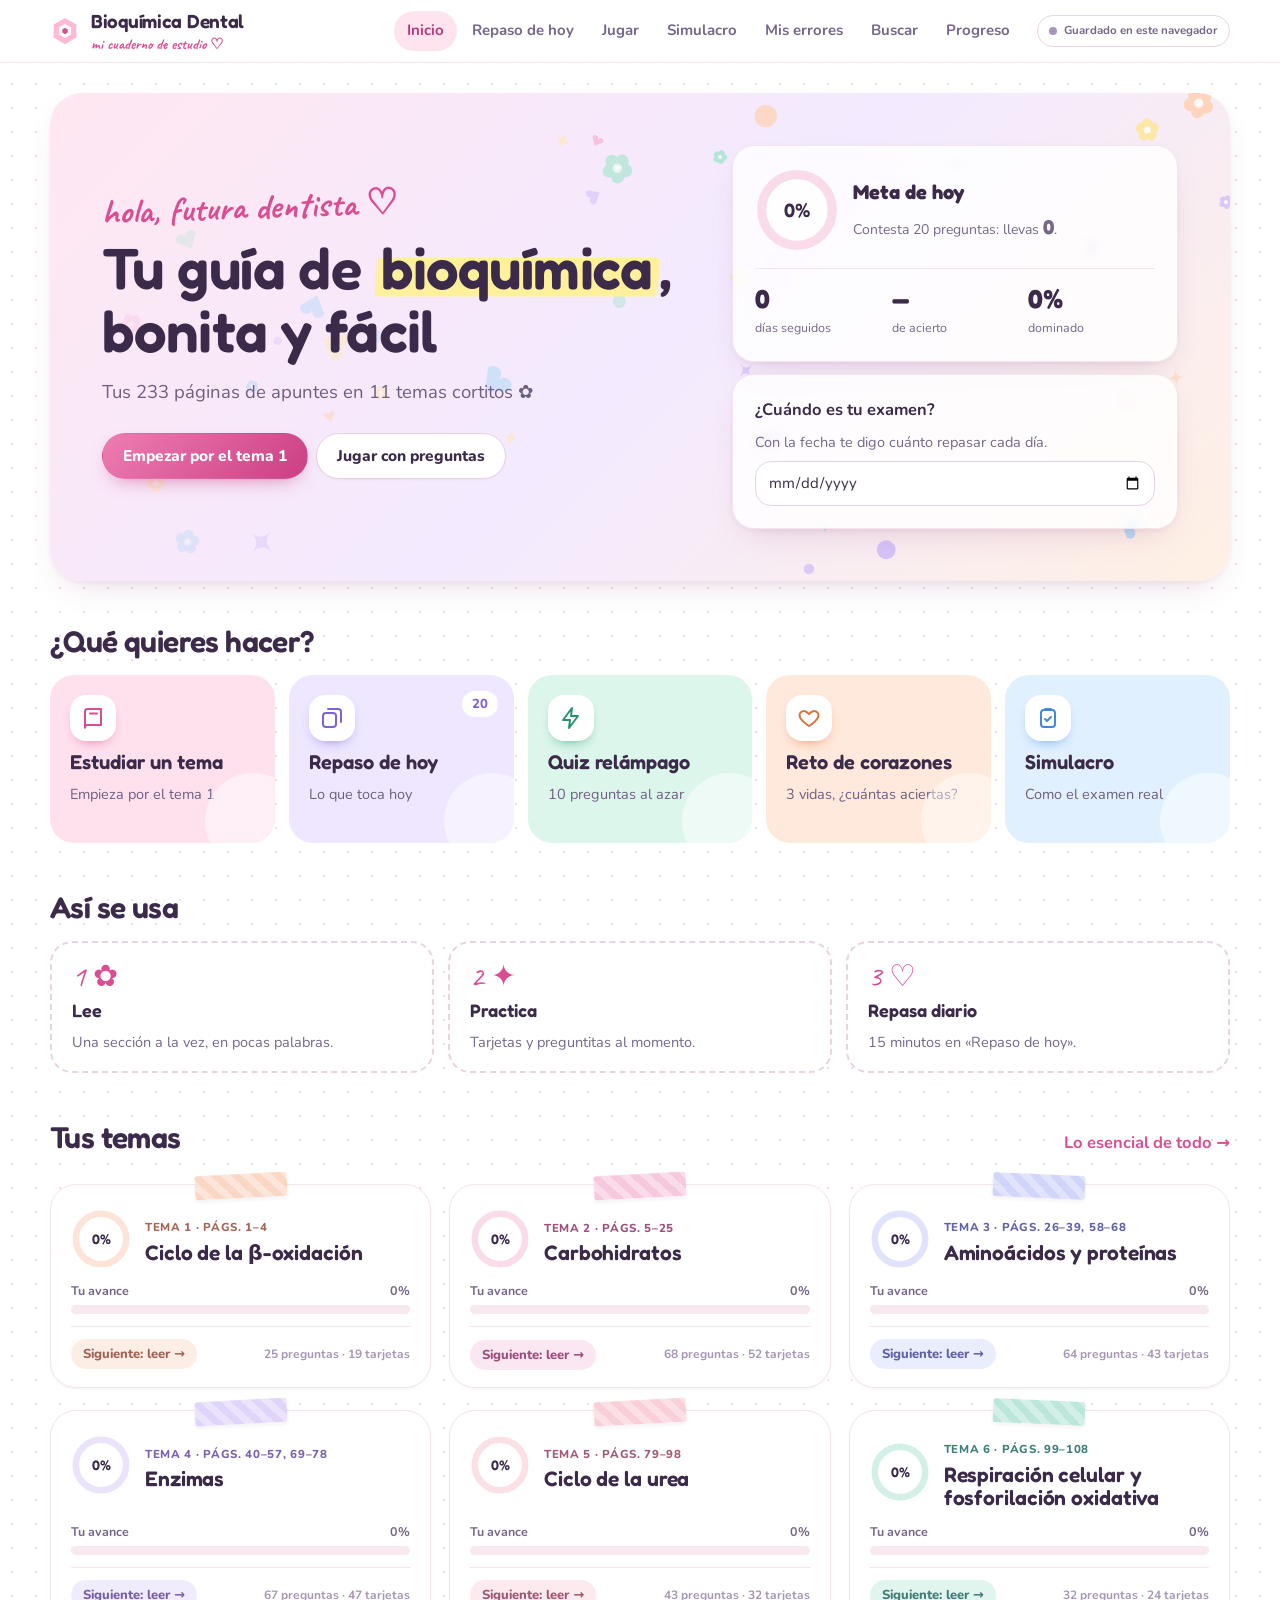
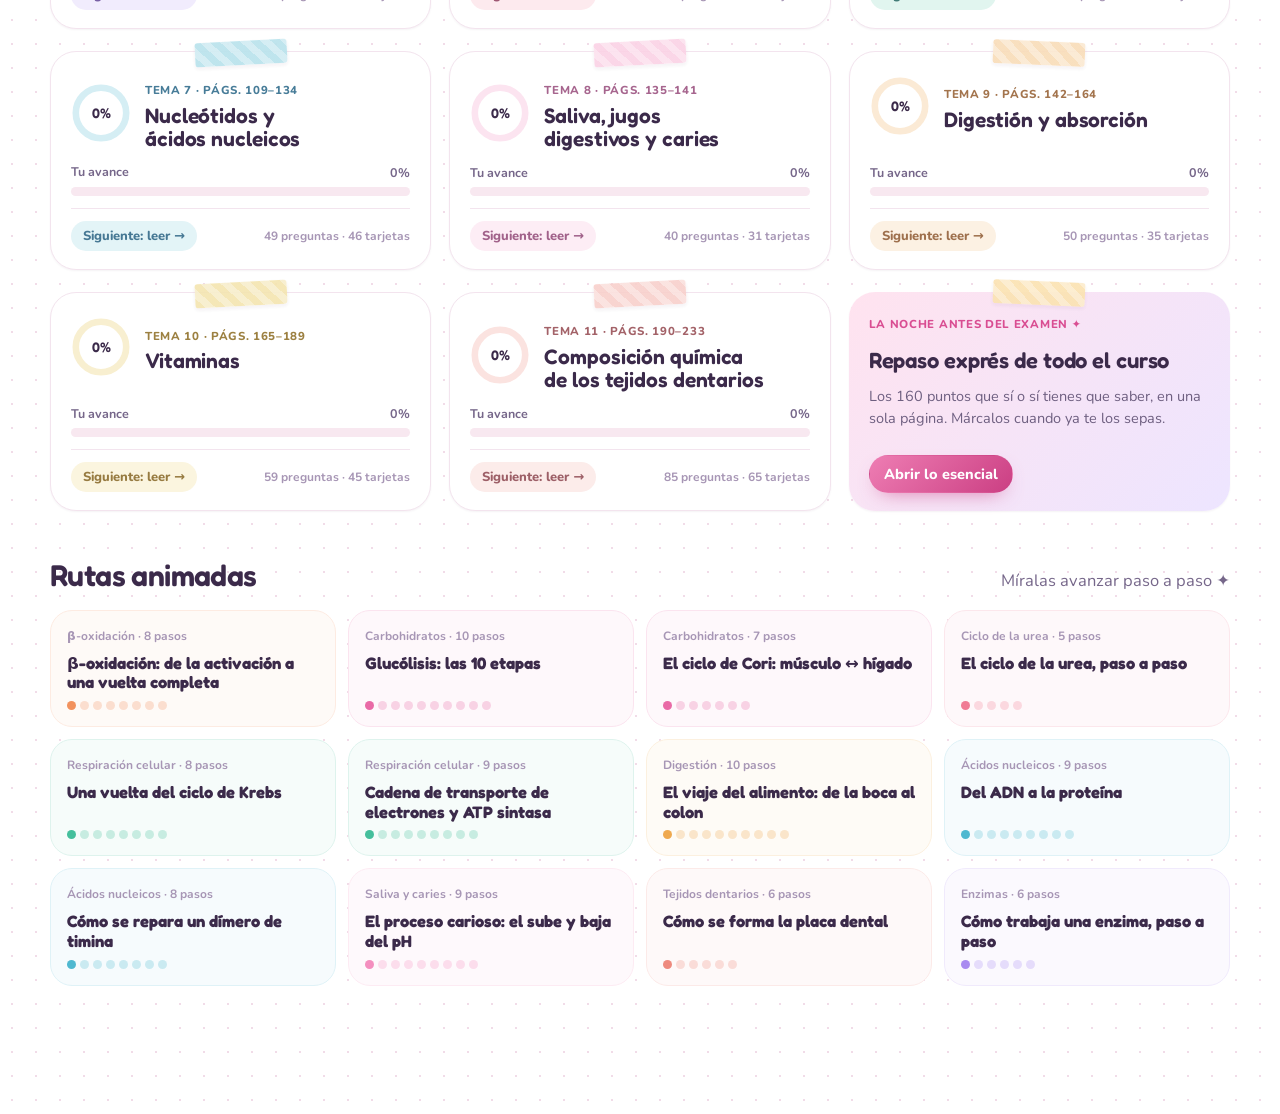
<file: index.html>
<!doctype html><html lang="es"><head><meta charset="utf-8"><meta name="viewport" content="width=device-width,initial-scale=1,viewport-fit=cover"><style>:root{color-scheme:light;padding-top:env(safe-area-inset-top);padding-bottom:env(safe-area-inset-bottom)}body{margin:0;font:14px system-ui,sans-serif}img{max-width:100%}[hidden]{display:none!important}</style></head><body><title>Guía de Bioquímica Dental</title>
<meta name="claude:viewport-fit-sides" content="cover">
<link rel="icon" href="data:,">
<link rel="preconnect" href="https://fonts.googleapis.com">
<link rel="preconnect" href="https://fonts.gstatic.com" crossorigin>
<link rel="stylesheet" href="https://fonts.googleapis.com/css2?family=Caveat:wght@500;700&family=Fredoka:wght@500;600;700&family=Nunito:ital,wght@0,400;0,600;0,700;0,800;1,400&display=swap">
<style>
/* Layout: estudio "cuaderno Pinterest" — hoja blanca con puntitos de bullet journal, barra superior suave,
   columna central de 1180px. Inicio = encabezado con figuras pastel flotando + accesos grandes + temas con cinta washi.
   Un tema = banda pastel de su color + camino Leer → Tarjetas → Quiz + pestañas fijas + columna de lectura.
   Detalles: cada tema lleva el tono pastel de la tinción que lo revela; las claves de examen son post-its amarillos;
   las notas a mano van en letra Caveat. Solo tema claro: la alumna pidió fondo blanco, pastel y girly. */
:root{
  --bg:#FFFFFF; --surface:#FFFFFF; --surface-2:#FFF5F9; --surface-3:#F8E8F0;
  --ink:#3B2A4A; --ink-2:#76678A; --ink-3:#A796B5; --line:#F3E4EE; --line-2:#E8D3E2;
  --accent:#D94D92; --accent-ink:#FFFFFF; --accent-soft:#FFE4F0; --accent-deep:#B93A7A;
  --lav:#9B7FE6; --lav-soft:#EFE8FF; --mint:#2FA889; --mint-soft:#DFF7EF; --peach:#F29A6B; --peach-soft:#FFEDE2; --sky:#5BA8E8; --sky-soft:#E3F1FF; --butter:#FFF1A8;
  --teal:#2A9A7E; --teal-soft:#DFF7EF;
  --mark:#FFEE9E; --mark-ink:#3B2A4A;
  --ok:#22966A; --ok-soft:#E1F7EC; --bad:#E0485A; --bad-soft:#FFE9EC; --warn:#B9770E; --warn-soft:#FFF3D9;
  --paper:#FFFFFF; --scrim:rgba(40,24,52,.9); --on-scrim:#FFF5FA;
  --dot:#F1DCE8;
  --shadow-sm:0 1px 2px rgba(91,48,90,.06);
  --shadow:0 2px 4px rgba(91,48,90,.05),0 14px 34px -16px rgba(150,70,130,.28);
  --shadow-lg:0 4px 8px rgba(91,48,90,.05),0 30px 60px -22px rgba(150,70,130,.38);
  --f-display:"Fredoka","Nunito","Segoe UI",system-ui,sans-serif;
  --f-body:"Nunito","Segoe UI",system-ui,-apple-system,sans-serif;
  --f-mono:"Nunito","Segoe UI",system-ui,sans-serif;
  --f-hand:"Caveat","Segoe Print","Comic Sans MS",cursive;
  --r:22px; --r-sm:14px;
  --tc:#D94D92;
  --ease:cubic-bezier(.2,.75,.2,1);
  color-scheme:light;
}
*,*::before,*::after{box-sizing:border-box}
html{scroll-padding-top:120px}
body{margin:0;background:var(--bg);color:var(--ink);font-family:var(--f-body);font-size:16px;line-height:1.55;-webkit-font-smoothing:antialiased;text-rendering:optimizeLegibility}
body::before{content:"";position:fixed;inset:0 0 auto;height:env(safe-area-inset-top,0px);z-index:30;background:var(--bg)}
a{color:inherit}
button{font:inherit;color:inherit}
h1,h2,h3,h4{font-family:var(--f-display);line-height:1.12;margin:0;text-wrap:balance;letter-spacing:-.015em;font-weight:700}
p{margin:0}
.mono{font-family:var(--f-mono);font-variant-numeric:tabular-nums}
.vh{position:absolute!important;width:1px;height:1px;overflow:hidden;clip:rect(0 0 0 0);white-space:nowrap}
:focus-visible{outline:2.5px solid var(--accent);outline-offset:2px;border-radius:6px}
.gutter{padding-left:max(16px,env(safe-area-inset-left,0px));padding-right:max(16px,env(safe-area-inset-right,0px))}
::selection{background:var(--mark);color:var(--mark-ink)}

/* ---------- motion ---------- */
@keyframes rise{from{transform:translateY(12px)}to{transform:none}}
@keyframes grow{from{transform:scaleX(0)}}
@keyframes hxup{from{transform:translateY(var(--d))}}
@keyframes pop{0%{transform:scale(1)}45%{transform:scale(1.03)}100%{transform:scale(1)}}
@keyframes shake{0%,100%{transform:translateX(0)}20%{transform:translateX(-7px)}40%{transform:translateX(6px)}60%{transform:translateX(-4px)}80%{transform:translateX(2px)}}
@keyframes drop{from{transform:translateY(-8px)}}
@keyframes pulse{0%{box-shadow:0 0 0 0 color-mix(in srgb,var(--tc) 45%,transparent)}100%{box-shadow:0 0 0 14px color-mix(in srgb,var(--tc) 0%,transparent)}}
@keyframes spin{to{transform:rotate(360deg)}}
.view{animation:rise .5s var(--ease) both}
.stagger > *{animation:rise .55s var(--ease) both;animation-delay:calc(var(--i,0) * 45ms)}
.bar.anim i{transform-origin:left center;animation:grow 1s var(--ease) both}
.hx-anim{animation:hxup 1.2s var(--ease) both}

/* ---------- top bar ---------- */
.topbar{position:sticky;top:env(safe-area-inset-top,0px);z-index:25;background:rgba(255,255,255,.92);backdrop-filter:saturate(1.6) blur(10px);-webkit-backdrop-filter:saturate(1.6) blur(10px);border-bottom:1px solid var(--line)}
.topbar-in{max-width:1212px;margin:0 auto;display:flex;align-items:center;gap:14px;height:62px}
.brand{display:flex;align-items:center;gap:11px;text-decoration:none;font-family:var(--f-display);font-weight:800;font-size:17.5px;letter-spacing:-.015em;min-width:0}
.brand svg{width:30px;height:30px;flex:none;transition:transform .5s var(--ease)}
.brand:hover svg{transform:rotate(60deg)}
.brand .b1{fill:var(--accent)} .brand .b2{fill:var(--bg)} .brand .b3{fill:var(--accent)}
.brand small{display:block;font-family:var(--f-mono);font-weight:400;font-size:10.5px;color:var(--ink-3);letter-spacing:.08em;text-transform:uppercase;margin-top:1px}
.topnav{display:flex;gap:2px;margin-left:auto}
.topnav a{text-decoration:none;padding:8px 13px;border-radius:999px;font-size:15px;color:var(--ink-2);font-weight:700;transition:background .2s,color .2s}
.topnav a:hover{color:var(--ink);background:var(--surface-2)}
.topnav a[aria-current="page"]{background:var(--ink);color:var(--bg)}
.sync{font-family:var(--f-mono);font-size:11.5px;color:var(--ink-2);display:flex;align-items:center;gap:7px;white-space:nowrap;text-decoration:none;padding:6px 11px;border-radius:999px;border:1px solid var(--line)}
.sync i{width:8px;height:8px;border-radius:50%;background:var(--ink-3);flex:none}
.sync.on i{background:var(--ok);animation:pulse 2s infinite;--tc:var(--ok)}
main{max-width:1212px;margin:0 auto;padding-block:30px 80px;min-height:70vh}
.botnav{display:none}
@media (max-width:900px){
  .topnav{display:none}
  .topbar-in{height:56px}
  .sync{display:none}
  .botnav{display:flex;position:fixed;left:0;right:0;bottom:0;z-index:25;background:rgba(255,255,255,.94);backdrop-filter:saturate(1.6) blur(10px);-webkit-backdrop-filter:saturate(1.6) blur(10px);border-top:1px solid var(--line);padding-bottom:env(safe-area-inset-bottom,0px);padding-left:max(6px,env(safe-area-inset-left,0px));padding-right:max(6px,env(safe-area-inset-right,0px))}
  .botnav a{flex:1;display:flex;flex-direction:column;align-items:center;gap:3px;padding:8px 2px 9px;text-decoration:none;font-size:11px;color:var(--ink-3);font-weight:700;position:relative}
  .botnav svg{width:23px;height:23px;fill:none;stroke:currentColor;stroke-width:1.9;stroke-linecap:round;stroke-linejoin:round;transition:transform .3s var(--ease)}
  .botnav a[aria-current="page"]{color:var(--accent)}
  .botnav a[aria-current="page"] svg{transform:translateY(-1px) scale(1.08)}
  .botnav a[aria-current="page"]::before{content:"";position:absolute;top:0;left:30%;right:30%;height:2.5px;border-radius:0 0 3px 3px;background:var(--accent)}
  main{padding-top:20px;padding-bottom:calc(104px + env(safe-area-inset-bottom,0px))}
}

/* ---------- basics ---------- */
.btn{display:inline-flex;align-items:center;justify-content:center;gap:8px;min-height:46px;padding:0 20px;border-radius:13px;border:1.5px solid transparent;background:var(--accent);color:var(--accent-ink);font-weight:700;text-decoration:none;cursor:pointer;font-size:15.5px;line-height:1.2;text-align:center;transition:transform .15s var(--ease),box-shadow .2s,background .2s;box-shadow:0 6px 16px -8px color-mix(in srgb,var(--accent) 70%,transparent)}
.btn:hover{transform:translateY(-1px);background:var(--accent-deep)}
.btn:active{transform:translateY(0) scale(.98)}
.btn[disabled]{opacity:.4;cursor:not-allowed;transform:none;box-shadow:none}
.btn-ghost{background:var(--surface);border-color:var(--line-2);color:var(--ink);box-shadow:var(--shadow-sm)}
.btn-ghost:hover{background:var(--surface-2);border-color:var(--ink-3)}
.btn-soft{background:var(--accent-soft);color:var(--accent);box-shadow:none}
.btn-soft:hover{background:color-mix(in srgb,var(--accent) 16%,white)}
.btn-dark{background:var(--ink);color:var(--bg);box-shadow:0 8px 18px -10px rgba(18,26,44,.6)}
.btn-dark:hover{background:#000}
.btn-tc{background:color-mix(in srgb,var(--tc) 26%,white);color:color-mix(in srgb,var(--tc) 50%,#3B2A4A);box-shadow:none}
.btn-tc:hover{background:color-mix(in srgb,var(--tc) 38%,white)}
.btn-sm{min-height:38px;padding:0 14px;font-size:14.5px;border-radius:11px}
.pill{font-family:var(--f-mono);font-size:12px;background:var(--accent-ink);color:var(--accent);padding:1px 8px;border-radius:999px;font-weight:500}
.linkbtn{background:none;border:0;padding:0;color:var(--accent);font-weight:700;cursor:pointer;text-decoration:underline;text-underline-offset:3px;text-decoration-thickness:1.5px;font-size:inherit;text-align:left}
.chip{display:inline-flex;align-items:center;gap:6px;font-size:12.5px;font-weight:700;padding:3px 10px;border-radius:999px;background:var(--surface-2);color:var(--ink-2);white-space:nowrap}
.chip.st-prog{background:var(--teal-soft);color:var(--teal)}
.chip.st-done{background:var(--ok-soft);color:var(--ok)}
.chip.st-weak{background:var(--warn-soft);color:var(--warn)}
.chip.st-ia{background:var(--accent-soft);color:var(--accent)}
.chip.tc{background:color-mix(in srgb,var(--tc) 11%,white);color:color-mix(in srgb,var(--tc) 58%,#3B2A4A)}
.eyebrow{font-family:var(--f-mono);font-size:11.5px;text-transform:uppercase;letter-spacing:.1em;color:var(--ink-3);margin:0 0 8px}
.lede{font-size:18.5px;color:var(--ink-2);max-width:58ch;line-height:1.55}
.row{display:flex;flex-wrap:wrap;gap:8px;align-items:center}
.panel{background:var(--surface);border:1px solid var(--line);border-radius:var(--r);padding:22px;box-shadow:var(--shadow-sm)}
.page-head{margin-bottom:28px;display:flex;flex-direction:column;gap:10px}
.page-head h1{font-size:clamp(32px,4.6vw,48px);font-weight:800;letter-spacing:-.025em}
.h2{font-size:25px;margin-bottom:12px}
.h3{font-size:19px;margin-bottom:10px}
.muted{color:var(--ink-2)}
.pg{font-family:var(--f-mono);font-size:12px;color:var(--ink-3);white-space:nowrap}
.bar{height:7px;border-radius:99px;background:var(--surface-3);overflow:hidden}
.bar i{display:block;height:100%;background:var(--accent);border-radius:99px}
.bar.teal i{background:var(--teal)}
.bar.ok i{background:var(--ok)}
.bar.tcb i{background:var(--tc)}
.empty{padding:34px 24px;border:1.5px dashed var(--line-2);border-radius:var(--r);text-align:center;display:flex;flex-direction:column;gap:12px;align-items:center;background:var(--surface-2)}
.inp{width:100%;font:inherit;font-size:16.5px;padding:12px 14px;border:1.5px solid var(--line-2);border-radius:12px;background:var(--surface);color:var(--ink);transition:border-color .2s,box-shadow .2s}
.inp:focus{outline:none;border-color:var(--accent);box-shadow:0 0 0 4px var(--accent-soft)}
textarea.inp{resize:vertical;line-height:1.5}
select.inp{cursor:pointer}

/* ---------- hexagon meter ---------- */
.hex{display:block;overflow:visible}
.hex .hx-bg{fill:var(--surface-2)}
.hex .hx-fill{fill:color-mix(in srgb,var(--tc) 22%,white)}
.hex .hx-top{stroke:var(--tc);stroke-width:3;fill:none}
.hex .hx-line{fill:none;stroke:var(--line-2);stroke-width:3}
.hex .hx-line.on{stroke:var(--tc)}
.hex text{fill:var(--ink);font-family:var(--f-mono);font-size:21px;font-weight:500}

/* ---------- home ---------- */
.hero{position:relative;border-radius:28px;overflow:hidden;background:var(--surface-2);border:1px solid var(--line);margin-bottom:44px;isolation:isolate}
.hero-cv{position:absolute;inset:0;width:100%;height:100%;z-index:-1;display:block}
.hero-in{display:grid;grid-template-columns:minmax(0,1.35fr) minmax(0,1fr);gap:28px;padding:clamp(24px,4.5vw,52px)}
.hero h1{font-size:clamp(34px,5.2vw,58px);font-weight:800;letter-spacing:-.03em;margin-bottom:16px;line-height:1.1}
.hero h1 em{font-style:normal;background:linear-gradient(100deg,transparent 0,var(--mark) 4px,var(--mark) calc(100% - 4px),transparent 100%) 0 78%/100% 62% no-repeat;padding:0 6px;border-radius:4px;box-decoration-break:clone;-webkit-box-decoration-break:clone}
.hero .lede{margin-bottom:26px}
.hero-l{display:flex;flex-direction:column;justify-content:center;min-width:0}
.hero-r{display:flex;flex-direction:column;gap:12px;min-width:0}
.hero .panel{background:rgba(255,255,255,.9);backdrop-filter:blur(6px);-webkit-backdrop-filter:blur(6px);box-shadow:var(--shadow)}
.glob{display:flex;gap:18px;align-items:center}
.glob .hex{width:100px;height:100px;flex:none}
.glob-t{display:flex;flex-direction:column;gap:4px;min-width:0}
.glob-t b{font-family:var(--f-display);font-size:20px}
.glob-t span{font-size:14px}
.stats3{display:grid;grid-template-columns:repeat(3,minmax(0,1fr));gap:10px;margin-top:16px;padding-top:16px;border-top:1px solid var(--line)}
.stat b{display:block;font-family:var(--f-display);font-size:26px;font-variant-numeric:tabular-nums;line-height:1.1}
.stat span{font-size:12.5px;color:var(--ink-2)}
.countdown{display:flex;flex-direction:column;gap:8px}
.countdown .big-n{font-family:var(--f-display);font-weight:800;font-size:34px;line-height:1;letter-spacing:-.02em}
.countdown .row .inp{width:auto;flex:1;min-width:150px;padding:9px 12px;font-size:15px}
@media (max-width:860px){.hero-in{grid-template-columns:1fr}.hero{border-radius:22px}}
@media (max-width:600px){.glob{gap:14px}.glob .hex{width:76px;height:76px}.glob-t b{font-size:18px}.glob-t span{font-size:13.5px}.hero .panel{padding:18px}.stat b{font-size:22px}}
.sec-head{display:flex;align-items:baseline;justify-content:space-between;gap:12px;flex-wrap:wrap;margin:0 0 16px}
.sec-head h2{font-size:clamp(24px,3vw,30px);letter-spacing:-.02em}
.sec-head a,.sec-head .linkbtn{color:var(--accent);font-weight:700;text-decoration:none}
.home-sec{margin-bottom:48px}
.resume{display:grid;grid-template-columns:auto minmax(0,1fr) auto;gap:18px;align-items:center;padding:18px 22px;border-radius:var(--r);background:color-mix(in srgb,var(--tc) 7%,white);border:1px solid color-mix(in srgb,var(--tc) 22%,white);margin-bottom:44px;text-decoration:none}
.resume .hex{width:58px;height:58px}
.resume b{display:block;font-family:var(--f-display);font-size:20px}
.resume > div > span{color:var(--ink-2);font-size:14.5px}

@media (max-width:600px){.resume{grid-template-columns:auto minmax(0,1fr)}.resume .btn{grid-column:1/-1}}
.tema-grid{display:grid;grid-template-columns:repeat(auto-fill,minmax(320px,1fr));gap:16px}
.tema-card{position:relative;display:flex;flex-direction:column;gap:12px;padding:20px;background:var(--surface);border:1px solid var(--line);border-radius:20px;text-decoration:none;transition:transform .25s var(--ease),box-shadow .25s,border-color .25s;box-shadow:var(--shadow-sm);overflow:hidden}
.tema-card::after{content:"";position:absolute;right:0;top:0;width:150px;height:120px;background:radial-gradient(circle,color-mix(in srgb,var(--tc) 45%,white) 1.7px,transparent 1.9px) 0 0/16px 16px;-webkit-mask-image:radial-gradient(circle at 100% 0,#000 10%,transparent 72%);mask-image:radial-gradient(circle at 100% 0,#000 10%,transparent 72%);z-index:0}
.tema-card:hover{transform:translateY(-4px);box-shadow:var(--shadow-lg);border-color:color-mix(in srgb,var(--tc) 35%,white)}

.tema-card > *{position:relative;z-index:1}
.tc-head{display:flex;gap:14px;align-items:center}
.tc-head .hex{width:60px;height:60px;flex:none}
.tc-num{font-family:var(--f-mono);font-size:11.5px;color:color-mix(in srgb,var(--tc) 58%,#3B2A4A);text-transform:uppercase;letter-spacing:.08em;font-weight:500}
.tema-card h3{font-size:20px;margin-top:2px}
.tema-card p.desc{color:var(--ink-2);font-size:14.5px;display:-webkit-box;-webkit-line-clamp:3;-webkit-box-orient:vertical;overflow:hidden}
.stain{display:inline-flex;align-items:center;gap:7px;font-family:var(--f-mono);font-size:11px;color:var(--ink-3);letter-spacing:.02em}
.stain i{width:10px;height:10px;border-radius:50%;background:var(--tc);box-shadow:0 0 0 3px color-mix(in srgb,var(--tc) 18%,white)}
.meters{display:grid;grid-template-columns:repeat(3,minmax(0,1fr));gap:12px;margin-top:auto}
.meter span{display:flex;justify-content:space-between;font-size:11.5px;color:var(--ink-2);margin-bottom:4px;gap:4px}
.tc-foot{display:flex;flex-wrap:wrap;row-gap:6px;justify-content:space-between;align-items:center;gap:8px;padding-top:12px;border-top:1px solid var(--line)}
.weak{display:grid;grid-template-columns:repeat(auto-fill,minmax(260px,1fr));gap:12px}
.weak-it{display:flex;flex-direction:column;gap:8px;padding:16px 18px;border-radius:var(--r);background:var(--warn-soft);border:1px solid color-mix(in srgb,var(--warn) 20%,white)}
.weak-it b{font-size:15.5px}
.weak-it .pg{color:var(--warn)}
.weak-it .row{margin-top:auto}
.ruta-strip{display:grid;grid-template-columns:repeat(auto-fill,minmax(230px,1fr));gap:12px}
.ruta-link{display:flex;flex-direction:column;gap:8px;padding:16px;border-radius:var(--r);border:1px solid color-mix(in srgb,var(--tc) 18%,white);background:color-mix(in srgb,var(--tc) 5%,white);text-decoration:none;cursor:pointer;text-align:left;transition:transform .25s var(--ease),box-shadow .25s,border-color .25s}
.ruta-link:hover{transform:translateY(-3px);box-shadow:var(--shadow);border-color:color-mix(in srgb,var(--tc) 40%,white)}
.ruta-link b{font-family:var(--f-display);font-size:16.5px;line-height:1.2}
.ruta-dots{display:flex;gap:4px;align-items:center;margin-top:auto}
.ruta-dots i{width:9px;height:9px;border-radius:50%;background:color-mix(in srgb,var(--tc) 30%,white)}
.ruta-dots i:first-child{background:var(--tc)}

.tema-card.express{background:var(--ink);border-color:var(--ink);color:var(--bg)}
.tema-card.express::after{filter:invert(1)}
.tema-card.express .tc-num{color:var(--mark)}
.tema-card.express h3{font-size:22px}
.tema-card.express p.desc{color:#C9CFDB;-webkit-line-clamp:5}
.tema-card.express:hover{border-color:var(--mark)}

/* ---------- topic ---------- */
.t-band{border-radius:24px;padding:clamp(20px,3.6vw,34px);background:color-mix(in srgb,var(--tc) 7%,white);border:1px solid color-mix(in srgb,var(--tc) 16%,white);display:grid;grid-template-columns:auto minmax(0,1fr);gap:22px;align-items:center;margin-bottom:6px;position:relative;overflow:hidden;isolation:isolate}
.t-band::after{content:"";position:absolute;right:0;top:0;bottom:0;width:48%;background:radial-gradient(circle,color-mix(in srgb,var(--tc) 45%,white) 1.7px,transparent 1.9px) 0 0/16px 16px;-webkit-mask-image:linear-gradient(90deg,transparent,#000 70%);mask-image:linear-gradient(90deg,transparent,#000 70%);z-index:-1}
.t-band .hex{width:96px;height:96px}
.t-band h1{font-size:clamp(28px,4.2vw,44px);font-weight:800;letter-spacing:-.025em}
.t-desc{color:var(--ink-2);margin-top:8px;max-width:72ch;font-size:16.5px}
.crumbs{font-family:var(--f-mono);font-size:11.5px;color:var(--ink-2);text-transform:uppercase;letter-spacing:.08em;display:flex;gap:8px;flex-wrap:wrap;margin-bottom:8px;align-items:center}
.crumbs a{text-decoration:none;color:color-mix(in srgb,var(--tc) 58%,#3B2A4A);font-weight:500}
.t-meta{display:flex;gap:8px;flex-wrap:wrap;margin-top:14px;align-items:center}
@media (max-width:600px){.t-band{grid-template-columns:1fr;gap:12px}.t-band .hex{width:70px;height:70px}}
.tabs{position:sticky;top:calc(env(safe-area-inset-top,0px) + 62px);z-index:15;background:rgba(255,255,255,.95);backdrop-filter:blur(8px);-webkit-backdrop-filter:blur(8px);display:flex;gap:4px;overflow-x:auto;border-bottom:1px solid var(--line);margin:0 0 28px;scrollbar-width:none;padding-top:10px}
@media (max-width:900px){.tabs{top:calc(env(safe-area-inset-top,0px) + 56px)}}
.tabs::-webkit-scrollbar{display:none}
.tabs a{flex:none;text-decoration:none;padding:10px 14px 12px;font-weight:700;color:var(--ink-2);border-bottom:3px solid transparent;margin-bottom:-1px;white-space:nowrap;transition:color .2s,border-color .2s}
.tabs a:hover{color:var(--ink)}
.tabs a[aria-current="page"]{color:var(--ink);border-bottom-color:var(--tc)}
.tabs .n{font-family:var(--f-mono);font-size:11px;color:var(--ink-3);margin-left:6px;font-weight:400;padding:1px 6px;border-radius:99px;background:var(--surface-2)}
.tabs a[aria-current="page"] .n{background:color-mix(in srgb,var(--tc) 12%,white);color:color-mix(in srgb,var(--tc) 58%,#3B2A4A)}
.pn{display:grid;grid-template-columns:1fr 1fr;gap:14px;margin-top:48px}
.pn a{display:flex;flex-direction:column;gap:3px;padding:16px 18px;border:1px solid var(--line);border-radius:var(--r);text-decoration:none;background:var(--surface);transition:transform .2s var(--ease),box-shadow .2s}
.pn a:hover{transform:translateY(-2px);box-shadow:var(--shadow)}
.pn a.nx{text-align:right;grid-column:2}
.pn small{font-family:var(--f-mono);font-size:11.5px;color:var(--ink-3);text-transform:uppercase;letter-spacing:.07em}

/* ---------- learn ---------- */
.learn{display:grid;grid-template-columns:272px minmax(0,1fr);gap:44px;align-items:start}
.toc{position:sticky;top:calc(env(safe-area-inset-top,0px) + 130px);max-height:calc(100vh - 150px);overflow:auto;padding:6px 4px 10px 0}
.toc summary{font-family:var(--f-mono);font-size:11.5px;text-transform:uppercase;letter-spacing:.09em;color:var(--ink-3);cursor:pointer;padding:4px 10px 10px;list-style:none}
.toc summary::-webkit-details-marker{display:none}
.toc ol{list-style:none;margin:0;padding:0;display:flex;flex-direction:column;gap:2px;position:relative}
.toc a{display:flex;gap:10px;align-items:baseline;padding:8px 10px;border-radius:10px;text-decoration:none;font-size:14.5px;color:var(--ink-2);cursor:pointer;line-height:1.35;transition:background .2s,color .2s}
.toc a:hover{background:var(--surface-2);color:var(--ink)}
.toc a.is-here{background:color-mix(in srgb,var(--tc) 9%,white);color:var(--ink);font-weight:700}
.toc .tn{font-family:var(--f-mono);font-size:11.5px;min-width:30px;flex:none;color:color-mix(in srgb,var(--tc) 58%,#3B2A4A)}
.toc a.is-read .tn{color:var(--ok)}
.toc a.is-read .tn::after{content:"✓";margin-left:3px}
.toc-prog{margin:12px 10px 0}
.toggle{display:flex;gap:10px;align-items:flex-start;margin-top:16px;padding:12px;border-radius:var(--r-sm);background:var(--surface-2);font-size:13.5px;cursor:pointer;line-height:1.4}
.toggle input{margin-top:2px;accent-color:var(--tc);width:17px;height:17px;flex:none}
.toggle b{display:block;font-size:14px}
.reading{max-width:74ch;min-width:0}
@media (max-width:980px){
  .learn{grid-template-columns:1fr;gap:22px}
  .toc{position:static;max-height:none;border:1px solid var(--line);border-radius:var(--r);padding:12px 8px;background:var(--surface)}
}
.lsec{padding-bottom:34px;border-bottom:1px solid var(--line);margin-bottom:38px;scroll-margin-top:8px}
.lsec:last-child{border-bottom:0}
.lsec .eyebrow{color:color-mix(in srgb,var(--tc) 58%,#3B2A4A)}
.lsec.flash-hl h2{background:color-mix(in srgb,var(--mark) 60%,white);border-radius:6px;box-shadow:0 0 0 6px color-mix(in srgb,var(--mark) 60%,white)}
.lsec h2{font-size:clamp(24px,2.8vw,31px);margin-bottom:18px;letter-spacing:-.02em;transition:background .6s}
.lsec .b-txt,.lsec .b-list li,.lsec .b-tip p,.lsec .b-clin p,.lsec .b-key p{font-size:17px;line-height:1.65}
.lsec .eyebrow{font-size:11.5px;line-height:1.4}
.b-txt{margin:0 0 16px}
.b-list{margin:0 0 18px;padding-left:22px;display:flex;flex-direction:column;gap:7px}
.b-list li::marker{color:var(--tc)}
.b-table{overflow-x:auto;margin:0 0 22px;border:1px solid var(--line);border-radius:var(--r-sm);background:var(--surface);box-shadow:var(--shadow-sm)}
.b-table table{border-collapse:collapse;width:100%;font-size:14.5px;min-width:0}
.b-table table:has(th:nth-child(4)){min-width:540px}
.b-table td{overflow-wrap:break-word;hyphens:auto}
.b-table th{background:color-mix(in srgb,var(--tc) 7%,white);text-align:left;font-weight:700;padding:10px 13px;border-bottom:1px solid var(--line);vertical-align:bottom}
.b-table td{padding:10px 13px;border-bottom:1px solid var(--line);vertical-align:top;font-variant-numeric:tabular-nums}
.b-table tbody tr:nth-child(even) td{background:var(--surface-2)}
.b-table tr:last-child td{border-bottom:0}
.b-table caption{caption-side:top;text-align:left;padding:10px 13px 0;font-weight:700}
.b-steps{margin:0 0 22px;background:var(--surface);border:1px solid var(--line);border-radius:var(--r);padding:20px 20px 8px;box-shadow:var(--shadow-sm)}
.b-steps-h{font-family:var(--f-display);font-weight:700;font-size:18.5px;margin:0 0 16px!important}
.b-steps ol{list-style:none;margin:0;padding:0}
.b-steps li{display:grid;grid-template-columns:34px minmax(0,1fr);gap:13px;position:relative;padding-bottom:16px}
.b-steps li:not(:last-child)::before{content:"";position:absolute;left:16px;top:36px;bottom:4px;width:2px;background:color-mix(in srgb,var(--tc) 25%,white)}
.st-n{width:34px;height:34px;border-radius:50%;background:color-mix(in srgb,var(--tc) 12%,white);color:color-mix(in srgb,var(--tc) 58%,#3B2A4A);font-family:var(--f-mono);font-weight:500;display:grid;place-items:center;font-size:13.5px}
.b-steps li b{display:block;margin-top:5px}
.b-steps li p{margin-top:2px;color:var(--ink-2);font-size:15.5px!important}
.b-lab{display:block;font-family:var(--f-mono);font-size:11px;text-transform:uppercase;letter-spacing:.1em;margin-bottom:6px;font-weight:500}
.b-key{margin:0 0 22px;padding-left:2px}
.b-key .b-lab{color:var(--warn)}
.hl{background:linear-gradient(100deg,transparent 0,var(--mark) 3px,var(--mark) calc(100% - 3px),transparent 100%);color:var(--mark-ink);box-decoration-break:clone;-webkit-box-decoration-break:clone;padding:1px 4px;font-weight:700;border-radius:3px}
.b-tip,.b-clin{margin:0 0 22px;padding:15px 18px;border-radius:var(--r-sm)}
.b-tip{background:var(--accent-soft)} .b-tip .b-lab{color:var(--accent)}
.b-clin{background:var(--teal-soft)} .b-clin .b-lab{color:var(--teal)}
.b-extra{display:inline-block;font-family:var(--f-mono);font-size:10.5px;color:var(--ink-2);border:1px dashed var(--ink-3);border-radius:6px;padding:1px 6px;margin-bottom:6px;letter-spacing:.03em}
.b-fig{margin:0 0 24px}
.fig-btn{display:block;width:100%;padding:0;border:1px solid var(--line);border-radius:var(--r-sm);overflow:hidden;background:var(--paper);cursor:zoom-in;transition:box-shadow .25s,transform .25s var(--ease)}
.fig-btn:hover{box-shadow:var(--shadow);transform:translateY(-2px)}
.fig-btn img{display:block;width:100%;height:auto}
.b-fig figcaption{font-size:14.5px;color:var(--ink-2);margin-top:9px;display:flex;gap:10px;justify-content:space-between;align-items:baseline}
strong.cz{background:var(--ink);color:transparent;border-radius:4px;cursor:pointer;user-select:none;transition:background .2s,color .2s;padding:0 3px}
strong.cz:hover{background:var(--ink-2)}
strong.cz.shown{background:var(--teal-soft);color:var(--teal)}
.sec-check{margin-top:26px;padding:18px 20px;border:1.5px dashed color-mix(in srgb,var(--tc) 35%,white);border-radius:var(--r);display:flex;flex-direction:column;gap:10px;background:color-mix(in srgb,var(--tc) 3%,white)}
.sec-check h3{font-size:17.5px}
.sec-check .muted{font-size:14.5px}

/* ---------- animated pathways ---------- */
.ruta{margin:0 0 26px;border:1px solid var(--line);border-radius:22px;background:var(--surface);box-shadow:var(--shadow);overflow:hidden}
.ruta-head{display:flex;justify-content:space-between;align-items:flex-start;gap:12px;flex-wrap:wrap;padding:18px 20px 6px}
.ruta-head h3{font-size:19px}
.ruta-head .eyebrow{margin-bottom:4px;color:color-mix(in srgb,var(--tc) 58%,#3B2A4A)}
.ruta-ctrl{display:flex;gap:6px;flex-wrap:wrap}
.ruta-ctrl button{display:inline-flex;align-items:center;gap:6px;padding:7px 12px;border-radius:999px;border:1.5px solid var(--line-2);background:var(--surface);cursor:pointer;font-size:13.5px;font-weight:700;transition:background .2s,border-color .2s}
.ruta-ctrl button:hover{border-color:var(--ink-3)}
.ruta-ctrl button[aria-pressed="true"]{background:var(--ink);border-color:var(--ink);color:var(--bg)}
.ruta-ctrl svg{width:12px;height:12px;fill:currentColor}
.ruta-zones{display:flex;gap:14px;flex-wrap:wrap;padding:4px 20px 0;font-size:12.5px;color:var(--ink-2)}
.ruta-zones span{display:inline-flex;align-items:center;gap:6px}
.ruta-zones i{width:12px;height:12px;border-radius:4px;border:1.5px solid var(--line-2)}
.ruta-zones i.z0{background:color-mix(in srgb,var(--tc) 16%,white);border-color:color-mix(in srgb,var(--tc) 40%,white)}
.ruta-zones i.z1{background:var(--surface-3)}
.ruta-zones i.z2{background:var(--teal-soft);border-color:color-mix(in srgb,var(--teal) 30%,white)}
.ruta-body{display:grid;grid-template-columns:1fr;gap:10px;align-items:center;padding:6px 6px 14px}
.cyc{position:relative;width:100%;max-width:660px;aspect-ratio:16/10;margin:8px auto 4px}
.cyc svg{position:absolute;inset:0;width:100%;height:100%;overflow:visible}
.cyc .trk{fill:none;stroke:var(--surface-3);stroke-width:12}
.cyc .trk-z0{fill:none;stroke:color-mix(in srgb,var(--tc) 24%,white);stroke-width:12}
.cyc .trk-z1{fill:none;stroke:var(--surface-3);stroke-width:12}
.cyc .trk-z2{fill:none;stroke:color-mix(in srgb,var(--teal) 26%,white);stroke-width:12}
.cyc .prog{fill:none;stroke:var(--tc);stroke-width:4;stroke-linecap:round;transition:stroke-dashoffset .7s var(--ease)}
.cyc .nlab{text-wrap:balance;position:absolute;font-size:12.5px;line-height:1.22;color:var(--ink-2);font-weight:700;pointer-events:none;transition:color .3s}
.cyc .nlab.on{color:var(--ink)}
@media (max-width:620px){.cyc{aspect-ratio:1.25}.cyc .nlab{display:none}}
.cyc .ctr{position:absolute;left:50%;top:50%;transform:translate(-50%,-50%);text-align:center;width:36%;display:flex;flex-direction:column;gap:2px;align-items:center}
.cyc .ctr b{font-family:var(--f-display);font-size:clamp(17px,3.4vw,24px);line-height:1.1;color:color-mix(in srgb,var(--tc) 58%,#3B2A4A)}
.cyc .ctr span{font-family:var(--f-mono);font-size:11px;color:var(--ink-3);text-transform:uppercase;letter-spacing:.08em}
.node{position:absolute;transform:translate(-50%,-50%);width:38px;height:38px;border-radius:50%;border:2px solid var(--line-2);background:var(--surface);display:grid;place-items:center;font-family:var(--f-mono);font-size:13px;font-weight:500;cursor:pointer;transition:transform .35s var(--ease),background .3s,border-color .3s,color .3s;z-index:2;padding:0}
.node:hover{border-color:var(--tc)}
.node.done{border-color:var(--tc);color:color-mix(in srgb,var(--tc) 58%,#3B2A4A);background:color-mix(in srgb,var(--tc) 10%,white)}
.node.on{background:var(--tc);border-color:var(--tc);color:#fff;transform:translate(-50%,-50%) scale(1.22);animation:pulse 1.6s infinite}
.trackL{position:relative;display:flex;gap:0;overflow-x:auto;padding:22px 14px 16px;scroll-behavior:smooth;scrollbar-width:thin}
.stepL{flex:0 0 auto;width:128px;display:flex;flex-direction:column;align-items:center;gap:9px;text-align:center;position:relative;cursor:pointer;background:none;border:0;padding:0 4px}
.stepL::before{content:"";position:absolute;top:19px;left:-50%;right:50%;height:3px;background:var(--surface-3);z-index:0;transition:background .4s}
.stepL:first-child::before{display:none}
.stepL.done::before,.stepL.on::before{background:var(--tc)}
.stepL .node{position:relative;transform:none;flex:none}
.stepL .node.on{transform:scale(1.18)}
.stepL span{font-size:12.5px;line-height:1.25;color:var(--ink-2);font-weight:700}
.stepL.on span{color:var(--ink)}
.stepL .z{font-family:var(--f-mono);font-size:10px;color:var(--ink-3);text-transform:uppercase;letter-spacing:.06em;font-weight:400}
.ruta-det{padding:18px 20px;border-radius:16px;background:color-mix(in srgb,var(--tc) 6%,white);margin:0 6px;display:flex;flex-direction:column;gap:10px;min-height:200px}
.ruta-det{margin:0 14px!important}
.ruta-det .rd-top{display:flex;align-items:center;gap:10px;flex-wrap:wrap}
.ruta-det h4{font-size:20px;letter-spacing:-.01em}
.ruta-det .hid{display:inline-flex;align-items:center;gap:8px;color:var(--ink-3)}
.rd-io{display:grid;grid-template-columns:auto minmax(0,1fr);gap:6px 10px;align-items:baseline;font-size:14.5px}
.rd-io .lab{font-family:var(--f-mono);font-size:11px;text-transform:uppercase;letter-spacing:.08em;color:var(--ink-3)}
.mol{display:inline-block;padding:2px 9px;border-radius:12px;background:var(--surface);border:1px solid var(--line-2);font-size:13.5px;margin:0 4px 4px 0;font-weight:700}
.mol.in{border-color:color-mix(in srgb,var(--teal) 40%,white);color:var(--teal)}
.mol.out{border-color:color-mix(in srgb,var(--tc) 45%,white);color:color-mix(in srgb,var(--tc) 58%,#3B2A4A)}
.ruta-det p{font-size:15.5px;line-height:1.55}
.ruta-nav{display:flex;align-items:center;justify-content:space-between;gap:10px;padding:12px 20px 16px}
.ruta-nav .btn,.ruta-nav .mono{white-space:nowrap}
.ruta-nav .mono{font-size:12.5px;color:var(--ink-2)}
.ruta-res{padding:14px 20px 18px;border-top:1px solid var(--line);font-size:15px;color:var(--ink-2)}
.ruta-res b{color:var(--ink)}
.rd-anim{animation:drop .35s var(--ease) both}

/* ---------- quiz ---------- */
.qz{display:flex;flex-direction:column;gap:14px}
.qz-top{display:flex;align-items:center;gap:14px;flex-wrap:wrap}
.qz-prog{flex:1;display:flex;align-items:center;gap:10px;min-width:160px}
.qz-prog .bar{flex:1}
.qz-prog .bar i{transition:width .4s var(--ease)}
.qz-timer{padding:4px 10px;border-radius:8px;background:var(--surface-2)}
.qz-timer.low{background:var(--bad-soft);color:var(--bad)}
.streak-n{display:inline-flex;align-items:center;gap:5px;font-family:var(--f-mono);font-size:12.5px;padding:3px 10px;border-radius:999px;background:var(--surface-2);color:var(--ink-2)}
.streak-n.hot{background:var(--mark);color:var(--mark-ink)}
.q-card{background:var(--surface);border:1px solid var(--line);border-radius:22px;padding:clamp(18px,3.2vw,30px);display:flex;flex-direction:column;gap:18px;box-shadow:var(--shadow)}
.q-card.enter{animation:rise .4s var(--ease) both}
.qz-mini .q-card{box-shadow:none;border-radius:var(--r)}
.q-meta{display:flex;flex-wrap:wrap;gap:6px;align-items:center}
.q-stem{text-wrap:pretty;font-family:var(--f-body);font-size:clamp(18.5px,2.3vw,22px);font-weight:700;line-height:1.42;letter-spacing:0}
.q-fig{max-width:640px;align-self:center}
.q-fig img{max-height:300px;width:auto;max-width:100%;margin:0 auto}
.blank{display:inline-block;min-width:96px;border-bottom:2.5px solid var(--tc);padding:0 4px;color:color-mix(in srgb,var(--tc) 58%,#3B2A4A);line-height:1.2}
.opts{display:flex;flex-direction:column;gap:10px}
.opt{display:flex;gap:13px;align-items:flex-start;text-align:left;padding:13px 15px;border:1.5px solid var(--line-2);border-radius:14px;background:var(--surface);cursor:pointer;font-size:16.5px;line-height:1.45;width:100%;transition:border-color .2s,background .2s,transform .15s var(--ease)}
.opt:hover:not([disabled]){border-color:var(--tc);background:color-mix(in srgb,var(--tc) 4%,white);transform:translateX(2px)}
.opt-k{flex:none;width:29px;height:29px;border-radius:9px;display:grid;place-items:center;font-family:var(--f-mono);font-size:13px;background:var(--surface-2);font-weight:500;margin-top:-1px;transition:background .2s,color .2s}
.opt.is-sel{border-color:var(--ink);background:var(--surface-2);box-shadow:0 0 0 3px var(--surface-3)}
.opt.is-sel .opt-k{background:var(--ink);color:#fff}
.opt.is-ok{border-color:var(--ok);background:var(--ok-soft)}
.opt.is-ok .opt-k{background:var(--ok);color:#fff}
.opt.is-bad{border-color:var(--bad);background:var(--bad-soft)}
.opt.is-bad .opt-k{background:var(--bad);color:#fff}
.opt.is-dim{opacity:.5}
.opt[disabled]{cursor:default}
.anim .opt.is-ok,.anim .ord-item.is-ok,.anim .rel-it.is-ok,.anim .inp.is-ok{animation:pop .4s var(--ease)}
.anim .opt.is-bad,.anim .inp.is-bad,.anim .ord-item.is-bad,.anim .rel-it.is-bad{animation:shake .42s ease}
.vf{display:grid;grid-template-columns:repeat(2,minmax(0,1fr))}
.vf .opt{justify-content:center;align-items:center;font-weight:700;font-size:17px;padding:16px}
.inp.is-ok{border-color:var(--ok);background:var(--ok-soft)}
.inp.is-bad{border-color:var(--bad);background:var(--bad-soft)}
.fill{display:flex;flex-direction:column;gap:8px;align-items:flex-start}
.hint{font-size:15px;color:var(--ink-2);background:var(--surface-2);padding:8px 12px;border-radius:9px}
.ord{display:grid;gap:16px}
.ord-lab{font-size:12px;color:var(--ink-3);font-weight:700;margin-bottom:8px;text-transform:uppercase;letter-spacing:.06em}
.ord-placed{list-style:none;margin:0;padding:0;display:flex;flex-direction:column;gap:7px}
.ord-item{width:100%;display:flex;gap:10px;align-items:flex-start;text-align:left;padding:11px 13px;border:1.5px solid var(--ink);background:var(--surface-2);border-radius:12px;cursor:pointer;font-size:15.5px;animation:rise .3s var(--ease) both}
.ord-item[disabled]{cursor:default}
.ord-slot{border:1.5px dashed var(--line-2);border-radius:12px;height:46px;background:var(--surface-2)}
.ord-n{font-family:var(--f-mono);font-size:12.5px;min-width:20px;color:var(--ink);font-weight:500;margin-top:2px}
.ord-pool{display:flex;flex-wrap:wrap;gap:8px}
.ord-chip{padding:10px 13px;border:1.5px solid var(--line-2);border-radius:12px;background:var(--surface);cursor:pointer;text-align:left;font-size:15.5px;box-shadow:var(--shadow-sm);transition:transform .15s var(--ease),border-color .2s}
.ord-chip:hover{border-color:var(--tc);transform:translateY(-2px)}
.ord-item.is-ok{border-color:var(--ok);background:var(--ok-soft)} .ord-item.is-ok .ord-n{color:var(--ok)}
.ord-item.is-bad{border-color:var(--bad);background:var(--bad-soft)} .ord-item.is-bad .ord-n{color:var(--bad)}
.rel{display:grid;grid-template-columns:minmax(0,1fr) minmax(0,1fr);gap:10px 12px}
.rel-col{display:flex;flex-direction:column;gap:8px;min-width:0}
.rel-it{display:flex;gap:8px;align-items:flex-start;text-align:left;padding:10px 11px;border:1.5px solid var(--line-2);border-radius:12px;background:var(--surface);cursor:pointer;font-size:15px;min-height:48px;line-height:1.35;width:100%;overflow-wrap:break-word;hyphens:auto;-webkit-hyphens:auto;transition:border-color .2s,background .2s,box-shadow .2s}
.rel-it:hover:not([disabled]){border-color:var(--tc)}
.rel-it.is-sel{border-color:var(--ink);background:var(--surface-2);box-shadow:0 0 0 3px var(--surface-3)}
.rel-it.is-paired{border-color:var(--teal);background:var(--teal-soft)}
.rel-it.is-ok{border-color:var(--ok);background:var(--ok-soft)}
.rel-it.is-bad{border-color:var(--bad);background:var(--bad-soft)}
.rel-it[disabled]{cursor:default}
.rel-it > span:last-child{min-width:0}
.rel-b{flex:none;min-width:24px;height:24px;border-radius:7px;display:grid;place-items:center;font-family:var(--f-mono);font-size:12px;background:var(--surface-2)}
.rel-it.is-paired .rel-b{background:var(--teal);color:#fff}
.rel-it.is-sel .rel-b{background:var(--ink);color:#fff}
.ord-help{font-size:13.5px;color:var(--ink-2)}
.fb{border-radius:16px;padding:16px 18px;display:flex;flex-direction:column;gap:9px;animation:drop .35s var(--ease) both}
.fb-ok{background:var(--ok-soft)} .fb-bad{background:var(--bad-soft)}
.fb-h{font-family:var(--f-display);font-weight:800;font-size:19px;display:flex;align-items:center;gap:8px}
.fb-h svg{width:22px;height:22px;flex:none}
.fb-ok .fb-h{color:var(--ok)} .fb-bad .fb-h{color:var(--bad)}
.fb-ans ol,.fb-ans ul,.item-b ol,.item-b ul{margin:6px 0 0;padding-left:22px}
.lab-ok{font-weight:700;color:var(--ok)} .lab-bad{font-weight:700;color:var(--bad)}
.fb-links{display:flex;flex-wrap:wrap;gap:16px;align-items:center;font-size:15px}
.ai-out{background:var(--surface);border-radius:12px;padding:13px 15px;font-size:15.5px;border:1px solid var(--line);line-height:1.6}
.thinking{color:var(--ink-2);font-style:italic}
.q-actions{display:flex;flex-wrap:wrap;gap:8px;justify-content:flex-end;align-items:center}
.q-actions .spacer{flex:1}
.kbd{font-family:var(--f-mono);font-size:11.5px;color:var(--ink-3)}
@media (pointer:coarse){.kbd{display:none}}
.palette{display:flex;flex-wrap:wrap;gap:5px}
.palette button{width:34px;height:34px;border-radius:9px;border:1.5px solid var(--line-2);background:var(--surface);font-family:var(--f-mono);font-size:12px;cursor:pointer;transition:transform .15s}
.palette button:hover{transform:translateY(-1px)}
.palette .ans{background:var(--teal-soft);border-color:var(--teal);color:var(--teal)}
.palette .cur{border-color:var(--ink);box-shadow:0 0 0 2px var(--surface-3)}
.palette .flg{border-style:dashed;border-color:var(--warn)}
.diff{display:inline-flex;gap:3px;align-items:center;margin-left:2px} .diff i{width:7px;height:7px;border-radius:50%;background:var(--line-2)} .diff i.on{background:var(--tc)}
.confirm{padding:15px 17px;border-radius:14px;background:var(--warn-soft);display:flex;flex-direction:column;gap:10px;animation:drop .3s var(--ease) both}
.res{display:flex;flex-direction:column;gap:18px}
.res-score{display:flex;gap:28px;align-items:center;flex-wrap:wrap}
.big{font-family:var(--f-display);font-size:60px;font-weight:800;line-height:1;font-variant-numeric:tabular-nums;letter-spacing:-.03em}
.big small{font-size:22px;color:var(--ink-3);font-weight:700}
.res-txt{display:flex;flex-direction:column;gap:4px;max-width:52ch}
.ring{width:110px;height:110px;flex:none}
.ring circle{fill:none;stroke-width:10}
.ring .r-bg{stroke:var(--surface-3)}
.ring .r-fg{stroke:var(--tc);stroke-linecap:round;transform:rotate(-90deg);transform-origin:50% 50%;transition:stroke-dashoffset 1.2s var(--ease)}
.ring text{font-family:var(--f-display);font-weight:800;font-size:24px;fill:var(--ink)}
.by{display:flex;flex-direction:column;gap:10px}
.by-row{display:grid;grid-template-columns:minmax(0,190px) minmax(0,1fr) 54px;gap:12px;align-items:center;font-size:15px}
.by-row a{text-decoration:none;font-weight:700;overflow:hidden;text-overflow:ellipsis;white-space:nowrap}
.by-row .mono{text-align:right;font-size:13px}
.res-list{display:flex;flex-direction:column;gap:8px}
details.item{background:var(--surface);border:1px solid var(--line);border-radius:14px;padding:13px 15px;transition:box-shadow .2s}
details.item[open]{box-shadow:var(--shadow)}
details.item summary{cursor:pointer;font-weight:700;line-height:1.45}
details.item[open] summary{margin-bottom:10px}
.item-b{display:flex;flex-direction:column;gap:8px;font-size:15.5px}
.mini-res{display:flex;flex-direction:column;gap:10px;padding:16px 18px;border-radius:14px;background:var(--surface);border:1px solid var(--line);animation:drop .3s var(--ease) both}

/* ---------- flashcards ---------- */
.flash-wrap{max-width:680px;margin:0 auto;display:flex;flex-direction:column;gap:14px;width:100%}
.flash{user-select:none;-webkit-user-select:none;perspective:1600px;cursor:pointer;outline-offset:4px;touch-action:pan-y;position:relative;transition:transform .35s var(--ease)}
.flash.dragging{transition:none}
.flash-inner{display:grid;transition:transform .6s var(--ease);transform-style:preserve-3d}
.flash.is-flipped .flash-inner{transform:rotateY(180deg)}
.flash-face{grid-area:1/1;backface-visibility:hidden;-webkit-backface-visibility:hidden;background:var(--surface);border:1px solid var(--line);border-radius:24px;padding:32px 28px;min-height:270px;display:flex;flex-direction:column;gap:14px;justify-content:center;box-shadow:var(--shadow-lg);position:relative;overflow:hidden}
.flash-face.front::after{content:"";position:absolute;right:0;top:0;width:170px;height:130px;background:radial-gradient(circle,color-mix(in srgb,var(--tc) 45%,white) 1.7px,transparent 1.9px) 0 0/16px 16px;-webkit-mask-image:radial-gradient(circle at 100% 0,#000 10%,transparent 72%);mask-image:radial-gradient(circle at 100% 0,#000 10%,transparent 72%);z-index:0}
.flash-face.back{transform:rotateY(180deg);border:2px solid var(--tc);background:color-mix(in srgb,var(--tc) 3%,white)}
.flash-face .fx{font-size:clamp(19.5px,2.6vw,24px);line-height:1.45;position:relative;z-index:1}
.flash-face.back .fx{font-size:clamp(17px,2.2vw,20px)}
.fl-lab{font-family:var(--f-mono);font-size:11px;letter-spacing:.1em;text-transform:uppercase;color:var(--ink-3);position:relative;z-index:1}
.flash-face.back .fl-lab{color:color-mix(in srgb,var(--tc) 58%,#3B2A4A)}
.fl-hint{font-size:13px;color:var(--ink-3);position:relative;z-index:1}
.swipe-tag{position:absolute;top:18px;padding:5px 12px;border-radius:999px;font-weight:800;font-size:14px;opacity:0;z-index:3;pointer-events:none;transition:opacity .15s}
.swipe-tag.l{left:18px;background:var(--bad-soft);color:var(--bad)}
.swipe-tag.r{right:18px;background:var(--ok-soft);color:var(--ok)}
.rate{display:grid;grid-template-columns:repeat(4,minmax(0,1fr));gap:8px;animation:drop .3s var(--ease) both}
.rate button{display:flex;flex-direction:column;align-items:center;gap:2px;padding:11px 4px;border-radius:13px;border:1.5px solid var(--line-2);background:var(--surface);cursor:pointer;font-weight:700;font-size:15px;transition:transform .15s var(--ease),background .2s}
.rate button:hover{transform:translateY(-2px)}
.rate button small{font-family:var(--f-mono);font-weight:400;font-size:11.5px;color:var(--ink-3)}
.rate .r0{border-color:color-mix(in srgb,var(--bad) 50%,white);color:var(--bad)} .rate .r0:hover{background:var(--bad-soft)}
.rate .r1{border-color:color-mix(in srgb,var(--warn) 50%,white);color:var(--warn)} .rate .r1:hover{background:var(--warn-soft)}
.rate .r2{border-color:color-mix(in srgb,var(--teal) 50%,white);color:var(--teal)} .rate .r2:hover{background:var(--teal-soft)}
.rate .r3{border-color:color-mix(in srgb,var(--ok) 50%,white);color:var(--ok)} .rate .r3:hover{background:var(--ok-soft)}

/* ---------- setup ---------- */
.setup{display:flex;flex-direction:column;gap:22px;max-width:800px}
.setup-sum{display:flex;flex-wrap:wrap;gap:8px}
.field{display:flex;flex-direction:column;gap:9px}
.field > .lab,.field > label{font-weight:700;font-size:14.5px}
.seg{display:flex;flex-wrap:wrap;gap:6px}
.seg button{padding:9px 14px;border-radius:999px;border:1.5px solid var(--line-2);background:var(--surface);cursor:pointer;font-size:14.5px;transition:border-color .2s,background .2s,color .2s}
.seg button:hover{border-color:var(--ink-3)}
.seg button[aria-pressed="true"]{border-color:var(--ink);background:var(--ink);color:var(--bg);font-weight:700}
.seg button .mono{font-size:11.5px;margin-left:5px;opacity:.75}

/* ---------- essentials, glossary ---------- */
.ess{list-style:none;margin:0;padding:0;display:flex;flex-direction:column;gap:8px;max-width:82ch}
.ess-it{display:flex;gap:13px;align-items:flex-start;width:100%;text-align:left;padding:13px 15px;border:1px solid var(--line);border-radius:14px;background:var(--surface);cursor:pointer;font-size:16px;line-height:1.5;transition:background .25s,border-color .25s,transform .15s var(--ease)}
.ess-it:hover{transform:translateX(3px)}
.ess-box{flex:none;width:23px;height:23px;border-radius:7px;border:2px solid var(--line-2);margin-top:1px;display:grid;place-items:center;transition:background .2s,border-color .2s}
.ess-it.on{background:var(--ok-soft);border-color:color-mix(in srgb,var(--ok) 40%,white)}
.ess-it.on .ess-box{background:var(--ok);border-color:var(--ok)}
.ess-it.on .ess-box::after{content:"";width:6px;height:11px;border:solid #fff;border-width:0 2.5px 2.5px 0;transform:rotate(45deg) translate(-1px,-1px)}
.warnbox{background:var(--warn-soft);border-radius:var(--r);padding:18px 20px;margin-top:28px;max-width:82ch;border:1px solid color-mix(in srgb,var(--warn) 18%,white)}
.warnbox h3{color:var(--warn);font-size:18px;margin-bottom:6px}
.warnbox ul{margin:10px 0 0;padding-left:20px;display:flex;flex-direction:column;gap:7px}
.gl{display:grid;grid-template-columns:repeat(auto-fill,minmax(300px,1fr));gap:10px}
.gl-it{padding:13px 15px;border:1px solid var(--line);border-radius:14px;background:var(--surface)}
.gl-it dt{font-weight:700;font-family:var(--f-display);font-size:17px;color:color-mix(in srgb,var(--tc) 58%,#3B2A4A)}
.gl-it dd{margin:4px 0 0;color:var(--ink-2);font-size:15px}
.ess-group{margin-bottom:38px}
.ess-group h2{font-size:23px;margin-bottom:12px;display:flex;gap:10px;align-items:center;flex-wrap:wrap}
.ess-group h2 a{text-decoration:none}

/* ---------- review, errors, exam, progress ---------- */
.cards3{display:grid;grid-template-columns:repeat(auto-fit,minmax(260px,1fr));gap:16px;margin-bottom:34px}
.rep-card{display:flex;flex-direction:column;gap:10px;align-items:flex-start;position:relative;overflow:hidden}
.rep-card::after{content:"";position:absolute;right:0;bottom:0;width:150px;height:110px;background:radial-gradient(circle,color-mix(in srgb,var(--tc) 45%,white) 1.7px,transparent 1.9px) 0 0/16px 16px;-webkit-mask-image:radial-gradient(circle at 100% 100%,#000 10%,transparent 72%);mask-image:radial-gradient(circle at 100% 100%,#000 10%,transparent 72%);z-index:0}
.rep-card > *{position:relative;z-index:1}
.rep-card .big{font-size:52px}
.rep-card p{color:var(--ink-2)}
.rep-card .big{color:var(--ink)} .rep-card .eyebrow{color:var(--ink-3)}
.rep-card .btn{margin-top:auto}
.tbl{overflow-x:auto;border:1px solid var(--line);border-radius:var(--r);background:var(--surface);box-shadow:var(--shadow-sm)}
.tbl table{border-collapse:collapse;width:100%;min-width:560px;font-size:15px}
.tbl th{text-align:left;font-size:11.5px;font-family:var(--f-mono);text-transform:uppercase;letter-spacing:.07em;color:var(--ink-3);padding:12px 15px;border-bottom:1px solid var(--line);font-weight:500;background:var(--surface-2)}
.tbl td{padding:12px 15px;border-bottom:1px solid var(--line);font-variant-numeric:tabular-nums}
.tbl tr:last-child td{border-bottom:0}
.tbl td a{font-weight:700;text-decoration:none}
.tbl td a:hover{color:var(--accent)}
.tdot{display:inline-block;width:9px;height:9px;border-radius:50%;background:var(--tc);margin-right:8px;vertical-align:1px}
.tbl .cellbar{display:flex;align-items:center;gap:8px;min-width:120px}
.tbl .cellbar .bar{flex:1}
.err-group{margin-bottom:32px}
.err-group .sec-head h2{font-size:21px;display:flex;align-items:center;gap:8px}
.chips-sel{display:flex;flex-wrap:wrap;gap:7px}
.chips-sel button{display:inline-flex;align-items:center;gap:7px;padding:8px 12px;border-radius:12px;border:1.5px solid var(--line-2);background:var(--surface);cursor:pointer;font-size:14.5px;text-align:left;transition:all .2s}
.chips-sel button i{width:9px;height:9px;border-radius:50%;background:var(--line-2);transition:background .2s}
.chips-sel button[aria-pressed="true"]{border-color:var(--tc);background:color-mix(in srgb,var(--tc) 9%,white);font-weight:700}
.chips-sel button[aria-pressed="true"] i{background:var(--tc)}
.chips-sel button .pg{margin-left:2px}
.switch{display:flex;gap:10px;align-items:center;cursor:pointer;font-size:15px}
.switch input{width:18px;height:18px;accent-color:var(--accent)}
.hist{display:flex;flex-direction:column}
.hist-row{display:grid;grid-template-columns:110px 70px minmax(0,1fr);gap:12px;align-items:center;font-size:14.5px;padding:10px 0;border-bottom:1px solid var(--line)}
.hist-row:last-child{border-bottom:0}
.heat{display:grid;grid-template-rows:repeat(7,20px);grid-auto-flow:column;grid-auto-columns:20px;gap:5px;overflow-x:auto;padding-bottom:4px}
.heat i{border-radius:4px;background:var(--surface-3)}
.heat i.l1{background:color-mix(in srgb,var(--accent) 22%,white)} .heat i.l2{background:color-mix(in srgb,var(--accent) 45%,white)} .heat i.l3{background:color-mix(in srgb,var(--accent) 72%,white)} .heat i.l4{background:var(--accent)}
.prog-grid{display:grid;grid-template-columns:repeat(auto-fit,minmax(160px,1fr));gap:12px;margin-bottom:28px}
.prog-grid .panel{padding:18px}
.prog-grid b{display:block;font-family:var(--f-display);font-size:30px;line-height:1.1;font-variant-numeric:tabular-nums;letter-spacing:-.02em}
.prog-grid span{font-size:13px;color:var(--ink-2)}
.two{display:grid;grid-template-columns:minmax(0,1fr) minmax(0,1fr);gap:16px;margin-top:22px}
@media (max-width:820px){.two{grid-template-columns:1fr}}
.io textarea{min-height:120px;font-family:var(--f-mono);font-size:12.5px}

/* ---------- search ---------- */
.search-box{position:sticky;top:calc(env(safe-area-inset-top,0px) + 62px);z-index:5;background:var(--bg);padding-block:8px 14px}
@media (max-width:900px){.search-box{top:calc(env(safe-area-inset-top,0px) + 56px)}}
.search-box .inp{font-size:18px;padding:15px 18px;border-radius:16px;box-shadow:var(--shadow-sm)}
.sr-group{margin:20px 0 9px;font-family:var(--f-mono);font-size:12px;letter-spacing:.02em;color:var(--ink-2);display:flex;align-items:center;gap:8px}
.sr{display:flex;flex-direction:column;gap:4px;padding:13px 15px;border:1px solid var(--line);border-radius:14px;background:var(--surface);margin-bottom:8px;cursor:pointer;text-align:left;width:100%;transition:border-color .2s,transform .15s var(--ease)}
.sr:hover{border-color:var(--tc);transform:translateX(3px)}
.sr b{font-size:16px}
.sr span{font-size:14.5px;color:var(--ink-2)}
.sr mark{background:var(--mark);color:var(--mark-ink);border-radius:3px;padding:0 2px}
.sugs{display:flex;flex-wrap:wrap;gap:7px}
.sugs button{padding:8px 13px;border-radius:999px;border:1px solid var(--line-2);background:var(--surface);cursor:pointer;font-size:14px;transition:all .2s}
.sugs button:hover{border-color:var(--accent);color:var(--accent);transform:translateY(-1px)}

/* ---------- tutor ---------- */
.tutor{display:flex;flex-direction:column;gap:22px;max-width:840px}
.chat-log{display:flex;flex-direction:column;gap:10px;max-height:540px;overflow:auto;padding:4px}
.msg{padding:12px 15px;border-radius:16px;max-width:88%;font-size:15.5px;line-height:1.58;animation:rise .3s var(--ease) both}
.msg.me{align-self:flex-end;background:var(--ink);color:var(--bg);border-bottom-right-radius:5px}
.msg.ai{align-self:flex-start;background:var(--surface-2);border-bottom-left-radius:5px}
.chat-in{display:flex;gap:8px;align-items:flex-end}
.chat-in textarea{flex:1;min-height:52px}
.fy-res{display:flex;flex-direction:column;gap:10px}
.fy-res ul{margin:4px 0 0;padding-left:20px}
.fy-score{display:flex;align-items:baseline;gap:10px}

/* ---------- overlays ---------- */
.toast{position:fixed;left:0;right:0;margin-inline:auto;width:max-content;pointer-events:none;bottom:calc(24px + env(safe-area-inset-bottom,0px));background:var(--ink);color:var(--bg);padding:11px 18px;border-radius:12px;font-weight:700;z-index:60;box-shadow:var(--shadow-lg);max-width:calc(100% - 32px);animation:rise .3s var(--ease) both}
@media (max-width:900px){.toast{bottom:calc(88px + env(safe-area-inset-bottom,0px))}}
.lightbox{position:fixed;inset:0;z-index:70;background:rgba(12,16,28,.95);backdrop-filter:blur(6px);-webkit-backdrop-filter:blur(6px);display:flex;flex-direction:column;align-items:center;justify-content:center;gap:12px;padding:calc(16px + env(safe-area-inset-top,0px)) max(16px,env(safe-area-inset-right,0px)) calc(16px + env(safe-area-inset-bottom,0px)) max(16px,env(safe-area-inset-left,0px));cursor:zoom-out}
.lightbox img{max-height:calc(100% - 60px);max-width:100%;object-fit:contain;background:var(--paper);border-radius:10px;animation:rise .3s var(--ease) both}
.lightbox p{color:var(--on-scrim);font-size:15px;text-align:center;max-width:70ch}
.fx-cv{position:fixed;inset:0;width:100%;height:100%;pointer-events:none;z-index:80}
.loading{padding:60px 0;color:var(--ink-2);display:flex;flex-direction:column;gap:14px}
.sk{height:16px;border-radius:8px;background:var(--surface-2)}
.spin{width:28px;height:28px;border:3px solid var(--surface-3);border-top-color:var(--accent);border-radius:50%;animation:spin .8s linear infinite}
@media (prefers-reduced-motion: reduce){
  *,*::before,*::after{animation-duration:.001ms!important;animation-iteration-count:1!important;transition-duration:.001ms!important}
  html{scroll-behavior:auto}
}

/* ---------- pulido tras QA ---------- */
.ruta-zones i{background:color-mix(in srgb,var(--zc) 22%,white)!important;border-color:color-mix(in srgb,var(--zc) 45%,white)!important}
.stepL .z{color:var(--zc,var(--ink-3));font-weight:500}
.field .row .linkbtn+.linkbtn{margin-left:12px}
.ess-group h2 .tdot{margin-right:0}
#q-search::-webkit-search-cancel-button{filter:grayscale(1) brightness(.6)}
@media (max-width:980px){
  .toc summary{display:flex;justify-content:space-between;align-items:center;gap:10px;padding-bottom:4px}
  .toc summary::after{content:"";flex:none;width:8px;height:8px;border:solid var(--ink-3);border-width:0 2px 2px 0;transform:rotate(45deg);transition:transform .2s;margin-right:6px}
  .toc[open] summary::after{transform:rotate(-135deg)}
}
@media (min-width:601px) and (max-width:860px){.hero-r{display:grid;grid-template-columns:1fr 1fr}}
@media (max-width:620px){
  .ruta{overflow:clip}
  .ruta-nav{position:sticky;bottom:calc(64px + env(safe-area-inset-bottom,0px));z-index:4;background:rgba(255,255,255,.95);backdrop-filter:blur(8px);-webkit-backdrop-filter:blur(8px);border-top:1px solid var(--line)}
  .ruta-det{min-height:0}
}
@media (max-width:600px){
  .hero .row .btn{flex:1 1 100%}
  .tabs{-webkit-mask-image:linear-gradient(90deg,#000 calc(100% - 36px),transparent);mask-image:linear-gradient(90deg,#000 calc(100% - 36px),transparent)}
  .tabs a{padding:10px 11px 12px;font-size:15px}
  .t-band{grid-template-columns:56px minmax(0,1fr);gap:12px;align-items:start}
  .t-band .hex{width:56px;height:56px}
  .t-desc{display:-webkit-box;-webkit-line-clamp:3;-webkit-box-orient:vertical;overflow:hidden;font-size:15.5px}
  .t-band .stain{display:none}
  .b-table th,.b-table td{padding:8px 10px;font-size:14px}
  .tbl td:first-child,.tbl th:first-child{position:sticky;left:0;z-index:1;background:var(--surface)}
  .tbl td:first-child{min-width:160px}
  .ruta-strip{grid-auto-flow:column;grid-auto-columns:78%;grid-template-columns:none;overflow-x:auto;scroll-snap-type:x mandatory;padding-bottom:6px}
  .ruta-link{scroll-snap-align:start}
  .by-row{grid-template-columns:minmax(0,1fr) 80px 40px;gap:10px}
  .hist-row{grid-template-columns:62px 40px minmax(0,1fr);gap:10px;font-size:14px}
  .prog-grid{grid-template-columns:repeat(2,minmax(0,1fr));gap:10px}
  .prog-grid .panel{padding:14px 16px}
  .prog-grid b{font-size:26px}
}
@media (max-width:480px){
  .qz-mini .rel,[data-host^="gl:"] .rel{grid-template-columns:1fr}
  .sec-check{padding:16px 14px}
}
@media (max-width:420px){
  .ruta-nav{padding:12px 14px 16px;gap:6px}
  .ruta-nav .btn{padding:0 11px}
  .ruta-nav .mono{font-size:11px}
}
@media (pointer:coarse){
  .palette button{width:40px;height:40px}
  .ruta-ctrl button{padding:9px 14px}
}

/* =================== capa girly / cuaderno pastel =================== */
body{background-color:#fff;background-image:radial-gradient(var(--dot) 1.15px,transparent 1.3px);background-size:24px 24px;font-size:16.5px}
h1,h2,h3,h4{font-weight:600;letter-spacing:-.005em}
.hand{font-family:var(--f-hand);font-weight:700;letter-spacing:0}
.eyebrow{font-family:var(--f-body);font-weight:800;letter-spacing:.12em;color:var(--ink-3)}
.mono{font-family:var(--f-body);font-weight:700}
.pg{font-family:var(--f-body);font-weight:700;color:var(--ink-3)}
.topbar{background:rgba(255,255,255,.86)}
.brand{font-family:var(--f-display);font-weight:600;font-size:19px}
.brand small{font-family:var(--f-hand);font-size:15px;letter-spacing:0;text-transform:none;color:var(--accent);font-weight:700;margin-top:-2px}
.brand .b1{fill:#FFB8D6} .brand .b2{fill:#fff} .brand .b3{fill:var(--accent)}
.topnav a[aria-current="page"]{background:var(--accent-soft);color:var(--accent-deep)}
.btn{border-radius:999px;background:linear-gradient(135deg,#EE7DB3,#CB3F83);box-shadow:0 8px 20px -10px rgba(203,63,131,.75);font-weight:800}
.btn:hover{background:linear-gradient(135deg,#E86AA6,#B9367A)}
.btn-ghost{background:#fff;border-color:var(--line-2);color:var(--ink);box-shadow:var(--shadow-sm)}
.btn-ghost:hover{background:var(--surface-2)}
.btn-soft{background:var(--accent-soft);color:var(--accent-deep)}
.btn-dark{background:var(--lav);color:#fff;box-shadow:0 8px 18px -10px rgba(155,127,230,.9)}
.btn-dark:hover{background:#8669D8}
.btn-sm{border-radius:999px}
.linkbtn{color:var(--accent-deep)}
.panel{border-radius:var(--r);border-color:var(--line);box-shadow:var(--shadow)}
.inp{border-radius:16px;border-color:var(--line-2)}
.inp:focus{border-color:var(--accent);box-shadow:0 0 0 4px var(--accent-soft)}
.chip{font-weight:800;background:var(--surface-3);color:var(--ink-2)}
.chip.st-prog{background:var(--lav-soft);color:#6B4FC9}
.chip.st-done{background:var(--mint-soft);color:#1E8466}
.chip.st-weak{background:var(--peach-soft);color:#B8572A}
.bar{height:9px;background:var(--surface-3)}
.bar i{background:linear-gradient(90deg,#F4A3C8,var(--accent))}
.bar.tcb i{background:linear-gradient(90deg,color-mix(in srgb,var(--tc) 55%,white),var(--tc))}
.sync{border-color:var(--line-2);font-family:var(--f-body);font-weight:700}

/* anillo de avance (reemplaza al hexágono) */
.hex .rg-bg{fill:rgba(255,255,255,.7);stroke:color-mix(in srgb,var(--tc) 24%,white);stroke-width:11}
.hex .rg-fg{fill:none;stroke:var(--tc);stroke-width:11;stroke-linecap:round;transform:rotate(-90deg);transform-origin:50% 50%}
.hex .rg-anim{animation:rgfill 1.3s var(--ease) both}
@keyframes rgfill{from{stroke-dashoffset:var(--c)}}
.hex text{font-family:var(--f-display);font-weight:600;font-size:23px;fill:var(--ink)}

/* encabezado del inicio */
.hero{background:linear-gradient(135deg,#FFE7F1 0%,#F3EAFF 52%,#FFF0E3 100%);border:0;border-radius:32px;box-shadow:var(--shadow)}
.hero h1{font-weight:600;line-height:1.08;letter-spacing:-.01em}
.hero h1 .hand{display:block;font-size:.62em;color:var(--accent);margin-bottom:6px;transform:rotate(-2deg);transform-origin:left;line-height:1}
.hero h1 em{background:linear-gradient(100deg,transparent 0,#FFF19B 6px,#FFF19B calc(100% - 6px),transparent 100%) 0 80%/100% 55% no-repeat}
.hero .panel{background:rgba(255,255,255,.82)}
.hero .lede{color:#6E5F80}

/* accesos grandes */
.acts{display:grid;grid-template-columns:repeat(auto-fit,minmax(190px,1fr));gap:14px;margin-bottom:44px}
.act{position:relative;display:flex;flex-direction:column;gap:10px;padding:20px;border-radius:24px;text-decoration:none;text-align:left;border:0;cursor:pointer;background:var(--ac-bg);color:var(--ink);transition:transform .25s var(--ease),box-shadow .25s;min-height:168px;overflow:hidden}
.act:hover{transform:translateY(-4px) rotate(-.4deg);box-shadow:var(--shadow-lg)}
.act .ico{width:46px;height:46px;border-radius:16px;display:grid;place-items:center;background:#fff;color:var(--ac);box-shadow:0 6px 14px -8px var(--ac)}
.act .ico svg{width:24px;height:24px;fill:none;stroke:currentColor;stroke-width:2;stroke-linecap:round;stroke-linejoin:round}
.act b{font-family:var(--f-display);font-weight:600;font-size:20px;line-height:1.15}
.act span.d{font-size:14.5px;color:#6E5F80;line-height:1.4}
.act .tag{position:absolute;top:16px;right:16px;font-weight:800;font-size:13px;padding:3px 10px;border-radius:999px;background:#fff;color:var(--ac)}
.act::after{content:"";position:absolute;right:-26px;bottom:-26px;width:96px;height:96px;border-radius:50%;background:rgba(255,255,255,.45)}
.act.pink{--ac:#D94D92;--ac-bg:#FFE1EE} .act.lav{--ac:#7F61D9;--ac-bg:#EEE7FF} .act.mint{--ac:#22966A;--ac-bg:#DDF6EC} .act.peach{--ac:#D9733F;--ac-bg:#FFE9DC} .act.sky{--ac:#3E8BD4;--ac-bg:#E1F0FF}

/* cómo funciona */
.how{display:grid;grid-template-columns:repeat(3,minmax(0,1fr));gap:14px;margin-bottom:44px}
.how div{background:#fff;border:2px dashed var(--line-2);border-radius:22px;padding:18px 20px;display:flex;flex-direction:column;gap:6px}
.how .n{font-family:var(--f-hand);font-size:30px;line-height:1;color:var(--accent)}
.how b{font-family:var(--f-display);font-weight:600;font-size:18px}
.how p{color:var(--ink-2);font-size:14.5px}
@media (max-width:700px){.how{grid-template-columns:1fr}}

/* meta de hoy */
.goal{display:flex;gap:14px;align-items:center}
.goal .hex{width:84px;height:84px;flex:none}

/* tarjetas de tema con cinta washi */
.tema-card{border-radius:26px;border:1px solid var(--line);padding:24px 20px 18px;overflow:visible;background:#fff}
.tema-card::before{content:"";position:absolute;top:-11px;left:50%;width:92px;height:24px;transform:translateX(-50%) rotate(-3deg);background:repeating-linear-gradient(45deg,color-mix(in srgb,var(--tc) 40%,white) 0 7px,color-mix(in srgb,var(--tc) 26%,white) 7px 14px);opacity:.9;border-radius:3px;z-index:2;box-shadow:0 2px 4px rgba(91,48,90,.08)}
.tema-card::after{display:none}
.tema-card:hover{transform:translateY(-5px) rotate(-.5deg);border-color:color-mix(in srgb,var(--tc) 45%,white)}
.tema-card:nth-child(even):hover{transform:translateY(-5px) rotate(.5deg)}
.tema-card:nth-child(3n)::before{transform:translateX(-50%) rotate(2.5deg)}
.tc-num{font-family:var(--f-body);font-weight:800;letter-spacing:.06em;color:color-mix(in srgb,var(--tc) 58%,#3B2A4A)}
.tema-card h3{font-weight:600;font-size:21px}
.stain{font-family:var(--f-body);font-weight:700;font-size:12px}
.next{display:inline-flex;align-items:center;gap:6px;font-weight:800;font-size:13px;padding:5px 12px;border-radius:999px;background:color-mix(in srgb,var(--tc) 16%,white);color:color-mix(in srgb,var(--tc) 55%,#3B2A4A)}
.tc-bar{display:flex;flex-direction:column;gap:5px;margin-top:auto}
.tc-bar span{display:flex;justify-content:space-between;font-size:12.5px;color:var(--ink-2);font-weight:700}
.tema-card.express{background:linear-gradient(135deg,#FFE3EF,#EDE5FF);border:0;color:var(--ink)}
.tema-card.express::before{--tc:#F5B83D}
.tema-card.express .tc-num{color:var(--accent)}
.tema-card.express p.desc{color:#6E5F80}

/* tema */
.t-band{border-radius:30px;background:linear-gradient(135deg,color-mix(in srgb,var(--tc) 16%,white),color-mix(in srgb,var(--tc) 6%,white));border:0;box-shadow:var(--shadow-sm)}
.t-band h1{font-weight:600}
.t-band .hand{font-size:24px;color:color-mix(in srgb,var(--tc) 58%,#3B2A4A);display:block;margin-bottom:2px;transform:rotate(-1.5deg);transform-origin:left}
.camino{display:grid;grid-template-columns:repeat(3,minmax(0,1fr));gap:10px;margin-top:18px}
.paso{position:relative;display:flex;gap:12px;align-items:center;padding:12px 14px;border-radius:18px;background:rgba(255,255,255,.75);text-decoration:none;border:2px solid transparent;transition:transform .2s var(--ease),border-color .2s}
.paso:hover{transform:translateY(-2px);border-color:color-mix(in srgb,var(--tc) 40%,white)}
.paso .pnum{flex:none;width:34px;height:34px;border-radius:50%;display:grid;place-items:center;font-family:var(--f-display);font-weight:600;background:color-mix(in srgb,var(--tc) 22%,white);color:color-mix(in srgb,var(--tc) 55%,#3B2A4A)}
.paso.hecho .pnum{background:var(--ok);color:#fff}
.paso.ahora{border-color:var(--tc);background:#fff}
.paso b{display:block;font-family:var(--f-display);font-weight:600;font-size:16.5px;line-height:1.1}
.paso small{font-size:12.5px;color:var(--ink-2);font-weight:700}
@media (max-width:600px){.camino{grid-template-columns:1fr}.paso{padding:9px 12px}}
.tabs{background:rgba(255,255,255,.94)}
.tabs a{font-weight:800}
.tabs a[aria-current="page"]{border-bottom-color:var(--tc);border-bottom-width:4px}

/* lectura */
.lsec h2{font-weight:600}
.b-key{background:#FFF4AE;padding:16px 18px 18px;border-radius:4px 4px 18px 4px;box-shadow:0 10px 18px -12px rgba(160,120,0,.55);transform:rotate(-.5deg);position:relative}
.b-key::before{content:"";position:absolute;top:-9px;left:24px;width:70px;height:20px;background:rgba(255,190,220,.75);transform:rotate(-4deg);border-radius:2px}
.b-key .b-lab{font-family:var(--f-hand);font-size:22px;text-transform:none;letter-spacing:0;color:#A06A00;font-weight:700}
.b-key .hl{background:none;padding:0;font-weight:700}
.b-tip{background:var(--accent-soft);border-radius:18px}
.b-tip .b-lab,.b-clin .b-lab{font-family:var(--f-hand);font-size:21px;text-transform:none;letter-spacing:0;font-weight:700}
.b-clin{background:var(--mint-soft);border-radius:18px}
.b-clin .b-lab{color:#1E8466}
.hl{background:linear-gradient(100deg,transparent 0,#FFF19B 3px,#FFF19B calc(100% - 3px),transparent 100%)}
.b-table{border-radius:18px}
.b-steps{border-radius:22px}
.fig-btn{border-radius:18px;box-shadow:var(--shadow-sm)}
.sec-check{border-radius:22px;border-color:color-mix(in srgb,var(--tc) 40%,white);background:color-mix(in srgb,var(--tc) 5%,white)}
.sec-check h3{font-weight:600}

/* preguntas */
.q-card{border-radius:28px}
.opt{border-radius:18px;font-weight:600}
.opt-k{border-radius:50%;font-family:var(--f-display);font-weight:600}
.opt:hover:not([disabled]){background:color-mix(in srgb,var(--tc) 7%,white)}
.opt.is-sel{border-color:var(--lav);background:var(--lav-soft);box-shadow:0 0 0 3px #F4EFFF}
.opt.is-sel .opt-k{background:var(--lav)}
.ord-item{border-color:var(--lav);background:var(--lav-soft);border-radius:16px}
.ord-n{color:#6B4FC9}
.rel-it{border-radius:16px}
.rel-it.is-sel{border-color:var(--lav);background:var(--lav-soft);box-shadow:0 0 0 3px #F4EFFF}
.rel-it.is-sel .rel-b{background:var(--lav)}
.fb{border-radius:22px}
.fb-h{font-family:var(--f-hand);font-size:27px;font-weight:700;letter-spacing:0}
.hearts{display:inline-flex;gap:3px;font-size:20px;line-height:1}
.hearts i{font-style:normal;color:#F06292;transition:transform .3s var(--ease)}
.hearts i.off{color:var(--line-2);transform:scale(.8)}
.scoreb{font-family:var(--f-display);font-weight:600;font-size:16px;padding:4px 12px;border-radius:999px;background:var(--butter)}
.flash-face{border-radius:30px}
.flash-face.back{border-color:color-mix(in srgb,var(--tc) 55%,white);background:color-mix(in srgb,var(--tc) 6%,white)}
.rate button{border-radius:18px}
.seg button{font-weight:700}
.seg button[aria-pressed="true"]{border-color:var(--accent);background:var(--accent-soft);color:var(--accent-deep)}
.big{font-family:var(--f-display);font-weight:600}
.ring .r-bg{stroke:var(--surface-3)}
.ring text{font-family:var(--f-display);font-weight:600}

/* inicio simple de quiz y tarjetas */
.start-card{display:flex;flex-direction:column;gap:14px;padding:26px;border-radius:28px;background:linear-gradient(135deg,color-mix(in srgb,var(--tc) 14%,white),#fff);border:1px solid color-mix(in srgb,var(--tc) 20%,white);max-width:780px}
.start-card h2{font-weight:600;font-size:26px}
.start-card .hand{font-size:22px;color:color-mix(in srgb,var(--tc) 58%,#3B2A4A)}
details.more{max-width:780px;border:1.5px dashed var(--line-2);border-radius:22px;padding:14px 18px;background:#fff}
details.more summary{cursor:pointer;font-weight:800;color:var(--ink-2)}
details.more[open] summary{margin-bottom:16px}

/* juegos */
.games{display:grid;grid-template-columns:repeat(auto-fit,minmax(240px,1fr));gap:16px;margin-bottom:28px}
.game{display:flex;flex-direction:column;gap:12px;padding:22px;border-radius:28px;background:var(--ac-bg);position:relative;overflow:hidden}
.game h3{font-weight:600;font-size:22px}
.game p{color:#6E5F80;font-size:15px}
.game .rec{font-family:var(--f-hand);font-size:22px;color:var(--ac)}
.game .btn{align-self:flex-start;margin-top:auto}
.game.pink{--ac:#D94D92;--ac-bg:#FFE1EE} .game.lav{--ac:#7F61D9;--ac-bg:#EEE7FF} .game.mint{--ac:#22966A;--ac-bg:#DDF6EC} .game.sky{--ac:#3E8BD4;--ac-bg:#E1F0FF}
.game .ico{width:52px;height:52px;border-radius:18px;display:grid;place-items:center;background:#fff;color:var(--ac)}
.game .ico svg{width:26px;height:26px;fill:none;stroke:currentColor;stroke-width:2;stroke-linecap:round;stroke-linejoin:round}
.game-sel{display:flex;gap:10px;align-items:center;flex-wrap:wrap;margin-bottom:22px}
.game-sel .inp{width:auto;min-width:240px}
.rec-new{font-family:var(--f-hand);font-size:28px;color:var(--accent)}

/* otros */
.tema-grid{gap:22px 18px;padding-top:12px}
.weak-it{border-radius:22px;background:var(--peach-soft);border:0}
.weak-it .pg{color:#B8572A}
.rep-card{border-radius:26px}
.rep-card::after{display:none}
.tbl{border-radius:22px}
.ess-it{border-radius:18px}
.ess-it.on{background:var(--mint-soft)}
.gl-it{border-radius:18px}
.msg.me{background:linear-gradient(135deg,#EE7DB3,#CB3F83)}
.toast{background:var(--ink);border-radius:999px;padding:11px 20px}
.ruta{border-radius:28px}
.ruta-det{border-radius:22px}
.mol{font-weight:800}
.empty{border-radius:26px;background:#fff}
.page-head h1{font-weight:600}
.page-head .hand{font-size:24px;color:var(--accent)}
.pn a{border-radius:22px}
.botnav a[aria-current="page"]{color:var(--accent-deep)}
.botnav a[aria-current="page"]::before{background:var(--accent);height:3px;border-radius:0 0 4px 4px}
@media (max-width:600px){
  .acts{grid-template-columns:repeat(2,minmax(0,1fr));gap:10px}
  .act{min-height:0;padding:16px;border-radius:22px;gap:8px}
  .act:first-child{grid-column:1/-1}
  .act b{font-size:17px}
  .act span.d{font-size:13px}
  .act .ico{width:40px;height:40px;border-radius:14px}
  .games{grid-template-columns:1fr}
}

/* =================== lectura tranquila: una sección a la vez =================== */
.focus{max-width:780px;margin:0 auto;display:flex;flex-direction:column;gap:18px}
.focus-top{display:flex;justify-content:space-between;align-items:center;gap:12px;flex-wrap:wrap}
.dots{display:flex;gap:8px;flex-wrap:wrap;align-items:center}
.dot{width:13px;height:13px;border-radius:50%;border:0;padding:0;background:var(--surface-3);cursor:pointer;transition:transform .25s var(--ease),background .25s}
.dot:hover{transform:scale(1.25)}
.dot.read{background:color-mix(in srgb,var(--tc) 45%,white)}
.dot.on{background:var(--tc);transform:scale(1.4);box-shadow:0 0 0 4px color-mix(in srgb,var(--tc) 18%,white)}
.focus-tools{display:flex;gap:8px;align-items:center;flex-wrap:wrap}
.pill-btn,.pill-sel{display:inline-flex;align-items:center;gap:6px;border:1.5px solid var(--line-2);background:#fff;border-radius:999px;padding:7px 13px;font:inherit;font-weight:800;font-size:13.5px;color:var(--ink-2);cursor:pointer}
.pill-sel{max-width:230px;text-overflow:ellipsis}
.pill-btn:hover,.pill-sel:hover{border-color:var(--accent);color:var(--accent-deep)}
.pill-btn svg{width:16px;height:16px}
.pill-btn[aria-pressed="true"]{background:var(--accent-soft);border-color:var(--accent);color:var(--accent-deep)}
.focus-card{background:#fff;border-radius:32px;padding:clamp(20px,4.5vw,40px);box-shadow:var(--shadow);border:1px solid var(--line);display:flex;flex-direction:column;gap:20px;animation:rise .45s var(--ease) both;scroll-margin-top:140px}
.focus-card > *{margin-bottom:0!important}
.focus-card h2{font-size:clamp(26px,3.8vw,36px);font-weight:600;line-height:1.15;margin-top:-6px}
.focus-card .eyebrow{margin:0;color:color-mix(in srgb,var(--tc) 58%,#3B2A4A)}
.poco{background:color-mix(in srgb,var(--tc) 11%,white);border-radius:26px;padding:18px 22px 22px}
.poco-h{display:flex;justify-content:space-between;align-items:center;gap:10px;flex-wrap:wrap;margin-bottom:8px}
.poco .hand{font-size:26px;color:color-mix(in srgb,var(--tc) 55%,#3B2A4A);line-height:1}
.poco ul{margin:0;padding:0;list-style:none;display:flex;flex-direction:column;gap:12px}
.poco li{position:relative;padding-left:28px;font-size:18px;line-height:1.5}
.poco li::before{content:"✿";position:absolute;left:2px;top:0;color:var(--tc);font-size:17px}
.poco li strong:not(.cz){background:linear-gradient(transparent 58%,color-mix(in srgb,var(--tc) 32%,white) 58%);padding:0 2px}
.imagina{margin-top:16px;padding:13px 16px;border-radius:18px;background:#fff;font-size:16.5px;line-height:1.5}
.imagina b{font-family:var(--f-hand);font-size:23px;color:var(--accent);font-weight:700;margin-right:4px}
details.detalle{border:2px dashed var(--line-2);border-radius:24px;background:#fff;transition:border-color .2s}
details.detalle[open]{border-style:solid;border-color:var(--line)}
details.detalle summary{cursor:pointer;list-style:none;padding:16px 20px;display:flex;flex-direction:column;gap:2px;border-radius:24px}
details.detalle summary:hover{background:var(--surface-2)}
details.detalle summary::-webkit-details-marker{display:none}
details.detalle summary span{font-family:var(--f-display);font-weight:600;font-size:18.5px;color:var(--accent-deep)}
details.detalle summary span::after{content:"  ↓";font-size:15px}
details.detalle[open] summary span::after{content:"  ↑"}
details.detalle summary small{color:var(--ink-3);font-weight:700;font-size:13px}
.detalle-in{padding:6px 20px 22px;animation:drop .3s var(--ease) both}
.focus-card .b-txt,.detalle-in .b-txt,.focus-card .b-list li{font-size:17px;line-height:1.75}
.focus-card .sec-check{margin-top:0}
.focus-nav{display:flex;justify-content:space-between;gap:10px;align-items:center}
@media (max-width:600px){
  .focus-top{flex-direction:column;align-items:flex-start}
  .pill-sel{max-width:100%;flex:1}
  .focus-tools{width:100%}
  .focus-nav{position:sticky;bottom:calc(64px + env(safe-area-inset-bottom,0px));background:rgba(255,255,255,.94);backdrop-filter:blur(8px);-webkit-backdrop-filter:blur(8px);padding:10px 0;z-index:6}
  .focus-nav .btn{flex:1;padding:0 12px}
  .poco{padding:16px 16px 18px}
  .poco li{font-size:17px}
}
.tema-card p.desc{-webkit-line-clamp:2}
.t-desc{display:-webkit-box;-webkit-line-clamp:2;-webkit-box-orient:vertical;overflow:hidden}

/* =================== polaroids con los esquemas del cuaderno =================== */
.polaroid{margin:4px 0 0;align-self:center;width:min(560px,100%);background:#fff;padding:12px 12px 10px;border-radius:6px;box-shadow:0 16px 32px -16px rgba(120,60,110,.5),0 2px 6px rgba(91,48,90,.08);transform:rotate(-1.2deg);position:relative;transition:transform .35s var(--ease)}
.polaroid:hover{transform:rotate(0) scale(1.015)}
.polaroid::before{content:"";position:absolute;top:-12px;left:50%;width:96px;height:26px;transform:translateX(-50%) rotate(2deg);background:repeating-linear-gradient(45deg,color-mix(in srgb,var(--tc) 40%,white) 0 7px,color-mix(in srgb,var(--tc) 24%,white) 7px 14px);opacity:.9;border-radius:3px;z-index:2}
.pol-btn{display:block;width:100%;padding:0;border:0;background:var(--paper);cursor:zoom-in;border-radius:3px;overflow:hidden}
.pol-btn img{display:block;width:100%;height:auto;max-height:430px;object-fit:contain;background:#fff}
.polaroid figcaption{display:flex;justify-content:space-between;align-items:baseline;gap:10px;margin-top:9px;padding:0 4px}
.polaroid figcaption .hand{font-size:23px;line-height:1.1;color:var(--ink-2)}
.polaroid figcaption .pg{flex:none}
.lb-full{border:0;border-radius:999px;background:#fff;color:var(--accent-deep);font:inherit;font-weight:800;padding:9px 18px;cursor:pointer;box-shadow:var(--shadow)}
.lb-full:hover{background:var(--accent-soft)}
@media (max-width:600px){.polaroid{transform:rotate(-.8deg);padding:9px 9px 8px}.polaroid figcaption .hand{font-size:20px}}
</style>

<header class="topbar">
  <div class="topbar-in gutter">
    <a class="brand" href="#inicio" aria-label="Inicio">
      <svg viewBox="0 0 32 32" aria-hidden="true"><polygon class="b1" points="16,2 28.1,9 28.1,23 16,30 3.9,23 3.9,9"/><polygon class="b2" points="16,8.5 22.5,12.25 22.5,19.75 16,23.5 9.5,19.75 9.5,12.25"/><polygon class="b3" points="16,12.6 18.9,14.3 18.9,17.7 16,19.4 13.1,17.7 13.1,14.3"/></svg>
      <span>Bioquímica Dental<small>mi cuaderno de estudio ♡</small></span>
    </a>
    <nav class="topnav" aria-label="Principal">
      <a href="#inicio" data-nav="inicio">Inicio</a>
      <a href="#repaso" data-nav="repaso">Repaso de hoy</a>
      <a href="#jugar" data-nav="jugar">Jugar</a>
      <a href="#examen" data-nav="examen">Simulacro</a>
      <a href="#errores" data-nav="errores">Mis errores</a>
      <a href="#buscar" data-nav="buscar">Buscar</a>
      <a href="#progreso" data-nav="progreso">Progreso</a>
    </nav>
    <a class="sync" id="sync" href="#progreso" title="Dónde se guarda tu avance"><i></i><span>Guardado en este navegador</span></a>
  </div>
</header>

<main id="main" class="gutter">
  <div class="loading" aria-live="polite">
    <p>Cargando la guía…</p>
    <div class="sk" style="width:60%"></div><div class="sk" style="width:85%"></div><div class="sk" style="width:40%"></div>
  </div>
</main>

<nav class="botnav" aria-label="Principal">
  <a href="#inicio" data-nav="inicio"><svg viewBox="0 0 24 24"><path d="M3 11l9-7 9 7v9a1 1 0 0 1-1 1h-5v-6h-6v6H4a1 1 0 0 1-1-1z"/></svg>Inicio</a>
  <a href="#repaso" data-nav="repaso"><svg viewBox="0 0 24 24"><rect x="3" y="7" width="14" height="14" rx="2"/><path d="M7 3h12a2 2 0 0 1 2 2v12"/></svg>Repaso</a>
  <a href="#jugar" data-nav="jugar"><svg viewBox="0 0 24 24"><path d="M12 20s-7-4.4-9-8.6C1.6 8.3 3.5 5 6.8 5c2 0 3.4 1.2 5.2 3 1.8-1.8 3.2-3 5.2-3 3.3 0 5.2 3.3 3.8 6.4C19 15.6 12 20 12 20z"/></svg>Jugar</a>
  <a href="#errores" data-nav="errores"><svg viewBox="0 0 24 24"><circle cx="12" cy="12" r="9"/><path d="M12 7v6M12 16.5v.5"/></svg>Errores</a>
  <a href="#buscar" data-nav="buscar"><svg viewBox="0 0 24 24"><circle cx="11" cy="11" r="7"/><path d="M20 20l-4-4"/></svg>Buscar</a>
  <a href="#progreso" data-nav="progreso"><svg viewBox="0 0 24 24"><path d="M4 20V11M10 20V5M16 20v-6M22 20H2"/></svg>Progreso</a>
</nav>

<div id="lightbox" class="lightbox" hidden data-action="lb-close"><img alt=""><p></p><button class="lb-full" data-action="lb-full" hidden>Ver la página completa</button></div>
<div id="toast" class="toast" hidden role="status"></div>

<script>
(function(){
'use strict';
/* ================= utilidades ================= */
const $=(s,r=document)=>r.querySelector(s);
const $$=(s,r=document)=>Array.from(r.querySelectorAll(s));
const esc=s=>String(s==null?'':s).replace(/[&<>"']/g,c=>({'&':'&amp;','<':'&lt;','>':'&gt;','"':'&quot;',"'":'&#39;'}[c]));
const DAY=864e5, NOW=()=>Date.now();
const pad3=n=>String(n).padStart(3,'0');
const figSrc=(n,full)=>'fig/p'+pad3(n)+(!full&&S.figc&&S.figc[n]?'-c':'')+'.jpg';
const pct=x=>Math.round((x||0)*100)+'%';
const today=()=>new Date().toLocaleDateString('en-CA');
function shuffle(a){a=a.slice();for(let i=a.length-1;i>0;i--){const j=Math.floor(Math.random()*(i+1));[a[i],a[j]]=[a[j],a[i]];}return a;}
function md(s,cloze){
  let h=esc(s);
  h=h.replace(/\*\*(.+?)\*\*/g,(m,a)=>cloze?'<strong class="cz" tabindex="0" title="Toca para mostrar">'+a+'</strong>':'<strong>'+a+'</strong>');
  h=h.replace(/(^|[\s(¿¡"“])\*(?!\s)([^*]+?)\*(?=[\s.,;:)?!"”]|$)/g,'$1<em>$2</em>');
  return h.replace(/\n/g,'<br>');
}
const plain=s=>String(s||'').replace(/\*\*/g,'').replace(/\*/g,'');
const SUP={'⁰':'0','¹':'1','²':'2','³':'3','⁴':'4','⁵':'5','⁶':'6','⁷':'7','⁸':'8','⁹':'9','⁺':' ','⁻':' '};
function canon(s){
  s=String(s||'').toLowerCase()
    .replace(/[₀-₉]/g,d=>String(d.charCodeAt(0)-8320))
    .replace(/[⁰¹²³⁴-⁹⁺⁻]/g,d=>SUP[d]||' ')
    .replace(/β/g,'beta').replace(/α/g,'alfa').replace(/γ/g,'gamma').replace(/δ/g,'delta').replace(/ω/g,'omega').replace(/alpha/g,'alfa');
  s=s.normalize('NFD').replace(/[̀-ͯ]/g,'').replace(/[^a-z0-9]+/g,' ').trim();
  return s.replace(/^(el|la|los|las|un|una|unos|unas|al|del|de) /,'');
}
const strip=s=>String(s||'').normalize('NFD').replace(/[̀-ͯ]/g,'').toLowerCase();
function lev(a,b){if(a===b)return 0;const m=a.length,n=b.length;if(!m)return n;if(!n)return m;let p=Array.from({length:n+1},(_,i)=>i);for(let i=1;i<=m;i++){const c=[i];for(let j=1;j<=n;j++)c[j]=Math.min(p[j]+1,c[j-1]+1,p[j-1]+(a[i-1]===b[j-1]?0:1));p=c;}return p[n];}
/* Vocabulario del curso: si lo escrito es OTRA palabra real (reversible/irreversible, lactosa/lactasa),
   no se perdona como error de dedo. */
let VOC=null;
function vocab(){
  if(VOC)return VOC;VOC=new Set();
  const add=s=>canon(s).split(' ').forEach(w=>{if(w.length>=4)VOC.add(w);});
  Object.values(S.sec).forEach(s=>add(s.titulo+' '+s.txt));
  S.temas.forEach(t=>{(t.glosario||[]).forEach(g=>add(g.termino+' '+g.definicion));t.tarjetas.forEach(c=>add(c.frente+' '+c.reverso));t.preguntas.forEach(q=>add(q.enunciado+' '+(q.opciones||[]).join(' ')+' '+(q.respuestas||[]).join(' ')));});
  return VOC;
}
function matchFill(resp,answers){
  const r=canon(resp); if(!r) return 0;
  for(const a of answers) if(r===canon(a)) return 2;
  const rw=r.split(' ');
  for(const a of answers){
    const c=canon(a);if(c.length<5||lev(r,c)>(c.length>=11?2:1))continue;
    if(r.slice(0,2)!==c.slice(0,2))continue;
    const cw=c.split(' ');
    // cada palabra distinta de la respuesta no debe ser otra palabra real del material
    if(rw.length===cw.length&&rw.some((w,i)=>w!==cw[i]&&vocab().has(w)))continue;
    return 1;
  }
  return 0;
}
function fmtDur(ms){const m=Math.round(ms/60000);return m<1?'menos de 1 min':m+' min';}
function fmtInt(days){if(days<1/24)return '<1 h';if(days<1)return Math.round(days*24)+' h';if(days<45)return Math.round(days)+' d';return Math.round(days/30)+' mes';}
function fmtDate(t){return new Date(t).toLocaleDateString('es-MX',{day:'numeric',month:'short'});}
let toastT=null;
function toast(msg){const t=$('#toast');t.textContent=msg;t.hidden=false;clearTimeout(toastT);toastT=setTimeout(()=>{t.hidden=true;},2600);}
function pagesTxt(p){
  if(!Array.isArray(p)||!p.length) return '';
  const pairs=[];for(let i=0;i<p.length;i+=2){const a=p[i],b=p[i+1]==null?p[i]:p[i+1];pairs.push(a===b?String(a):a+'–'+b);}
  const one=pairs.length===1&&!pairs[0].includes('–');
  return (one?'pág. ':'págs. ')+pairs.join(', ');
}

/* ================= estado ================= */
const S={temas:[],byId:{},sec:{},q:{},c:{},secQ:{},secC:{},figs:{},route:{v:'inicio'},setup:{},active:{},qz:{},
  sample:null,chat:{},fy:{},gq:{},searchQ:'',ix:null,exSetup:null,glQ:'',pendingSec:null,lastQz:null,io:null,confirmReset:false,
  rutas:[],rutaById:{},ru:{},fresh:true,freshTab:false,more:{},gameTema:''};
document.addEventListener('toggle',e=>{const d=e.target;if(d.matches&&d.matches('details.more')&&d.dataset.k)S.more[d.dataset.k]=d.open;},true);
const LS='bq-dental-guia-v1';
const QI=[0,1,3,7,16];          // días entre repasos de preguntas según caja
const CI=[0,1,2,4,8,16,32];     // días entre repasos de tarjetas según caja
const NEW_CARDS_DAY=20;
function emptyP(){return {v:1,u:0,q:{},c:{},r:{},e:{},d:{},x:[],fecha:null,cz:false,best:{}};}
function loadLocal(){try{const s=localStorage.getItem(LS);if(s)return Object.assign(emptyP(),JSON.parse(s));}catch(e){}return emptyP();}
let P=loadLocal();
function saveLocal(){try{localStorage.setItem(LS,JSON.stringify(P));}catch(e){}}
function touch(){P.u=NOW();saveLocal();scheduleRemote();}
function dayRec(k){k=k||today();return P.d[k]||(P.d[k]={q:0,k:0,c:0,nc:0});}
function mergeP(a,b){
  const o=emptyP();
  for(const k of ['q','c']){o[k]=Object.assign({},a[k]);for(const id in (b[k]||{})){const x=b[k][id];if(!o[k][id]||(x.t||0)>(o[k][id].t||0))o[k][id]=x;}}
  for(const k of ['r','e']){o[k]=Object.assign({},a[k]);for(const id in (b[k]||{})){const x=b[k][id]||0;if(Math.abs(x)>Math.abs(o[k][id]||0))o[k][id]=x;}}
  o.d=Object.assign({},a.d);for(const day in (b.d||{})){const x=b.d[day],y=o.d[day]||{};o.d[day]={q:Math.max(x.q||0,y.q||0),k:Math.max(x.k||0,y.k||0),c:Math.max(x.c||0,y.c||0),nc:Math.max(x.nc||0,y.nc||0)};}
  const seen={};o.x=[...(a.x||[]),...(b.x||[])].filter(e=>{if(seen[e.t])return false;seen[e.t]=1;return true;}).sort((m,n)=>m.t-n.t).slice(-60);
  const newer=(b.u||0)>(a.u||0)?b:a;o.fecha=newer.fecha||null;o.cz=!!newer.cz;o.u=Math.max(a.u||0,b.u||0);
  o.pos=Object.assign({},a.pos||{},b.pos||{});o.vista=newer.vista||null;
  o.best={};[a.best||{},b.best||{}].forEach(x=>{for(const k in x)o.best[k]=Math.max(o.best[k]||0,x[k]||0);});
  return o;
}

/* ---- sincronización con la cuenta (capability db) ---- */
const Sync={ref:null,on:false,busy:false,dirty:false,timer:null};
function syncBadge(){const el=$('#sync');if(!el)return;el.classList.toggle('on',Sync.on);el.querySelector('span').textContent=Sync.on?'Sincronizado con tu cuenta':'Guardado en este navegador';}
function scheduleRemote(){if(!Sync.ref)return;clearTimeout(Sync.timer);Sync.timer=setTimeout(flushRemote,2500);}
async function flushRemote(){
  if(!Sync.ref)return; if(Sync.busy){Sync.dirty=true;return;}
  Sync.busy=true;
  try{await Sync.ref.set({p:JSON.stringify(P),u:P.u});Sync.on=true;}
  catch(e){if(e&&e.code==='invalid_argument'){Sync.ref=null;Sync.on=false;}}
  Sync.busy=false;syncBadge();
  if(Sync.dirty){Sync.dirty=false;scheduleRemote();}
}
async function pullRemote(){
  if(!Sync.ref)return;
  try{const snap=await Sync.ref.get();if(snap.exists){const d=snap.data();const r=typeof d.p==='string'?JSON.parse(d.p):null;if(r&&(r.u||0)!==(P.u||0)){P=mergeP(P,r);saveLocal();softRefresh();}}Sync.on=true;}catch(e){}
  syncBadge();
}
function stopSpeak(){try{if(S.tts)S.tts.stop();}catch(e){}try{if('speechSynthesis' in window)speechSynthesis.cancel();}catch(e){}if(S.speaking){S.speaking=null;$$('[data-action="tts"]').forEach(b=>{b.setAttribute('aria-pressed','false');const sp=b.querySelector('span');if(sp)sp.textContent='Escuchar';});}}
function toggleSpeak(sid){
  if(S.speaking===sid){stopSpeak();return;}
  stopSpeak();const s=S.sec[sid];if(!s)return;
  const text=[s.titulo+'.',...(s.corto||[]).map(plain),s.imagina?'Imagina: '+plain(s.imagina):''].join(' ').slice(0,1900);
  S.speaking=sid;$$(`[data-action="tts"][data-sec="${sid}"]`).forEach(b=>{b.setAttribute('aria-pressed','true');const sp=b.querySelector('span');if(sp)sp.textContent='Detener';});
  const done=()=>{if(S.speaking===sid)stopSpeak();};
  if(S.tts){S.tts.speak(text,{language:'es'}).then(done,()=>{done();});return;}
  if('speechSynthesis' in window){const u=new SpeechSynthesisUtterance(text);u.lang='es-MX';u.rate=.98;const v=speechSynthesis.getVoices().find(v=>/^es[-_](MX|US|419)/i.test(v.lang))||speechSynthesis.getVoices().find(v=>/^es/i.test(v.lang));if(v)u.voice=v;u.onend=done;u.onerror=done;speechSynthesis.speak(u);return;}
  toast('Tu navegador no puede leer en voz alta.');done();
}
async function initCaps(){
  const C=window.claude; if(!C||typeof C.use!=='function') return;
  C.use('tts').then(t=>{if(t)S.tts=t;}).catch(()=>{});
  C.use('sample').then(s=>{if(s){S.sample=s;softRefresh();}}).catch(()=>{});
  try{
    const [db,user]=await Promise.all([C.use('db'),C.use('user')]);
    if(!db||!user)return; const uid=await user.id(); if(!uid)return;
    Sync.ref=db.doc('data/users/'+uid+'/progreso');
    await pullRemote(); scheduleRemote();
    document.addEventListener('visibilitychange',()=>{if(document.visibilityState==='hidden'){clearTimeout(Sync.timer);flushRemote();}else pullRemote();});
  }catch(e){Sync.ref=null;}
}

/* ================= contenido ================= */
function blocksText(bl){
  return (bl||[]).map(b=>{
    switch(b.tipo){
      case 'lista': return (b.items||[]).map(x=>'- '+plain(x)).join('\n');
      case 'tabla': return [(b.columnas||[]).join(' | '),...(b.filas||[]).map(r=>r.map(plain).join(' | '))].join('\n');
      case 'pasos': return (b.titulo?plain(b.titulo)+':\n':'')+(b.items||[]).map((x,i)=>(i+1)+'. '+plain(String(x.nombre||'').replace(/^\s*\d+\s*[.)-]\s*/,''))+(x.detalle?': '+plain(x.detalle):'')).join('\n');
      case 'figura': return 'Figura (pág. '+b.pagina+'): '+plain(b.pie);
      case 'clave': return 'CLAVE: '+plain(b.md);
      case 'truco': return 'TRUCO: '+plain(b.md);
      case 'clinica': return 'CLÍNICA: '+plain(b.md);
      default: return plain(b.md||'');
    }
  }).join('\n');
}
function indexData(data){
  S.figs=data.figs||{};S.figc=data.figc||{};S.pies=data.pies||{};S.figfull=new Set(data.figfull||[]);
  S.temas=data.temas;
  S.temas.forEach((t,i)=>{
    t.num=i+1; S.byId[t.id]=t;
    t.secciones.forEach(s=>{s.tema=t.id;S.sec[s.id]=s;s.txt=blocksText(s.bloques);S.secQ[s.id]=[];S.secC[s.id]=[];});
    t.preguntas.forEach(q=>{q.tema=t.id;S.q[q.id]=q;if(S.secQ[q.seccion])S.secQ[q.seccion].push(q);});
    t.tarjetas.forEach(c=>{c.tema=t.id;S.c[c.id]=c;if(S.secC[c.seccion])S.secC[c.seccion].push(c);});
  });
  S.rutas=(data.rutas||[]).filter(r=>S.byId[r.tema]&&S.sec[r.seccion]&&Array.isArray(r.pasos)&&r.pasos.length>=2);
  S.rutas.forEach(r=>{S.rutaById[r.id]=r;});
}
const short=id=>{const t=S.byId[id];return t?(t.corto||t.titulo):id;};
/* Cada tema lleva el color de la tinción de laboratorio que lo revela */
const TCOL={
  betaox:['#F2925E','Sudán III · tiñe lípidos'],
  carbohidratos:['#E96AA6','PAS · tiñe glucógeno'],
  proteinas:['#7D8CF0','Coomassie · tiñe proteínas'],
  enzimas:['#A98BF0','NBT · actividad enzimática'],
  urea:['#F07C95','Rojo fenol · prueba de ureasa'],
  respiracion:['#45BF9C','Verde Jano · mitocondrias'],
  nucleicos:['#4FB8D0','Verde de metilo · ADN'],
  saliva:['#F48FBF','Eritrosina · revela la placa'],
  digestion:['#EFA94F','Lugol · almidón'],
  vitaminas:['#E3BE3A','Riboflavina · fluorescencia'],
  dentarios:['#EE8A7E','Alizarina · tiñe calcio'],
};
const tcol=id=>(TCOL[id]||['#C2185B',''])[0];
const tcs=id=>`style="--tc:${tcol(id)}"`;
const stainHTML=id=>TCOL[id]?`<span class="stain"><i></i>${esc(TCOL[id][1])}</span>`:'';
const allQ=()=>S.temas.flatMap(t=>t.preguntas);
const allC=()=>S.temas.flatMap(t=>t.tarjetas);

/* ================= aprendizaje espaciado ================= */
function recordQ(q,ok){
  if(!S.q[q.id])return;
  const st=P.q[q.id]||{b:0,n:0,k:0};
  const b=ok?Math.min((st.b||0)+1,4):0;
  P.q[q.id]={b,n:(st.n||0)+1,k:(st.k||0)+(ok?1:0),l:ok?1:0,t:NOW()};
  const d=dayRec();d.q++;if(ok)d.k++;
  touch();
}
const isFailed=q=>{const s=P.q[q.id];return !!s&&s.l===0;};
const isDueQ=q=>{const s=P.q[q.id];if(!s)return false;if(s.l===0)return true;return NOW()-s.t>=QI[Math.min(s.b,4)]*DAY;};
function rateCard(id,r){
  const st=P.c[id]||{b:0,n:0};let b=st.b||0,due;const now=NOW();
  if(r===0){b=0;due=now+60e3;}
  else if(r===1){b=Math.max(1,b);due=now+CI[b]*0.5*DAY;}
  else if(r===2){b=Math.min(b+1,6);due=now+CI[b]*DAY;}
  else {b=Math.min(b+2,6);due=now+CI[b]*1.25*DAY;}
  const d=dayRec();d.c++;if(!P.c[id])d.nc++;
  P.c[id]={b,due,n:(st.n||0)+1,t:now};touch();
}
function nextLabel(id,r){const b=(P.c[id]||{}).b||0;if(r===0)return '1 min';if(r===1)return fmtInt(CI[Math.max(1,b)]*0.5);if(r===2)return fmtInt(CI[Math.min(b+1,6)]);return fmtInt(CI[Math.min(b+2,6)]*1.25);}
const isDueC=c=>{const s=P.c[c.id];return !!s&&s.due<=NOW();};
function temaStats(t){
  let qm=0,seen=0,failed=0,att=0,okc=0;
  t.preguntas.forEach(q=>{const s=P.q[q.id];if(s){seen++;qm+=Math.min(s.b,3)/3;if(s.l===0)failed++;att+=s.n;okc+=s.k;}});
  let cm=0,cseen=0,dueC=0;
  t.tarjetas.forEach(c=>{const s=P.c[c.id];if(s){cseen++;cm+=Math.min(s.b,4)/4;if(s.due<=NOW())dueC++;}});
  const read=t.secciones.filter(s=>P.r[s.id]>0).length;
  const Q=t.preguntas.length?qm/t.preguntas.length:0,C=t.tarjetas.length?cm/t.tarjetas.length:0,R=t.secciones.length?read/t.secciones.length:0;
  return {Q,C,R,dom:.55*Q+.3*C+.15*R,seen,failed,cseen,dueC,read,att,okc,acc:att?okc/att:null};
}
function stateOf(st){
  if(!st.seen&&!st.cseen&&!st.read) return ['Sin empezar',''];
  if(st.dom>=.85) return ['Dominado','st-done'];
  if(st.failed>=3&&st.failed/Math.max(st.seen,1)>.3) return ['Hay que repasar','st-weak'];
  return ['En progreso','st-prog'];
}
function globalStats(){
  const ts=S.temas.map(temaStats);const nQ=allQ().length,nC=allC().length;
  let qm=0,cm=0;S.temas.forEach((t,i)=>{qm+=ts[i].Q*t.preguntas.length;cm+=ts[i].C*t.tarjetas.length;});
  const nS=Object.keys(S.sec).length,read=Object.keys(S.sec).filter(id=>P.r[id]>0).length;
  const dom=.55*(qm/Math.max(nQ,1))+.3*(cm/Math.max(nC,1))+.15*(read/Math.max(nS,1));
  let att=0,ok=0;for(const id in P.q){att+=P.q[id].n||0;ok+=P.q[id].k||0;}
  return {dom,att,ok,acc:att?ok/att:null,streak:streak(),cards:Object.keys(P.c).length};
}
function streak(){let n=0;const d=new Date();for(let i=0;i<400;i++){const k=d.toLocaleDateString('en-CA');const r=P.d[k];if(r&&(r.q||r.c)){n++;}else if(i>0)break;d.setDate(d.getDate()-1);}return n;}
function pickSmart(pool,n){
  const prio=q=>{const s=P.q[q.id];if(!s)return 2;if(s.l===0)return 3+Math.min((s.n-s.k),3)*.3;if(isDueQ(q))return 1.5;return .3+(3-Math.min(s.b,3))*.2;};
  return pool.map(q=>({q,w:prio(q)*(.6+Math.random()*.8)})).sort((a,b)=>b.w-a.w).map(x=>x.q).slice(0,n||pool.length);
}
function interleave(list){const by={};list.forEach(q=>{(by[q.tema]=by[q.tema]||[]).push(q);});const keys=shuffle(Object.keys(by));const out=[];let more=true;while(more){more=false;for(const k of keys){const x=by[k].shift();if(x){out.push(x);more=true;}}}return out;}

/* ================= íconos y piezas ================= */
let HX=0;
function hex(p,label){
  p=Math.max(0,Math.min(1,p||0));const C=2*Math.PI*42;
  return `<svg class="hex" viewBox="0 0 100 100" role="img" aria-label="${esc(label||'Avance')}: ${pct(p)}"><circle class="rg-bg" cx="50" cy="50" r="42"/>${p>0?`<circle class="rg-fg ${S.fresh?'rg-anim':''}" cx="50" cy="50" r="42" stroke-dasharray="${C.toFixed(1)}" stroke-dashoffset="${(C*(1-p)).toFixed(1)}" style="--c:${C.toFixed(1)}"/>`:''}<text x="50" y="58" text-anchor="middle">${Math.round(p*100)}%</text></svg>`;
}
const ICO={
  book:'<path d="M4 5.5A2.5 2.5 0 0 1 6.5 3H20v16H6.5A2.5 2.5 0 0 0 4 21.5z"/><path d="M4 21.5v-16M9 7.5h7"/>',
  cards:'<rect x="3" y="7" width="13" height="14" rx="3"/><path d="M8 3h10a3 3 0 0 1 3 3v10"/>',
  spark:'<path d="M13 2 4 14h7l-1 8 9-12h-7z"/>',
  heart:'<path d="M12 20s-7-4.4-9-8.6C1.6 8.3 3.5 5 6.8 5c2 0 3.4 1.2 5.2 3 1.8-1.8 3.2-3 5.2-3 3.3 0 5.2 3.3 3.8 6.4C19 15.6 12 20 12 20z"/>',
  clock:'<circle cx="12" cy="13" r="8"/><path d="M12 9v4l2.5 2M9 2h6"/>',
  exam:'<rect x="5" y="4" width="14" height="17" rx="3"/><path d="M9 4V3h6v1M9 13l2 2 4-4"/>',
};
const ico=k=>`<span class="ico"><svg viewBox="0 0 24 24" aria-hidden="true">${ICO[k]}</svg></span>`;
const barA=()=>S.fresh?' anim':'';
function ring(p,label){const C=2*Math.PI*45;return `<svg class="ring" viewBox="0 0 110 110" role="img" aria-label="${esc(label)}"><circle class="r-bg" cx="55" cy="55" r="45"/><circle class="r-fg" cx="55" cy="55" r="45" stroke-dasharray="${C.toFixed(1)}" stroke-dashoffset="${C.toFixed(1)}" data-off="${(C*(1-p)).toFixed(1)}"/><text x="55" y="63" text-anchor="middle">${Math.round(p*100)}%</text></svg>`;}
const ICON_OK='<svg viewBox="0 0 24 24" fill="none" stroke="currentColor" stroke-width="2.6" stroke-linecap="round" stroke-linejoin="round" aria-hidden="true"><circle cx="12" cy="12" r="10"/><path d="M7.5 12.5l3 3 6-6.5"/></svg>';
const ICON_BAD='<svg viewBox="0 0 24 24" fill="none" stroke="currentColor" stroke-width="2.6" stroke-linecap="round" aria-hidden="true"><circle cx="12" cy="12" r="10"/><path d="M9 9l6 6M15 9l-6 6"/></svg>';

/* ---------- efectos: confeti, conteo, celosía del encabezado ---------- */
const COARSE=matchMedia('(pointer:coarse)').matches;
const RM=()=>matchMedia('(prefers-reduced-motion: reduce)').matches;
function confetti(colors){
  if(RM())return;
  const cv=document.createElement('canvas');cv.className='fx-cv';document.body.appendChild(cv);
  const dpr=Math.min(2,devicePixelRatio||1),W=innerWidth,H=innerHeight;cv.width=W*dpr;cv.height=H*dpr;
  const x=cv.getContext('2d');x.scale(dpr,dpr);
  const cols=colors&&colors.length?colors:['#F7A8CB','#C9B6F7','#8FDDBF','#FFC9A6','#FFE58F','#9ED0F5'];
  const ps=Array.from({length:140},(_,i)=>({x:W/2+(Math.random()-.5)*W*.3,y:H*.35,vx:(Math.random()-.5)*14,vy:-Math.random()*13-4,r:4+Math.random()*5,c:cols[i%cols.length],a:Math.random()*6,va:(Math.random()-.5)*.3,hex:Math.random()<.4}));
  const t0=performance.now();let raf;
  const step=t=>{const e=t-t0;x.clearRect(0,0,W,H);ps.forEach(p=>{p.vy+=.38;p.vx*=.99;p.x+=p.vx;p.y+=p.vy;p.a+=p.va;x.save();x.translate(p.x,p.y);x.rotate(p.a);x.globalAlpha=Math.max(0,1-e/2200);x.fillStyle=p.c;if(p.hex){const r=p.r*1.1;x.beginPath();x.arc(-r*.5,-r*.15,r*.5,Math.PI,0);x.arc(r*.5,-r*.15,r*.5,Math.PI,0);x.lineTo(0,r);x.closePath();x.fill();}else x.fillRect(-p.r/2,-p.r/4,p.r,p.r/2);x.restore();});
    if(e<2300)raf=requestAnimationFrame(step);else cv.remove();};
  raf=requestAnimationFrame(step);setTimeout(()=>cv.remove(),3000);
}
function countUp(root){
  if(RM())return;
  $$('[data-count]',root).forEach(el=>{
    const end=+el.dataset.count,suf=el.dataset.suf||'';if(!end)return;
    const t0=performance.now();
    const f=t=>{const k=Math.min(1,(t-t0)/900),v=Math.round(end*(1-Math.pow(1-k,3)));el.textContent=v+suf;if(k<1)requestAnimationFrame(f);};
    requestAnimationFrame(t=>{el.textContent='0'+suf;f(t);});
  });
}
function animateRings(root){$$('.r-fg[data-off]',root).forEach(c=>{const off=c.dataset.off;if(RM()){c.style.strokeDashoffset=off;return;}requestAnimationFrame(()=>requestAnimationFrame(()=>{c.style.strokeDashoffset=off;}));setTimeout(()=>{c.style.strokeDashoffset=off;},400);});}
let heroRAF=null;
function initHero(){
  const cv=$('.hero-cv');if(!cv)return;cancelAnimationFrame(heroRAF);
  const host=cv.parentElement,dpr=Math.min(2,devicePixelRatio||1);
  const COLS=['#F7A8CB','#CDB9F8','#9FE3C8','#FFCFAE','#FFE58F','#A9D6F7'];
  let W,H,ps=[],mx=-999,my=-999;
  const size=()=>{W=host.clientWidth;H=host.clientHeight;cv.width=W*dpr;cv.height=H*dpr;
    const n=Math.max(16,Math.min(44,Math.round(W*H/15000)));
    ps=Array.from({length:n},()=>({x:Math.random()*W,y:Math.random()*H,r:5+Math.random()*11,c:COLS[Math.floor(Math.random()*COLS.length)],k:Math.floor(Math.random()*4),vy:-(.12+Math.random()*.3),ph:Math.random()*6.28,rot:Math.random()*6.28,vr:(Math.random()-.5)*.012,a:.45+Math.random()*.4}));};
  size();
  const x=cv.getContext('2d');
  const shape=(p)=>{const r=p.r;x.beginPath();
    if(p.k===0){x.arc(0,0,r*.7,0,7);x.fill();}
    else if(p.k===1){x.arc(-r*.5,-r*.15,r*.5,Math.PI,0);x.arc(r*.5,-r*.15,r*.5,Math.PI,0);x.lineTo(0,r);x.closePath();x.fill();}
    else if(p.k===2){x.moveTo(0,-r);x.quadraticCurveTo(0,0,r,0);x.quadraticCurveTo(0,0,0,r);x.quadraticCurveTo(0,0,-r,0);x.quadraticCurveTo(0,0,0,-r);x.fill();}
    else{for(let i=0;i<5;i++){const a=i*Math.PI*2/5;x.moveTo(Math.cos(a)*r*.55,Math.sin(a)*r*.55);x.arc(Math.cos(a)*r*.55,Math.sin(a)*r*.55,r*.42,0,7);}x.fill();x.beginPath();x.fillStyle='#fff';x.arc(0,0,r*.3,0,7);x.fill();}
  };
  const draw=(t)=>{
    x.setTransform(dpr,0,0,dpr,0,0);x.clearRect(0,0,W,H);
    ps.forEach(p=>{
      if(!RM()){p.y+=p.vy;p.rot+=p.vr;if(p.y<-20){p.y=H+20;p.x=Math.random()*W;}}
      let px=p.x+Math.sin((t||0)/1600+p.ph)*10,py=p.y;
      const d=Math.hypot(px-mx,py-my);if(d<120){const f=(120-d)/120*18;px+=(px-mx)/d*f;py+=(py-my)/d*f;}
      x.save();x.translate(px,py);x.rotate(p.rot);x.globalAlpha=p.a*(.3+.7*Math.min(1,px/W*1.6));x.fillStyle=p.c;shape(p);x.restore();
    });
  };
  draw(0);
  if(RM())return;
  host.addEventListener('pointermove',e=>{const r=host.getBoundingClientRect();mx=e.clientX-r.left;my=e.clientY-r.top;});
  host.addEventListener('pointerleave',()=>{mx=my=-999;});
  let last=0;
  const loop=t=>{if(!cv.isConnected)return;if(t-last>30){if(host.clientWidth!==W||host.clientHeight!==H)size();draw(t);last=t;}heroRAF=requestAnimationFrame(loop);};
  heroRAF=requestAnimationFrame(loop);
}
const dots=n=>`<span class="diff" title="Dificultad ${n||1} de 3">${[1,2,3].map(i=>`<i class="${i<=(n||1)?'on':''}"></i>`).join('')}</span>`;
const TYPE={opcion:'Opción múltiple',vf:'Verdadero o falso',completar:'Completa',ordenar:'Ordena',relacionar:'Relaciona'};
function figImg(n,alt){const d=(S.figc&&S.figc[n])||S.figs[n];return `<img src="${figSrc(n)}" alt="${esc(alt||('Página '+n+' de tus apuntes'))}" loading="lazy"${d?` width="${d[0]}" height="${d[1]}"`:''}>`;}
const zoomAttrs=(n,cap)=>`data-action="zoom" data-src="${figSrc(n)}" data-full="${figSrc(n,true)}" data-cap="${esc(cap||('Página '+n+' de tus apuntes'))}"`;
function polaroid(n,sec){const cap=(S.pies&&S.pies[n])||'';const b=(sec.bloques||[]).find(x=>x.tipo==='figura'&&x.pagina===n);return `<figure class="polaroid"><button class="pol-btn" ${zoomAttrs(n,plain(b&&b.pie||cap))} aria-label="Ampliar el esquema de la página ${n}">${figImg(n,cap||plain(b&&b.pie))}</button><figcaption><span class="hand">${esc(cap||'del cuaderno ♡')}</span><span class="pg">pág. ${n}</span></figcaption></figure>`;}
function answerHTML(q){
  switch(q.tipo){
    case 'opcion': return md(q.opciones[q.correcta]);
    case 'vf': return q.correcta?'Verdadero':'Falso';
    case 'completar': return q.respuestas.map(esc).join(' <span class="muted">o</span> ');
    case 'ordenar': return '<ol>'+q.items.map(x=>'<li>'+md(x)+'</li>').join('')+'</ol>';
    case 'relacionar': return '<ul>'+q.pares.map(p=>'<li>'+md(p[0])+' → '+md(p[1])+'</li>').join('')+'</ul>';
  }return '';
}
function respHTML(q,s){
  if(!s||s.skipped) return '<i>No respondida</i>';
  switch(q.tipo){
    case 'opcion': return s.resp==null?'<i>No respondida</i>':md(q.opciones[s.resp]);
    case 'vf': return s.resp==null?'<i>No respondida</i>':(s.resp?'Verdadero':'Falso');
    case 'completar': return s.resp?esc(s.resp):'<i>Vacía</i>';
    case 'ordenar': return s.placed.length?s.placed.map(i=>plain(q.items[i])).map(esc).join(' → '):'<i>Sin ordenar</i>';
    case 'relacionar': {const ok=q.pares.filter((_,i)=>s.pairs[i]===i).length;return ok+' de '+q.pares.length+' parejas bien';}
  }return '';
}
const hasResp=s=>!!s&&((s.resp!==null&&s.resp!==undefined&&s.resp!=='')||s.placed.length>0||Object.keys(s.pairs).length>0);
function grade(q,s){
  switch(q.tipo){
    case 'opcion': case 'vf': return s.resp===q.correcta?2:0;
    case 'completar': return matchFill(s.resp,q.respuestas);
    case 'ordenar': return s.placed.length===q.items.length&&s.placed.every((v,i)=>v===i)?2:0;
    case 'relacionar': return q.pares.every((_,i)=>s.pairs[i]===i)?2:0;
  }return 0;
}
function aiErr(e){
  const c=e&&e.code;
  if(c==='not_granted'||c==='sampling_disabled'||c==='not_declared'||c==='capability_disabled'||c==='capability_removed'){S.sample=null;return 'El tutor con IA no está disponible en esta vista.';}
  if(c==='rate_limited') return 'Hiciste muchas consultas seguidas. Espera un momento y vuelve a intentar.';
  if(c==='session_expired') return 'Tu sesión de Claude expiró. Vuelve a iniciar sesión e intenta de nuevo.';
  if(c==='invalid_json') return 'La respuesta llegó incompleta. Intenta de nuevo.';
  if(c==='cancelled') return '';
  return 'No se pudo conectar con el tutor. Intenta de nuevo.';
}
const OKM=['¡Bien hecho! ✿','¡Eso es! ♡','¡Correctísimo! ✦','¡Lo sabías! ✿','¡Muy bien! ♡'];
const BADM=['Casi… ¡tú puedes! ♡','Ups, no era esa','Tranqui, así se aprende ✿','Uy, esta se repasa ♡'];

/* ================= motor de preguntas ================= */
let UID=0;
class Quiz{
  constructor(items,o){
    this.id='q'+(++UID);S.qz[this.id]=this;
    this.o=Object.assign({mode:'practica',track:true},o);
    this.qs=items.map(x=>typeof x==='string'?S.q[x]:x).filter(Boolean);
    this.i=0;this.st={};this.done=false;this.t0=NOW();this.el=null;this.confirm=null;
    this.lives=this.o.lives;
    if(this.o.limit){this.deadline=this.t0+this.o.limit*1000;this.tick=setInterval(()=>this.onTick(),1000);}
  }
  get exam(){return this.o.mode==='examen';}
  get mini(){return this.o.mode==='mini';}
  get endless(){return this.o.lives!=null||this.o.game==='contrarreloj';}
  get cur(){return this.qs[this.i];}
  s(q){
    q=q||this.cur;let s=this.st[q.id];if(s)return s;
    s={resp:null,checked:false,ok:false,casi:false,placed:[],pairs:{},sel:null,hint:false,ai:null,flag:false,skipped:false,msg:''};
    if(q.tipo==='opcion')s.order=shuffle(q.opciones.map((_,i)=>i));
    if(q.tipo==='ordenar'){let p,g=0;do{p=shuffle(q.items.map((_,i)=>i));g++;}while(q.items.length>1&&g<20&&p.every((v,i)=>v===i));s.pool=p;}
    if(q.tipo==='relacionar'){let p,g=0;do{p=shuffle(q.pares.map((_,i)=>i));g++;}while(q.pares.length>1&&g<20&&p.every((v,i)=>v===i));s.right=p;}
    return this.st[q.id]=s;
  }
  okCount(){return this.qs.filter(q=>this.st[q.id]&&this.st[q.id].checked&&this.st[q.id].ok).length;}
  timeLeft(){return Math.max(0,this.deadline-NOW());}
  timeText(){const t=Math.ceil(this.timeLeft()/1000);return String(Math.floor(t/60)).padStart(2,'0')+':'+String(t%60).padStart(2,'0');}
  onTick(){
    if(this.done){clearInterval(this.tick);return;}
    const el=this.el&&this.el.querySelector('[data-timer]');
    if(el){el.textContent=this.timeText();el.classList.toggle('low',this.timeLeft()<60000);}
    if(this.timeLeft()<=0){this.finish(true);}
  }
  render(){
    if(!this.el||!this.el.isConnected)return;
    this.el.innerHTML=this.done?this.resultsHTML():this.qHTML();
    if(this.done){animateRings(this.el);countUp(this.el);}
    else{this.shownId=this.cur.id;const s=this.st[this.cur.id];if(s)s.anim=false;}
  }
  qHTML(){
    const q=this.cur,s=this.s(q),ex=this.exam,chk=!ex&&s.checked,n=this.qs.length;
    const prog=ex?this.qs.filter(x=>hasResp(this.st[x.id])).length/n:(this.i+(chk?1:0))/n;
    const st=this.streak||0;
    return `<div class="qz ${this.mini?'qz-mini':''}" data-qz="${this.id}" ${tcs(q.tema)}>
      <div class="qz-top">
        <div class="qz-prog"><span class="mono">${this.endless?'Pregunta '+(this.i+1):(this.i+1)+' de '+n}</span><div class="bar ${ex?'teal':'tcb'}"><i style="width:${prog*100}%"></i></div></div>
        ${this.deadline?`<span class="mono qz-timer ${this.timeLeft()<60000?'low':''}" data-timer title="Tiempo restante">${this.timeText()}</span>`:''}
        ${this.o.lives!=null?`<span class="hearts" aria-label="Vidas: ${this.lives}">${[0,1,2].map(k=>`<i class="${k<this.lives?'':'off'}">♥</i>`).join('')}</span>`:''}${this.o.game?`<span class="scoreb">${this.okCount()} ✓</span>`:''}${!ex&&!this.o.game?`<span class="streak-n ${st>=3?'hot':''}" title="Aciertos seguidos">${st>=3?'Racha ':''}${st>=3?st:this.okCount()+' bien'}</span>`:''}
        <button class="linkbtn" data-action="qz-exit">${this.mini?'Cerrar':'Salir'}</button>
      </div>
      ${this.confirm?this.confirmHTML():''}
      ${ex?`<div class="palette" aria-label="Ir a la pregunta">${this.qs.map((x,j)=>{const t=this.st[x.id];return `<button data-action="qz-goto" data-i="${j}" class="${j===this.i?'cur':''} ${hasResp(t)?'ans':''} ${t&&t.flag?'flg':''}" aria-label="Pregunta ${j+1}${hasResp(t)?', respondida':''}">${j+1}</button>`;}).join('')}</div>`:''}
      <article class="q-card ${this.shownId!==q.id?'enter':''} ${s.anim?'anim':''}">
        <div class="q-meta">
          <span class="chip">${TYPE[q.tipo]||''}</span>
          ${this.o.multi?`<span class="chip tc">${esc(short(q.tema))}</span>`:''}
          ${q.caso?'<span class="chip st-prog">Caso clínico</span>':''}
          ${q.ia?'<span class="chip st-ia">Creada con IA</span>':''}
          ${dots(q.dificultad)}
          ${q.pagina?`<span class="pg">pág. ${q.pagina}</span>`:''}
        </div>
        ${q.figura?`<button class="fig-btn q-fig" ${zoomAttrs(q.figura)}>${figImg(q.figura)}</button>`:''}
        <h3 class="q-stem">${this.stem(q,s,chk)}</h3>
        ${this.body(q,s,chk)}
        ${chk?this.fb(q,s):''}
        <div class="q-actions">${this.actions(q,s,chk)}</div>
      </article>
    </div>`;
  }
  stem(q,s,chk){
    let h=md(q.enunciado);
    if(q.tipo==='completar'){
      const fill=chk?esc(q.respuestas[0]):(s.resp?esc(s.resp):'&nbsp;');
      h=/_{3,}/.test(h)?h.replace(/_{3,}/,`<span class="blank">${fill}</span>`):h+` <span class="blank">${fill}</span>`;
    }
    return h;
  }
  body(q,s,chk){
    const dis=chk?'disabled':'';
    switch(q.tipo){
      case 'opcion': return `<div class="opts">${s.order.map((oi,pos)=>{let c='';if(chk)c=oi===q.correcta?'is-ok':(oi===s.resp?'is-bad':'is-dim');else if(s.resp===oi)c='is-sel';
        return `<button class="opt ${c}" data-action="qz-opt" data-v="${oi}" ${dis}><span class="opt-k">${'ABCDEF'[pos]}</span><span>${md(q.opciones[oi])}</span></button>`;}).join('')}</div>`;
      case 'vf': return `<div class="opts vf">${[[true,'Verdadero','V'],[false,'Falso','F']].map(([v,l,k])=>{let c='';if(chk)c=v===q.correcta?'is-ok':(v===s.resp?'is-bad':'is-dim');else if(s.resp===v)c='is-sel';
        return `<button class="opt ${c}" data-action="qz-opt" data-v="${v?1:0}" ${dis}><span class="opt-k">${k}</span><span>${l}</span></button>`;}).join('')}</div>`;
      case 'completar': return `<div class="fill"><label class="vh" for="in-${this.id}">Tu respuesta</label>
        <input id="in-${this.id}" data-fill class="inp ${chk?(s.ok?'is-ok':'is-bad'):''}" autocomplete="off" autocapitalize="off" spellcheck="false" enterkeyhint="done" placeholder="Escribe la palabra que falta" value="${esc(s.resp||'')}" ${dis}>
        ${q.pista&&!chk&&!this.exam?(s.hint?`<p class="hint">Pista: ${md(q.pista)}</p>`:`<button class="linkbtn" data-action="qz-hint">Ver pista</button>`):''}</div>`;
      case 'ordenar': {const rest=s.pool.filter(i=>!s.placed.includes(i));
        return `<div class="ord"><div><p class="ord-lab">Tu orden${!chk&&s.placed.length?' · toca un paso para quitarlo':''}</p><ol class="ord-placed">${s.placed.map((ii,pos)=>`<li><button class="ord-item ${chk?(ii===pos?'is-ok':'is-bad'):''}" data-action="qz-unplace" data-v="${ii}" ${dis}><span class="ord-n">${pos+1}</span><span>${md(q.items[ii])}</span></button></li>`).join('')}${rest.map(()=>'<li class="ord-slot" aria-hidden="true"></li>').join('')}</ol></div>
        ${rest.length&&!chk?`<div><p class="ord-lab">Toca los pasos en orden</p><div class="ord-pool">${rest.map(ii=>`<button class="ord-chip" data-action="qz-place" data-v="${ii}">${md(q.items[ii])}</button>`).join('')}</div></div>`:''}</div>`;}
      case 'relacionar': {const byR={};for(const l in s.pairs)byR[s.pairs[l]]=+l;
        return `<div class="rel"><div class="rel-col"><p class="ord-lab">Columna A</p>${q.pares.map((p,i)=>{const pd=s.pairs[i]!==undefined;const c=chk?(s.pairs[i]===i?'is-ok':'is-bad'):(s.sel===i?'is-sel':(pd?'is-paired':''));
          return `<button class="rel-it ${c}" data-action="qz-left" data-v="${i}" ${dis}><span class="rel-b">${i+1}</span><span>${md(p[0])}</span></button>`;}).join('')}</div>
          <div class="rel-col"><p class="ord-lab">Columna B</p>${s.right.map(ri=>{const l=byR[ri];const c=chk?(l===ri?'is-ok':'is-bad'):(l!==undefined?'is-paired':'');
          return `<button class="rel-it ${c}" data-action="qz-right" data-v="${ri}" ${dis}><span class="rel-b">${l!==undefined?l+1:'·'}</span><span>${md(q.pares[ri][1])}</span></button>`;}).join('')}</div></div>
          ${chk?'':`<p class="ord-help">Toca un elemento de la columna A y después su pareja en la B. El número muestra con quién lo uniste.</p>`}`;}
    }return '';
  }
  fb(q,s){
    const showAns=(!s.ok||s.casi)&&q.tipo!=='opcion'&&q.tipo!=='vf';
    const sec=q.seccion&&S.sec[q.seccion];
    return `<div class="fb ${s.ok?'fb-ok':'fb-bad'}" role="status">
      <p class="fb-h">${s.ok?ICON_OK:ICON_BAD}${s.ok?(s.casi?'Correcto, pero cuida la ortografía':s.msg):(s.skipped?'Esta es la respuesta ♡':(s.msg||'No exactamente'))+(this.lives===0?' · se acabaron tus vidas':'')}</p>
      ${showAns?`<div class="fb-ans"><span class="lab-ok">Respuesta correcta:</span> ${answerHTML(q)}</div>`:''}
      ${q.explicacion?`<p>${md(q.explicacion)}</p>`:''}
      <div class="fb-links">
        ${sec?`<button class="linkbtn" data-action="go-sec" data-sec="${q.seccion}">Repasar «${esc(sec.titulo)}»${q.pagina?' · pág. '+q.pagina:''}</button>`:''}
        ${S.sample&&s.ai==null?`<button class="linkbtn" data-action="qz-ai">Explícamelo de otra forma</button>`:''}
      </div>
      ${s.ai!=null?`<div class="ai-out" data-ai>${s.ai===''?'<span class="thinking">El tutor está pensando…</span>':md(s.ai)}</div>`:''}
    </div>`;
  }
  ready(q,s){if(q.tipo==='ordenar')return s.placed.length===q.items.length;if(q.tipo==='relacionar')return Object.keys(s.pairs).length===q.pares.length;return true;}
  actions(q,s,chk){
    const last=this.i===this.qs.length-1;
    if(this.exam) return `<button class="btn btn-ghost btn-sm" data-action="qz-prev" ${this.i===0?'disabled':''}>← Anterior</button>
      <button class="btn btn-ghost btn-sm" data-action="qz-flag">${s.flag?'Quitar marca':'Marcar para revisar'}</button><span class="spacer"></span>
      ${last?`<button class="btn btn-sm" data-action="qz-finish">Terminar examen</button>`:`<button class="btn btn-sm" data-action="qz-next">Siguiente →</button>`}`;
    if(chk) return `<span class="kbd">Enter para seguir</span><button class="btn" data-action="qz-next">${last||this.lives===0?'Ver resultado':'Siguiente →'}</button>`;
    const needs=['completar','ordenar','relacionar'].includes(q.tipo);
    return `<button class="btn btn-ghost btn-sm" data-action="qz-skip">No lo sé</button>${needs?`<button class="btn" data-action="qz-check" ${this.ready(q,s)?'':'disabled'}>Comprobar</button>`:''}`;
  }
  confirmHTML(){
    const un=this.qs.filter(x=>!hasResp(this.st[x.id])).length;
    const fin=this.confirm==='finish';
    return `<div class="confirm" role="alertdialog"><p><b>${fin?`Te faltan ${un} pregunta${un===1?'':'s'} sin responder.`:'¿Salir del simulacro?'}</b> ${fin?'Si terminas ahora cuentan como incorrectas.':'Se pierden las respuestas de este intento.'}</p>
      <div class="row"><button class="btn btn-sm" data-action="qz-yes">${fin?'Terminar y calificar':'Salir sin calificar'}</button><button class="btn btn-ghost btn-sm" data-action="qz-no">Seguir contestando</button></div></div>`;
  }
  answer(v){
    const q=this.cur,s=this.s(q);if(s.checked&&!this.exam)return;
    s.resp=v;
    if(this.exam){this.render();return;}
    this.check();
  }
  check(){
    const q=this.cur,s=this.s(q);if(s.checked)return;
    if(q.tipo==='completar'){const inp=this.el&&this.el.querySelector('[data-fill]');if(inp)s.resp=inp.value;if(!canon(s.resp)){s.skipped=true;}}
    const g=s.skipped?0:grade(q,s);s.ok=g>0;s.casi=g===1;s.checked=true;s.anim=true;s.msg=OKM[Math.floor(Math.random()*OKM.length)];
    this.streak=s.ok?(this.streak||0)+1:0;
    if(!s.ok){s.msg=BADM[Math.floor(Math.random()*BADM.length)];if(this.o.lives!=null)this.lives=Math.max(0,this.lives-1);}
    if(s.ok&&this.streak>0&&this.streak%5===0)s.msg='¡'+this.streak+' seguidas!';
    if(this.o.track)recordQ(q,s.ok);
    this.render();
    if(this.o.autoNext&&s.ok){setTimeout(()=>{if(!this.done&&this.cur===q&&this.el&&this.el.isConnected)this.next();},800);}
    const nb=this.el&&this.el.querySelector('[data-action="qz-next"]');if(nb&&q.tipo==='completar')nb.focus({preventScroll:true});
  }
  skip(){const s=this.s();s.skipped=true;s.resp=null;this.check();}
  next(){if(this.lives===0){this.finish();return;}if(this.i<this.qs.length-1){this.i++;this.render();this.top();}else if(this.exam){this.askFinish();}else this.finish();}
  prev(){if(this.i>0){this.i--;this.render();this.top();}}
  go(j){this.i=Math.max(0,Math.min(this.qs.length-1,j));this.render();}
  top(){if(!this.el)return;const r=this.el.getBoundingClientRect();if(r.top<70)this.el.scrollIntoView({block:'start'});const inp=this.el.querySelector('[data-fill]');if(inp&&!inp.disabled&&matchMedia('(pointer:fine)').matches)inp.focus({preventScroll:true});}
  askFinish(){const un=this.qs.filter(x=>!hasResp(this.st[x.id])).length;if(un>0){this.confirm='finish';this.render();this.el.scrollIntoView({block:'start'});}else this.finish();}
  finish(timeUp){
    if(this.done)return;
    clearInterval(this.tick);
    if(this.exam){this.qs.forEach(q=>{const s=this.s(q);if(q.tipo==='completar'&&s.resp==null)s.resp='';const g=hasResp(s)?grade(q,s):0;s.ok=g>0;s.casi=g===1;s.checked=true;if(this.o.track)recordQ(q,s.ok);});}
    this.done=true;this.timeUp=!!timeUp;this.dur=NOW()-this.t0;this.confirm=null;
    if(this.exam){const k=this.qs.filter(q=>this.st[q.id].ok).length;P.x.push({t:NOW(),n:this.qs.length,k,temas:[...new Set(this.qs.map(q=>q.tema))],dur:this.dur});touch();}
    if(this.mini&&this.o.sec){P.r[this.o.sec]=NOW();touch();markReadUI(this.o.sec);}
    if(this.o.game){const done=this.qs.filter(q=>this.st[q.id]&&this.st[q.id].checked);const kk=done.filter(q=>this.st[q.id].ok).length;P.best=P.best||{};this.prevBest=P.best[this.o.game]||0;if(kk>this.prevBest){P.best[this.o.game]=kk;this.newRecord=true;}touch();}
    this.render();if(this.el)this.el.scrollIntoView({block:'start'});
    const k=this.qs.filter(q=>this.st[q.id]&&this.st[q.id].ok).length,n=this.qs.length;
    if(this.o.game?this.newRecord:((this.mini&&k===n)||(!this.mini&&n>=5&&k/n>=.9)))confetti([...new Set(this.qs.map(q=>tcol(q.tema)))].concat(['#FFE873']));
  }
  resultsHTML(){
    if(this.o.game)return this.gameHTML();
    const n=this.qs.length,ok=this.qs.filter(q=>this.st[q.id]&&this.st[q.id].ok),k=ok.length,wrong=this.qs.filter(q=>!(this.st[q.id]&&this.st[q.id].ok));
    if(this.mini) return `<div class="qz" data-qz="${this.id}"><div class="mini-res"><p class="fb-h">${k===n?ICON_OK:''}${k} de ${n} correctas</p>
      <p class="muted">${k===n?'Esta sección ya la tienes. Quedó marcada como leída.':'La sección quedó marcada como leída y lo que fallaste irá a tu repaso. Revísalo aquí:'}</p>
      ${wrong.length?`<div class="res-list">${wrong.map(q=>reviewItem(q,this.st[q.id])).join('')}</div>`:''}
      <div class="row"><button class="btn btn-sm btn-soft" data-action="qz-again">Otra ronda</button><button class="btn btn-ghost btn-sm" data-action="qz-exit">Cerrar</button></div></div></div>`;
    const by={};this.qs.forEach(q=>{const b=by[q.tema]||(by[q.tema]={n:0,k:0});b.n++;if(this.st[q.id]&&this.st[q.id].ok)b.k++;});
    const temas=Object.keys(by).sort((a,b)=>by[a].k/by[a].n-by[b].k/by[b].n);
    const r=k/n,nota=r*10;
    const verdict=r>=.9?'Excelente. Este material ya lo dominas; mantenlo con el repaso diario.':r>=.75?'Bien. Corrige los fallos de abajo y vuelve a intentarlo para subir a 9.':r>=.6?'Aprobado, pero justo. Lee las secciones de las preguntas que fallaste y repite.':'Todavía no. Empieza por leer en la guía las secciones que fallaste y después vuelve a practicar.';
    const one=temas.length===1?temas[0]:null;
    return `<div class="qz res" data-qz="${this.id}" ${one?tcs(one):''}>
      <div class="panel res-score">
        ${ring(r,'Porcentaje de aciertos')}
        <div><p class="eyebrow">${this.exam?'Calificación':'Resultado'}</p><p class="big">${this.exam?nota.toFixed(1):`<span data-count="${k}">${k}</span>/${n}`}${this.exam?'<small> / 10</small>':''}</p></div>
        <div class="res-txt"><p><b>${k} de ${n} correctas</b> (${pct(r)}) · ${fmtDur(this.dur)}${this.timeUp?' · se acabó el tiempo':''}</p><p class="muted">${verdict}</p></div>
      </div>
      ${temas.length>1?`<div class="panel"><h3 class="h3">Por tema</h3><div class="by">${temas.map(id=>{const b=by[id];return `<div class="by-row" ${tcs(id)}><a href="#t-${id}"><span class="tdot"></span>${esc(short(id))}</a><div class="bar anim ${b.k/b.n>=.75?'ok':'tcb'}"><i style="width:${b.k/b.n*100}%"></i></div><span class="mono">${b.k}/${b.n}</span></div>`;}).join('')}</div></div>`:''}
      ${wrong.length?`<div><h3 class="h3">Para repasar (${wrong.length})</h3><div class="res-list">${wrong.map(q=>reviewItem(q,this.st[q.id])).join('')}</div></div>`:'<p class="muted">Sin errores en esta ronda.</p>'}
      <div class="row">${wrong.length?`<button class="btn" data-action="qz-retry">Repetir solo las falladas (${wrong.length})</button>`:''}<button class="btn btn-ghost" data-action="qz-exit">Terminar</button></div>
    </div>`;
  }
  gameHTML(){
    const done=this.qs.filter(q=>this.st[q.id]&&this.st[q.id].checked),k=done.filter(q=>this.st[q.id].ok).length,wrong=done.filter(q=>!this.st[q.id].ok);
    const g=this.o.game,best=(P.best||{})[g]||0;
    const TIT={relampago:'Quiz relámpago',corazones:'Reto de corazones',contrarreloj:'Contrarreloj'};
    const sub=g==='corazones'?(this.lives===0?'se acabaron tus vidas ♡':'¡terminaste todas!'):g==='contrarreloj'?'en 90 segundos ✦':'de '+done.length+' preguntas ✿';
    return `<div class="qz res" data-qz="${this.id}">
      <div class="panel res-score">${ring(done.length?k/done.length:0,'Aciertos')}
        <div><span class="hand" style="font-size:24px;color:var(--accent)">${TIT[g]}</span><p class="big"><span data-count="${k}">${k}</span><small> aciertos</small></p><p class="muted">${sub} · tu récord: ${best}</p>${this.newRecord?'<p class="rec-new">¡Nuevo récord! ✿</p>':''}</div></div>
      ${wrong.length?`<div><h3 class="h3">Para repasar (${wrong.length})</h3><div class="res-list">${wrong.map(q=>reviewItem(q,this.st[q.id])).join('')}</div></div>`:''}
      <div class="row"><button class="btn" data-action="game" data-g="${g}">Jugar otra vez</button>${wrong.length?`<button class="btn btn-soft" data-action="qz-retry">Repetir las que fallé</button>`:''}<button class="btn btn-ghost" data-action="qz-exit">Terminar</button></div>
    </div>`;
  }
  async explain(){
    const q=this.cur,s=this.s(q);if(!S.sample||s.aiBusy)return;
    s.ai='';s.aiBusy=true;this.render();
    const sec=S.sec[q.seccion];
    const opts=q.tipo==='opcion'?'\nOpciones: '+q.opciones.map((o,i)=>'ABCD'[i]+') '+plain(o)).join(' | '):'';
    const prompt=`Eres tutor de bioquímica para estudiantes de odontología en México. Explica en español, claro y breve (máximo 170 palabras), por qué la respuesta correcta es la correcta${s.ok?'':' y en qué se equivocó el alumno'}. Usa una analogía sencilla y termina con un truco corto para recordarlo. Usa **negritas** solo para 2 o 3 términos clave. Básate en este material del curso:
--- MATERIAL ---
${sec?sec.titulo+'\n'+sec.txt.slice(0,6000):''}
--- PREGUNTA (${TYPE[q.tipo]}) ---
${plain(q.enunciado)}${opts}
Respuesta correcta: ${plain(answerHTML(q).replace(/<[^>]+>/g,' '))}
Respuesta del alumno: ${plain(respHTML(q,s).replace(/<[^>]+>/g,' '))}
Explicación que ya vio: ${plain(q.explicacion||'')}`;
    try{
      const r=await S.sample(prompt,{modelTier:'quick',onText:({text})=>{s.ai=text;const el=this.el&&this.cur===q&&this.el.querySelector('[data-ai]');if(el)el.innerHTML=md(text);}});
      s.ai=r.text;
    }catch(e){s.ai=(e&&e.text?e.text+'\n\n':'')+aiErr(e);}
    s.aiBusy=false;if(this.cur===q)this.render();
  }
  destroy(){clearInterval(this.tick);delete S.qz[this.id];if(this.o.key&&S.active[this.o.key]===this)delete S.active[this.o.key];}
}
function reviewItem(q,s){
  const sec=q.seccion&&S.sec[q.seccion];
  return `<details class="item"><summary>${md(q.enunciado)}</summary><div class="item-b">
    ${s?`<p><span class="lab-bad">Tu respuesta:</span> ${respHTML(q,s)}</p>`:''}
    <div><span class="lab-ok">Correcta:</span> ${answerHTML(q)}</div>
    ${q.explicacion?`<p>${md(q.explicacion)}</p>`:''}
    ${sec?`<p><button class="linkbtn" data-action="go-sec" data-sec="${q.seccion}">Repasar «${esc(sec.titulo)}»${q.pagina?' · pág. '+q.pagina:''}</button></p>`:''}
  </div></details>`;
}

/* ================= tarjetas ================= */
class Flash{
  constructor(ids,o){this.id='f'+(++UID);S.qz[this.id]=this;this.o=o||{};this.queue=ids.slice();this.total=ids.length;this.doneN=0;this.flipped=false;this.stats=[0,0,0,0];this.hard=[];this.el=null;this.finished=false;this.isFlash=true;}
  get cur(){return S.c[this.queue[0]];}
  render(){
    if(!this.el||!this.el.isConnected)return;
    if(this.finished||!this.queue.length){this.finished=true;this.el.innerHTML=this.endHTML();return;}
    const c=this.cur,st=P.c[c.id],sec=S.sec[c.seccion];
    this.el.innerHTML=`<div class="flash-wrap" data-qz="${this.id}" ${tcs(c.tema)}>
      <div class="qz-top"><div class="qz-prog"><span class="mono">${this.doneN} de ${this.total}</span><div class="bar tcb"><i style="width:${this.doneN/this.total*100}%"></i></div></div><button class="linkbtn" data-action="fc-exit">Salir</button></div>
      <div class="q-meta">${this.o.multi?`<span class="chip tc">${esc(short(c.tema))}</span>`:''}${!st?'<span class="chip st-prog">Nueva</span>':`<span class="chip">Vista ${st.n} ${st.n===1?'vez':'veces'}</span>`}</div>
      <div class="flash ${this.flipped?'is-flipped':''}" role="button" tabindex="0" data-action="fc-flip" data-swipe aria-label="${this.flipped?'Ver la pregunta':'Voltear para ver la respuesta'}">
        <span class="swipe-tag l">Otra vez</span><span class="swipe-tag r">Bien</span>
        <div class="flash-inner">
          <div class="flash-face front" ${this.flipped?'aria-hidden="true"':''}><span class="fl-lab">Pregunta</span><div class="fx">${md(c.frente)}</div><span class="fl-hint">Piénsalo y luego toca para voltear${COARSE?'':' · barra espaciadora'}</span></div>
          <div class="flash-face back" ${this.flipped?'':'aria-hidden="true"'}><span class="fl-lab">Respuesta</span><div class="fx">${md(c.reverso)}</div>${sec?`<span class="fl-hint">${esc(sec.titulo)}</span>`:''}</div>
        </div>
      </div>
      <div class="rate" ${this.flipped?'':'hidden'} aria-label="¿Qué tan bien lo sabías?">${['Otra vez','Difícil','Bien','Fácil'].map((l,r)=>`<button class="r${r}" data-action="fc-rate" data-v="${r}">${l}<small>${nextLabel(c.id,r)}</small></button>`).join('')}</div>
      <p class="muted" style="text-align:center;font-size:13.5px">${this.flipped?(COARSE?'Desliza la tarjeta: ← otra vez · bien →':'Desliza la tarjeta: ← otra vez · bien →  ·  o usa las teclas 1 a 4'):'Responde mentalmente antes de voltear: así se graba mejor.'}</p>
    </div>`;
  }
  flip(){this.flipped=!this.flipped;this.render();}
  rate(r){
    const c=this.cur;if(!c||!this.flipped)return;
    rateCard(c.id,r);this.stats[r]++;
    const id=this.queue.shift();
    if(r===0){this.queue.splice(Math.min(3,this.queue.length),0,id);}else this.doneN++;
    if(r<=1&&!this.hard.includes(id))this.hard.push(id);
    this.flipped=false;this.render();
  }
  endHTML(){
    const [a,h,g,e]=this.stats;
    const due=allC().filter(c=>P.c[c.id]).map(c=>P.c[c.id].due).filter(d=>d>NOW()).sort((x,y)=>x-y)[0];
    return `<div class="flash-wrap" data-qz="${this.id}"><div class="panel res-score">
      <div><p class="eyebrow">Sesión terminada</p><p class="big">${this.total}</p><p class="muted">tarjetas</p></div>
      <div class="res-txt"><p><b>${e} fáciles · ${g} bien · ${h} difíciles · ${a} otra vez</b></p><p class="muted">Cada tarjeta volverá justo antes de que la olvides.${due?' La próxima toca '+(due-NOW()<DAY?'hoy mismo':'el '+fmtDate(due))+'.':''}</p></div></div>
      <div class="row">${this.hard.length?`<button class="btn btn-soft" data-action="fc-hard">Repasar otra vez las difíciles (${this.hard.length})</button>`:''}<button class="btn btn-ghost" data-action="fc-exit">Terminar</button></div></div>`;
  }
  destroy(){delete S.qz[this.id];if(this.o.key&&S.active[this.o.key]===this)delete S.active[this.o.key];}
}
function cardsDeck(cards,mode){
  if(mode==='todas')return cards.map(c=>c.id);
  const due=cards.filter(isDueC).sort((a,b)=>P.c[a.id].due-P.c[b.id].due);
  const left=Math.max(0,NEW_CARDS_DAY-dayRec().nc);
  let fresh=cards.filter(c=>!P.c[c.id]);
  if(mode==='global'){
    // nuevas: primero de los temas que ya empezaste (leídos o practicados), repartidas por turnos
    const started=S.temas.filter(t=>t.secciones.some(s=>P.r[s.id]>0)||t.preguntas.some(q=>P.q[q.id])||t.tarjetas.some(c=>P.c[c.id])).map(t=>t.id);
    const order=started.length?started:S.temas.slice(0,2).map(t=>t.id);
    const by={};fresh.forEach(c=>{(by[c.tema]=by[c.tema]||[]).push(c);});
    const out=[];let more=true;while(more&&out.length<left){more=false;for(const id of order){const x=(by[id]||[]).shift();if(x&&out.length<left){out.push(x);more=true;}}}
    fresh=out;
  }else fresh=fresh.slice(0,Math.max(left,12));
  return [...due,...fresh].map(c=>c.id);
}

/* ================= vistas ================= */
function navCurrent(){const v=S.route.v;$$('[data-nav]').forEach(a=>{if(a.dataset.nav===v)a.setAttribute('aria-current','page');else a.removeAttribute('aria-current');});}
function host(key){return `<div data-host="${key}"></div>`;}
function examDays(){if(!P.fecha)return null;const t=new Date(P.fecha+'T08:00:00');return Math.ceil((t-NOW())/DAY);}

const META=20;
function act(cls,icon,title,desc,target,tag){
  const inner=`${ico(icon)}${tag?`<span class="tag">${tag}</span>`:''}<b>${title}</b><span class="d">${desc}</span>`;
  return target.startsWith('#')?`<a class="act ${cls}" href="${target}">${inner}</a>`:`<button class="act ${cls}" data-action="game" data-g="${target}">${inner}</button>`;
}
function viewHome(){
  const g=globalStats(),d=dayRec();
  const dueC=allC().filter(isDueC).length,dueQ=allQ().filter(isDueQ).length;
  const newLeft=Math.min(allC().filter(c=>!P.c[c.id]).length,Math.max(0,NEW_CARDS_DAY-d.nc));
  const days=examDays();
  let pend=0;allQ().forEach(q=>{const s=P.q[q.id];if(!s||s.b<2)pend++;});allC().forEach(c=>{const s=P.c[c.id];if(!s||s.b<3)pend++;});
  const weak=weakSections();
  const tot={q:allQ().length,c:allC().length};
  const last=P.last&&S.byId[P.last.id]?S.byId[P.last.id]:null;
  const first=!g.att&&!last;
  const TABN={aprende:'leyendo',tarjetas:'con tarjetas',practicar:'en el quiz',esencial:'en lo esencial',glosario:'en el glosario',tutor:'con el tutor'};
  const goTo=last?`#t-${last.id}-${P.last.tab||'aprende'}`:`#t-${S.temas[0].id}`;
  return `<section class="hero">
    <canvas class="hero-cv" aria-hidden="true"></canvas>
    <div class="hero-in">
      <div class="hero-l">
        <h1><span class="hand">${first?'hola, futura dentista ♡':'¡hola de nuevo! ♡'}</span>${first?'Tu guía de <em>bioquímica</em>, bonita y fácil':'¿Qué <em>estudiamos</em> hoy?'}</h1>
        <p class="lede">${first?`Tus 233 páginas de apuntes en ${S.temas.length} temas cortitos ✿`:`Elige qué hacer hoy ♡`}</p>
        <div class="row">
          <a class="btn" href="${goTo}">${last?'Seguir donde me quedé':'Empezar por el tema 1'}</a>
          <a class="btn btn-ghost" href="#jugar">Jugar con preguntas</a>
        </div>
      </div>
      <div class="hero-r">
        <div class="panel" ${tcs('carbohidratos')}>
          <div class="goal">${hex(Math.min(1,d.q/META),'Meta de hoy')}<div class="glob-t"><b>Meta de hoy</b><span class="muted">${d.q>=META?`¡La cumpliste! ${d.q} preguntas hoy ✿`:`Contesta ${META} preguntas: llevas <b>${d.q}</b>.`}</span></div></div>
          <div class="stats3">
            <div class="stat"><b data-count="${g.streak}">${g.streak}</b><span>${g.streak===1?'día seguido':'días seguidos'}</span></div>
            <div class="stat"><b ${g.acc!=null?`data-count="${Math.round(g.acc*100)}" data-suf="%"`:''}>${g.acc==null?'—':pct(g.acc)}</b><span>de acierto</span></div>
            <div class="stat"><b data-count="${Math.round(g.dom*100)}" data-suf="%">${pct(g.dom)}</b><span>dominado</span></div>
          </div>
        </div>
        <div class="panel countdown">
          ${days==null?`<b>¿Cuándo es tu examen?</b><p class="muted" style="font-size:14.5px">Con la fecha te digo cuánto repasar cada día.</p>
            <div class="row"><label class="vh" for="fecha">Fecha del examen</label><input type="date" id="fecha" class="inp" value=""></div>`
          :days<0?`<b>Tu examen ya pasó</b><div class="row"><label class="vh" for="fecha">Nueva fecha</label><input type="date" id="fecha" class="inp" value="${esc(P.fecha)}"></div>`
          :`<p class="eyebrow" style="margin:0">Examen · ${new Date(P.fecha+'T08:00:00').toLocaleDateString('es-MX',{weekday:'long',day:'numeric',month:'long'})}</p>
            <p><span class="big-n">${days===0?'¡Hoy!':days===1?'Mañana':days+' días'}</span>${days>1?' <span class="muted">para el examen</span>':''}</p>
            <p style="font-size:15px">${pend?`Unos <b>${Math.ceil(pend/Math.max(days,1))} al día</b> entre tarjetas y preguntas y llegas con todo.`:'Tienes todo dominado ✿'}</p>
            <div class="row"><label class="vh" for="fecha">Cambiar fecha</label><input type="date" id="fecha" class="inp" value="${esc(P.fecha)}"></div>`}
        </div>
      </div>
    </div>
  </section>
  <section class="home-sec"><div class="sec-head"><h2>¿Qué quieres hacer?</h2></div>
    <div class="acts stagger">
      ${act('pink','book',last?'Seguir estudiando':'Estudiar un tema',last?`Tema ${last.num}: ${esc(last.corto||last.titulo)} · ${TABN[P.last.tab]||'leyendo'}`:'Empieza por el tema 1',goTo)}
      ${act('lav','cards','Repaso de hoy','Lo que toca hoy','#repaso',dueC+dueQ+newLeft||'')}
      ${act('mint','spark','Quiz relámpago','10 preguntas al azar','relampago')}
      ${act('peach','heart','Reto de corazones','3 vidas, ¿cuántas aciertas?','corazones')}
      ${act('sky','exam','Simulacro','Como el examen real','#examen')}
    </div></section>
  ${first?`<section class="home-sec"><div class="sec-head"><h2>Así se usa</h2></div><div class="how">
    <div><span class="n">1 ✿</span><b>Lee</b><p>Una sección a la vez, en pocas palabras.</p></div>
    <div><span class="n">2 ✦</span><b>Practica</b><p>Tarjetas y preguntitas al momento.</p></div>
    <div><span class="n">3 ♡</span><b>Repasa diario</b><p>15 minutos en «Repaso de hoy».</p></div>
  </div></section>`:''}
  ${weak.length?`<section class="home-sec"><div class="sec-head"><h2>Donde más fallas</h2><a href="#errores">Ver mis errores →</a></div>
    <div class="weak stagger">${weak.map((w,i)=>{const s=S.sec[w.sid];return `<div class="weak-it" style="--i:${i}"><span class="pg">${esc(short(s.tema))} · ${pct(w.acc)} de acierto</span><b>${esc(s.titulo)}</b><div class="row"><button class="btn btn-sm btn-dark" data-action="practice-sec" data-sec="${w.sid}">Practicar</button><button class="linkbtn" data-action="go-sec" data-sec="${w.sid}">Releer</button></div></div>`;}).join('')}</div></section>`:''}
  <section class="home-sec">
    <div class="sec-head"><h2>Tus temas</h2><a href="#esencial">Lo esencial de todo →</a></div>
    <div class="tema-grid stagger">${S.temas.map(temaCard).join('')}
      <a class="tema-card express" href="#esencial" style="--i:${S.temas.length}">
        <span class="tc-num">La noche antes del examen ✦</span><h3>Repaso exprés de todo el curso</h3>
        <p class="desc">Los ${S.temas.reduce((s,t)=>s+(t.imprescindibles||[]).length,0)} puntos que sí o sí tienes que saber, en una sola página. Márcalos cuando ya te los sepas.</p>
        <span class="btn btn-sm" style="align-self:flex-start;margin-top:auto">Abrir lo esencial</span>
      </a></div>
  </section>
  ${S.rutas.length?`<section class="home-sec"><div class="sec-head"><h2>Rutas animadas</h2><span class="muted">Míralas avanzar paso a paso ✦</span></div>
    <div class="ruta-strip stagger">${S.rutas.map((r,i)=>`<button class="ruta-link" data-action="go-ruta" data-ruta="${r.id}" style="--i:${i};--tc:${tcol(r.tema)}"><span class="pg">${esc(short(r.tema))} · ${r.pasos.length} pasos</span><b>${esc(r.titulo)}</b><span class="ruta-dots">${r.pasos.slice(0,10).map(()=>'<i></i>').join('')}</span></button>`).join('')}</div></section>`:''}`;
}
function weakSections(){
  const out=[];
  for(const sid in S.secQ){let n=0,k=0;S.secQ[sid].forEach(q=>{const s=P.q[q.id];if(s){n+=s.n;k+=s.k;}});if(n>=3&&k/n<.75)out.push({sid,acc:k/n});}
  return out.sort((a,b)=>a.acc-b.acc).slice(0,4);
}
function nextStep(st){
  if(st.R<1)return ['Siguiente: leer','aprende'];
  if(st.C<.5)return ['Siguiente: tarjetas','tarjetas'];
  if(st.Q<.67)return ['Siguiente: quiz','practicar'];
  return ['¡Dominado! ✿','practicar'];
}
function temaCard(t,i){
  const st=temaStats(t),nx=nextStep(st);
  return `<a class="tema-card" href="#t-${t.id}-${nx[1]}" style="--tc:${tcol(t.id)};--i:${i}">
    <div class="tc-head">${hex(st.dom,'Avance de '+t.titulo)}<div style="min-width:0"><span class="tc-num">Tema ${t.num} · ${pagesTxt(t.paginas)}</span><h3>${esc(t.titulo)}</h3></div></div>
    <div class="tc-bar"><span><span>Tu avance</span><b>${pct(st.dom)}</b></span><div class="bar tcb${barA()}"><i style="width:${st.dom*100}%"></i></div></div>
    <div class="tc-foot"><span class="next">${nx[0]} →</span><span class="pg">${t.preguntas.length} preguntas · ${t.tarjetas.length} tarjetas</span></div>
  </a>`;
}

const TABS=[['aprende','Leer'],['tarjetas','Tarjetas'],['practicar','Quiz'],['esencial','Lo esencial'],['glosario','Glosario'],['tutor','Tutor IA']];
function viewTema(t,tab){
  const st=temaStats(t);
  const tabs=TABS.filter(([k])=>k!=='tutor'||S.sample);
  if(!tabs.some(([k])=>k===tab))tab='aprende';
  if(!P.last||P.last.id!==t.id||P.last.tab!==tab){P.last={id:t.id,tab};saveLocal();}
  const n={aprende:t.secciones.length,tarjetas:t.tarjetas.filter(isDueC).length+t.tarjetas.filter(c=>!P.c[c.id]).length,practicar:t.preguntas.length,esencial:(t.imprescindibles||[]).length,glosario:(t.glosario||[]).length};
  const i=S.temas.indexOf(t),pv=S.temas[i-1],nx=S.temas[i+1];
  const nr=(S.rutas||[]).filter(r=>r.tema===t.id).length;
  let body='';
  if(tab==='aprende')body=viewAprende(t);else if(tab==='tarjetas')body=viewTarjetas(t);else if(tab==='practicar')body=viewPracticar(t);
  else if(tab==='esencial')body=viewEsencial(t);else if(tab==='glosario')body=viewGlosario(t);else if(tab==='tutor')body=viewTutor(t);
  const [lab,cls]=stateOf(st);
  return `<div class="tema-page" ${tcs(t.id)}>
    <header class="t-band">${hex(st.dom,'Dominio del tema')}<div style="min-width:0">
      <div class="crumbs"><a href="#inicio">Inicio</a><span>/</span><span>Tema ${t.num} de ${S.temas.length}</span><span>·</span><span>${pagesTxt(t.paginas)} de tus apuntes</span></div>
      <span class="hand">${st.dom>=.85?'¡ya lo dominas! ✿':st.dom>0?'vas muy bien ♡':'¡empecemos! ✦'}</span>
      <h1>${esc(t.titulo)}</h1><p class="t-desc">${esc(t.descripcion)}</p>
      <div class="camino" aria-label="Tu camino en este tema">
        <a class="paso ${st.R>=1?'hecho':''} ${tab==='aprende'?'ahora':''}" href="#t-${t.id}-aprende"><span class="pnum">${st.R>=1?'✓':'1'}</span><span><b>Leer</b><small>${st.read} de ${t.secciones.length} secciones</small></span></a>
        <a class="paso ${st.C>=.75?'hecho':''} ${tab==='tarjetas'?'ahora':''}" href="#t-${t.id}-tarjetas"><span class="pnum">${st.C>=.75?'✓':'2'}</span><span><b>Tarjetas</b><small>${pct(st.C)} dominadas</small></span></a>
        <a class="paso ${st.Q>=.75?'hecho':''} ${tab==='practicar'?'ahora':''}" href="#t-${t.id}-practicar"><span class="pnum">${st.Q>=.75?'✓':'3'}</span><span><b>Quiz</b><small>${pct(st.Q)} dominado</small></span></a>
      </div>
    </div></header>
    <nav class="tabs" aria-label="Modos de estudio">${tabs.map(([k,l])=>`<a href="#t-${t.id}-${k}" ${k===tab?'aria-current="page"':''}>${l}${n[k]!=null?`<span class="n">${n[k]}</span>`:''}</a>`).join('')}</nav>
    <div class="${S.freshTab?'view':''}">${body}</div>
    <nav class="pn" aria-label="Otros temas">${pv?`<a href="#t-${pv.id}" ${tcs(pv.id)}><small>← Tema ${pv.num}</small><b>${esc(pv.titulo)}</b></a>`:''}${nx?`<a class="nx" href="#t-${nx.id}" ${tcs(nx.id)}><small>Tema ${nx.num} →</small><b>${esc(nx.titulo)}</b></a>`:''}</nav>
  </div>`;
}

function blockHTML(b){
  const ex=b.extra?'<span class="b-extra">Complemento · no viene en tus apuntes</span>':'';
  const C=P.cz;
  switch(b.tipo){
    case 'lista': return `${ex}<ul class="b-list">${(b.items||[]).map(x=>`<li>${md(x,C)}</li>`).join('')}</ul>`;
    case 'tabla': return `${ex}<div class="b-table"><table>${b.titulo?`<caption>${md(b.titulo)}</caption>`:''}<thead><tr>${(b.columnas||[]).map(c=>`<th>${md(c)}</th>`).join('')}</tr></thead><tbody>${(b.filas||[]).map(r=>`<tr>${r.map(c=>`<td>${md(c,C)}</td>`).join('')}</tr>`).join('')}</tbody></table></div>`;
    case 'pasos': return `<div class="b-steps">${ex}${b.titulo?`<p class="b-steps-h">${md(b.titulo)}</p>`:''}<ol>${(b.items||[]).map((it,i)=>`<li><span class="st-n">${i+1}</span><div><b>${md(String(it.nombre||'').replace(/^\s*\d+\s*[.)-]\s*/,''),C)}</b>${it.detalle?`<p>${md(it.detalle,C)}</p>`:''}</div></li>`).join('')}</ol></div>`;
    case 'clave': return `<div class="b-key">${ex}<span class="b-lab">Clave de examen</span><p><span class="hl">${md(b.md,C)}</span></p></div>`;
    case 'truco': return `<div class="b-tip">${ex}<span class="b-lab">Para recordarlo</span><p>${md(b.md,C)}</p></div>`;
    case 'clinica': return `<div class="b-clin">${ex}<span class="b-lab">En la consulta</span><p>${md(b.md,C)}</p></div>`;
    case 'figura': {const full=S.figfull&&S.figfull.has(b.pagina);return `<figure class="b-fig"><button class="fig-btn" ${full?`data-action="zoom" data-src="${figSrc(b.pagina,true)}" data-cap="${esc(plain(b.pie))}"`:zoomAttrs(b.pagina,plain(b.pie))} aria-label="Ampliar figura de la página ${b.pagina}">${full?`<img src="${figSrc(b.pagina,true)}" alt="${esc(plain(b.pie))}" loading="lazy"${S.figs[b.pagina]?` width="${S.figs[b.pagina][0]}" height="${S.figs[b.pagina][1]}"`:''}>`:figImg(b.pagina,plain(b.pie))}</button><figcaption><span>${md(b.pie)}</span><span class="pg">pág. ${b.pagina}</span></figcaption></figure>`;}
    default: return b.md?`${ex}<p class="b-txt">${md(b.md,C)}</p>`:'';
  }
}
function secCheckInner(s){
  const key='mini:'+s.id;
  if(S.active[key])return host(key);
  const nq=(S.secQ[s.id]||[]).length,read=P.r[s.id]>0;
  return `<h3>¿Lo entendiste? ♡</h3>
    <div class="row">${nq?`<button class="btn btn-sm btn-soft" data-action="mini-start" data-sec="${s.id}">3 preguntitas rápidas</button>`:''}
    <button class="btn btn-sm btn-ghost" data-action="mark-read" data-sec="${s.id}" aria-pressed="${read}">${read?'Leída ✓':'Marcar como leída'}</button>
    ${nq>3?`<button class="linkbtn" data-action="practice-sec" data-sec="${s.id}">Practicar las ${nq} de la sección</button>`:''}</div>`;
}
const SPK='<svg viewBox="0 0 24 24" fill="none" stroke="currentColor" stroke-width="2" stroke-linecap="round" stroke-linejoin="round" aria-hidden="true"><path d="M11 5 6 9H3v6h3l5 4z"/><path d="M15.5 8.5a5 5 0 0 1 0 7M18.5 5.5a9 9 0 0 1 0 13"/></svg>';
function secIdx(t){const n=t.secciones.length;return Math.min(n-1,Math.max(0,((P.pos||{})[t.id])||0));}
function viewAprende(t){
  if(P.vista==='todo')return viewAprendeTodo(t);
  const n=t.secciones.length,i=secIdx(t),s=t.secciones[i];
  const min=Math.max(1,Math.round(s.txt.split(/\s+/).length/170));
  const rs=(S.rutas||[]).filter(r=>r.seccion===s.id);
  const has=s.corto&&s.corto.length;
  const keys=(s.bloques||[]).filter(b=>b.tipo==='clave');
  const rest=(s.bloques||[]).filter(b=>!has||(b.tipo!=='clave'&&!(b.tipo==='figura'&&b.pagina===s.figp)));
  return `<div class="focus" id="focus">
    <div class="focus-top">
      <div class="dots" aria-label="Secciones">${t.secciones.map((x,j)=>`<button class="dot ${j===i?'on':''} ${P.r[x.id]>0?'read':''}" data-action="sec-go" data-t="${t.id}" data-i="${j}" title="${esc(x.titulo)}" aria-label="Sección ${j+1}: ${esc(x.titulo)}${P.r[x.id]>0?' (leída)':''}"></button>`).join('')}</div>
      <div class="focus-tools">
        <label class="vh" for="sec-sel">Ir a una sección</label><select id="sec-sel" class="pill-sel" data-t="${t.id}">${t.secciones.map((x,j)=>`<option value="${j}" ${j===i?'selected':''}>${j+1}. ${esc(x.titulo)}</option>`).join('')}</select>
        <button class="pill-btn" data-action="vista" data-v="todo">Ver todo junto</button>
      </div>
    </div>
    <article class="focus-card" id="sec-${s.id}">
      <p class="eyebrow">Sección ${i+1} de ${n} · ${min} min${s.paginas?' · '+pagesTxt(s.paginas):''}</p>
      <h2>${esc(s.titulo)}</h2>
      ${has?`<div class="poco"><div class="poco-h"><span class="hand">en pocas palabras ✿</span><button class="pill-btn speak" data-action="tts" data-sec="${s.id}" aria-pressed="${S.speaking===s.id}">${SPK}<span>${S.speaking===s.id?'Detener':'Escuchar'}</span></button></div>
        <ul>${s.corto.map(x=>`<li>${md(x,P.cz)}</li>`).join('')}</ul>${s.imagina?`<p class="imagina"><b>imagina:</b> ${md(s.imagina)}</p>`:''}</div>`:''}
      ${s.figp&&has?polaroid(s.figp,s):''}
      ${has?keys.map(blockHTML).join(''):''}
      ${rs.map(rutaHTML).join('')}
      ${has?`<details class="detalle" data-k="det${s.id}" ${S.more['det'+s.id]?'open':''}><summary><span>Ver todo el detalle</span><small>${min} min de lectura · explicación completa${rest.some(b=>b.tipo==='figura')?', figuras':''}${rest.some(b=>b.tipo==='tabla')?' y tablas':''}</small></summary><div class="detalle-in">${rest.map(blockHTML).join('')}</div></details>`:rest.map(blockHTML).join('')}
      <div class="sec-check" data-check="${s.id}">${secCheckInner(s)}</div>
    </article>
    <div class="focus-nav">
      ${i>0?`<button class="btn btn-ghost" data-action="sec-go" data-t="${t.id}" data-i="${i-1}">← Anterior</button>`:'<span></span>'}
      ${i<n-1?`<button class="btn" data-action="sec-next" data-t="${t.id}" data-i="${i+1}">Siguiente →</button>`:`<button class="btn" data-action="sec-fin" data-t="${t.id}">¡Terminé! ✿</button>`}
    </div>
  </div>`;
}
function viewAprendeTodo(t){
  const read=t.secciones.filter(s=>P.r[s.id]>0).length;
  return `<div class="row" style="margin-bottom:14px"><button class="pill-btn" data-action="vista" data-v="una">Ver una sección a la vez</button></div><div class="learn">
    <details class="toc" id="toc" open><summary>Secciones del tema · ${read} de ${t.secciones.length} leídas</summary>
      <ol>${t.secciones.map((s,i)=>`<li><a data-action="goto-sec" data-sec="${s.id}" class="${P.r[s.id]>0?'is-read':''}" data-toc="${s.id}"><span class="tn">${i+1}</span><span>${esc(s.titulo)}</span></a></li>`).join('')}</ol>
      <div class="toc-prog"><div class="bar tcb"><i id="toc-bar" style="width:${read/t.secciones.length*100}%"></i></div></div>
      <label class="toggle"><input type="checkbox" id="cz-toggle" ${P.cz?'checked':''}><span><b>Modo tapar</b>Oculta los términos en negritas para que intentes recordarlos. Tócalos para verlos.</span></label>
    </details>
    <div class="reading">${t.secciones.map((s,i)=>{
      const rs=(S.rutas||[]).filter(r=>r.seccion===s.id);
      const bl=(s.bloques||[]).map(blockHTML);
      if(rs.length)bl.splice(Math.min(1,bl.length),0,rs.map(rutaHTML).join(''));
      return `<section class="lsec" id="sec-${s.id}">
        <p class="eyebrow">Sección ${i+1} de ${t.secciones.length}${s.paginas?' · '+pagesTxt(s.paginas):''}</p>
        <h2>${esc(s.titulo)}</h2>
        ${bl.join('')}
        <div class="sec-check" data-check="${s.id}">${secCheckInner(s)}</div>
      </section>`;}).join('')}</div>
  </div>`;
}

/* ---------- rutas animadas ---------- */
const ZCOL=['#5B6478','#0B7A72','#A8641A','#2B4FD1','#6A3FC8'];
const zcol=(r,k)=>k===0?tcol(r.tema):ZCOL[(k-1)%ZCOL.length];
function rutaState(id){return S.ru[id]||(S.ru[id]={i:0,play:false,hide:false,shown:{}});}
function rutaHTML(r){
  const st=rutaState(r.id),n=r.pasos.length,cyc=r.forma==='ciclo';
  const zi={};(r.zonas||[]).forEach((z,k)=>{zi[z.id]=k;});
  let fig='';
  if(cyc){
    const W=640,H=400,cx=320,cy=200,rx=185,ry=148;
    const pt=a=>[cx+rx*Math.cos(a),cy+ry*Math.sin(a)];
    const pos=k=>{const a=-Math.PI/2+k*2*Math.PI/n;const [x,y]=pt(a);return [x,y,a];};
    let arcs='';
    if(r.zonas&&r.zonas.length>1){
      r.pasos.forEach((p,k)=>{const z=zi[p.zona];if(z==null)return;const a0=-Math.PI/2+(k-.5)*2*Math.PI/n,a1=a0+2*Math.PI/n;const [x0,y0]=pt(a0),[x1,y1]=pt(a1);
        arcs+=`<path class="trk-z0" style="stroke:color-mix(in srgb,${zcol(r,z)} 28%,white)" d="M${x0.toFixed(1)},${y0.toFixed(1)} A${rx},${ry} 0 0 1 ${x1.toFixed(1)},${y1.toFixed(1)}"/>`;});
    }
    const ring=`M${cx},${cy-ry} A${rx},${ry} 0 1 1 ${cx},${cy+ry} A${rx},${ry} 0 1 1 ${cx},${cy-ry}`;
    fig=`<div class="cyc"><svg viewBox="0 0 ${W} ${H}" aria-hidden="true"><path class="trk" d="${ring}"/>${arcs}<path class="prog" d="${ring}" pathLength="100" stroke-dasharray="100" stroke-dashoffset="${(100*(1-st.i/n)).toFixed(2)}" data-c="100"/></svg>
      ${r.pasos.map((p,k)=>{const [x,y,a]=pos(k),c=Math.cos(a),s=Math.sin(a);
        let lab;
        if(c>.3)lab=`left:${(x+28)/W*100}%;top:${y/H*100}%;width:${Math.max(12,(W-x-34)/W*100)}%;transform:translateY(-50%);text-align:left`;
        else if(c<-.3)lab=`right:${(W-x+28)/W*100}%;top:${y/H*100}%;width:${Math.max(12,(x-34)/W*100)}%;transform:translateY(-50%);text-align:right`;
        else if(s<0)lab=`left:${x/W*100}%;top:${(y-26)/H*100}%;width:34%;transform:translate(-50%,-100%);text-align:center`;
        else lab=`left:${x/W*100}%;top:${(y+26)/H*100}%;width:34%;transform:translate(-50%,0);text-align:center`;
        return `<button class="node" data-action="ru-go" data-ruta="${r.id}" data-i="${k}" style="left:${x/W*100}%;top:${y/H*100}%" aria-label="Paso ${k+1}: ${esc(p.titulo)}">${k+1}</button><span class="nlab" data-nlab="${k}" style="${lab}">${esc(p.titulo)}</span>`;}).join('')}
      <div class="ctr"><span>${r.zonas&&r.zonas.length?'Ciclo':'Ciclo'}</span><b>${esc(r.centro||r.titulo.split(',')[0])}</b><span data-rcount>${st.i+1} / ${n}</span></div></div>`;
  }else{
    fig=`<div class="trackL" data-track>${r.pasos.map((p,k)=>`<button class="stepL" style="--zc:${r.zonas&&r.zonas.length>1?zcol(r,Math.max(0,r.zonas.findIndex(z=>z.id===p.zona))):'var(--ink-3)'}" data-action="ru-go" data-ruta="${r.id}" data-i="${k}"><span class="node">${k+1}</span><span data-lab>${esc(p.titulo)}</span>${p.zona&&r.zonas&&r.zonas.length>1?`<span class="z">${esc((r.zonas.find(z=>z.id===p.zona)||{}).nombre||'')}</span>`:''}</button>`).join('')}</div>`;
  }
  return `<div class="ruta ${cyc?'ciclo':'lineal'}" data-ruta="${r.id}" ${tcs(r.tema)} id="ruta-${r.id}">
    <div class="ruta-head"><div><p class="eyebrow">Ruta animada · ${n} pasos</p><h3>${esc(r.titulo)}</h3></div>
      <div class="ruta-ctrl"><button data-action="ru-play" data-ruta="${r.id}" aria-pressed="false"><svg viewBox="0 0 12 12"><path d="M2 1l9 5-9 5z"/></svg><span>Reproducir</span></button><button data-action="ru-hide" data-ruta="${r.id}" aria-pressed="${st.hide}">Modo recordar</button></div></div>
    ${r.zonas&&r.zonas.length>1?`<div class="ruta-zones">${r.zonas.map((z,k)=>`<span style="--zc:${zcol(r,k)}"><i></i>${esc(z.nombre)}</span>`).join('')}</div>`:''}
    <div class="ruta-body">${fig}<div class="ruta-det" data-det aria-live="polite"></div></div>
    <div class="ruta-nav"><button class="btn btn-ghost btn-sm" data-action="ru-prev" data-ruta="${r.id}">← Paso</button><span class="mono" data-rpos></span><button class="btn btn-tc btn-sm" data-action="ru-next" data-ruta="${r.id}">Paso siguiente →</button></div>
    ${r.resumen?`<p class="ruta-res"><b>En resumen:</b> ${md(r.resumen)}</p>`:''}
  </div>`;
}
function rutaUpdate(id,anim){
  const r=S.rutaById[id];if(!r)return;const el=document.getElementById('ruta-'+id);if(!el)return;
  const st=rutaState(id),n=r.pasos.length,p=r.pasos[st.i];
  $$('.node',el).forEach((b,k)=>{b.classList.toggle('on',k===st.i);b.classList.toggle('done',k<st.i);});
  $$('[data-nlab]',el).forEach(l=>{const k=+l.dataset.nlab;l.classList.toggle('on',k===st.i);l.textContent=st.hide&&!st.shown[k]?'?':r.pasos[k].titulo;});
  $$('.stepL',el).forEach((b,k)=>{b.classList.toggle('on',k===st.i);b.classList.toggle('done',k<st.i);const l=b.querySelector('[data-lab]');if(l)l.textContent=st.hide&&!st.shown[k]?'?':p&&r.pasos[k].titulo;});
  const pr=el.querySelector('.prog');if(pr){const C=+pr.dataset.c;pr.style.strokeDashoffset=(C*(1-st.i/n)).toFixed(2);}
  const cnt=el.querySelector('[data-rcount]');if(cnt)cnt.textContent=(st.i+1)+' / '+n;
  const cb=el.querySelector('.ctr b');if(cb){if(!cb.dataset.def)cb.dataset.def=cb.textContent;cb.textContent=innerWidth<=620?(st.hide&&!st.shown[st.i]?'?':p.titulo):cb.dataset.def;}
  el.querySelector('[data-rpos]').textContent='Paso '+(st.i+1)+' de '+n;
  const pb=el.querySelector('[data-action="ru-play"]');pb.setAttribute('aria-pressed',st.play);pb.querySelector('span').textContent=st.play?'Pausar':'Reproducir';
  pb.querySelector('svg').innerHTML=st.play?'<path d="M2 1h3v10H2zM7 1h3v10H7z"/>':'<path d="M2 1l9 5-9 5z"/>';
  el.querySelector('[data-action="ru-hide"]').setAttribute('aria-pressed',st.hide);
  const hidden=st.hide&&!st.shown[st.i];
  const zn=p.zona&&r.zonas?(r.zonas.find(z=>z.id===p.zona)||{}).nombre:'';
  const det=el.querySelector('[data-det]');
  det.innerHTML=`<div class="${anim?'rd-anim':''}" style="display:flex;flex-direction:column;gap:10px">
    <div class="rd-top"><span class="chip tc">Paso ${st.i+1}</span>${zn?`<span class="chip">${esc(zn)}</span>`:''}${p.pagina?`<span class="pg">pág. ${p.pagina}</span>`:''}${p.extra?'<span class="b-extra" style="margin:0">Complemento</span>':''}</div>
    ${hidden?`<h4 class="hid">¿Cuál es este paso?</h4><button class="btn btn-sm btn-tc" data-action="ru-show" data-ruta="${id}" style="align-self:flex-start">Mostrar respuesta</button>`:`<h4>${md(p.titulo)}</h4>`}
    ${!hidden&&((p.entra&&p.entra.length)||(p.sale&&p.sale.length))?`<div class="rd-io">${p.entra&&p.entra.length?`<span class="lab">Entra</span><div>${p.entra.map(m=>`<span class="mol in">${esc(m)}</span>`).join('')}</div>`:''}${p.sale&&p.sale.length?`<span class="lab">Sale</span><div>${p.sale.map(m=>`<span class="mol out">${esc(m)}</span>`).join('')}</div>`:''}</div>`:''}
    ${hidden?'':(p.detalle?`<p>${md(p.detalle)}</p>`:'')}
    ${!hidden&&p.clave?`<p><span class="hl">${md(p.clave)}</span></p>`:''}
  </div>`;
  if(r.forma!=='ciclo'){const tr=el.querySelector('[data-track]'),b=$$('.stepL',el)[st.i];if(tr&&b){const L=tr.scrollLeft+(b.getBoundingClientRect().left-tr.getBoundingClientRect().left)-tr.clientWidth/2+b.clientWidth/2;tr.scrollTo({left:Math.max(0,L),behavior:RM()?'auto':'smooth'});}}
}
function rutaGo(id,i,anim){const r=S.rutaById[id];if(!r)return;const st=rutaState(id);const n=r.pasos.length;st.i=r.forma==='ciclo'?((i%n)+n)%n:Math.max(0,Math.min(n-1,i));rutaUpdate(id,anim!==false);}
function rutaPlay(id){
  const st=rutaState(id);st.play=!st.play;clearInterval(st.timer);
  if(st.play){const r=S.rutaById[id];if(r.forma!=='ciclo'&&st.i>=r.pasos.length-1)st.i=-1;
    const tick=()=>{const el=document.getElementById('ruta-'+id);if(!el){clearInterval(st.timer);st.play=false;return;}
      if(r.forma!=='ciclo'&&st.i>=r.pasos.length-1){clearInterval(st.timer);st.play=false;rutaUpdate(id,false);return;}
      rutaGo(id,st.i+1);};
    if(st.i<0)tick();st.timer=setInterval(tick,2600);}
  rutaUpdate(id,false);
}
function initRutas(root){$$('.ruta[data-ruta]',root).forEach(el=>{const st=rutaState(el.dataset.ruta);clearInterval(st.timer);st.play=false;rutaUpdate(el.dataset.ruta,false);});}

function markReadUI(sid){
  const a=$(`[data-toc="${sid}"]`);if(a)a.classList.toggle('is-read',P.r[sid]>0);
  const t=S.sec[sid]&&S.byId[S.sec[sid].tema];
  if(t){const read=t.secciones.filter(s=>P.r[s.id]>0).length;const sm=$('#toc summary');if(sm)sm.textContent='Secciones del tema · '+read+' de '+t.secciones.length+' leídas';const tb=$('#toc-bar');if(tb)tb.style.width=(read/t.secciones.length*100)+'%';}
  const b=$(`[data-check="${sid}"] [data-action="mark-read"]`);if(b){b.textContent=P.r[sid]>0?'Leída ✓':'Marcar como leída';b.setAttribute('aria-pressed',P.r[sid]>0);}
}

function viewTarjetas(t){
  const key='fc:'+t.id;
  if(S.active[key])return host(key);
  const due=t.tarjetas.filter(isDueC).length,fresh=t.tarjetas.filter(c=>!P.c[c.id]).length,known=t.tarjetas.filter(c=>P.c[c.id]&&P.c[c.id].b>=3).length;
  const su=S.setup['fc'+t.id]||(S.setup['fc'+t.id]={sec:''});
  const now=due+Math.min(fresh,Math.max(12,NEW_CARDS_DAY-dayRec().nc));
  return `<div class="setup">
    <div class="start-card"><span class="hand">voltea, piensa y califícate ♡</span><h2>Tarjetas de ${esc(t.corto||t.titulo)}</h2>
      <p class="muted">Piensa la respuesta, voltea y desliza: → me la sé, ← otra vez.</p>
      <div class="setup-sum"><span class="chip st-weak">${due} por repasar</span><span class="chip st-prog">${fresh} nuevas</span><span class="chip st-done">${known} dominadas</span></div>
      <div class="row"><button class="btn" data-action="fc-start" data-tema="${t.id}" data-mode="pend" ${now?'':'disabled'}>${now?`Repasar ${now} tarjetas`:'¡Al día! Nada pendiente'}</button><button class="btn btn-ghost" data-action="fc-start" data-tema="${t.id}" data-mode="mezcla">Todas revueltas (${t.tarjetas.length})</button></div>
    </div>
    <details class="more" data-k="fc${t.id}" ${S.more['fc'+t.id]?'open':''}><summary>Más opciones: una sola sección o en orden</summary>
      <div class="field"><label for="fc-sec">Sección</label><select id="fc-sec" class="inp" data-t="${t.id}"><option value="">Todo el tema</option>${t.secciones.map(s=>`<option value="${s.id}" ${su.sec===s.id?'selected':''}>${esc(s.titulo)} (${(S.secC[s.id]||[]).length})</option>`).join('')}</select></div>
      <div class="row" style="margin-top:12px"><button class="btn btn-sm" data-action="fc-start" data-tema="${t.id}" data-mode="pend">Pendientes de esta sección</button><button class="btn btn-sm btn-ghost" data-action="fc-start" data-tema="${t.id}" data-mode="todas">Todas en orden</button></div>
    </details>
  </div>`;
}

function seg(k,scope,opts,cur){return `<div class="seg" data-k="${k}" data-scope="${scope}">${opts.map(([v,l,c])=>`<button data-action="seg" data-v="${v}" aria-pressed="${String(cur)===String(v)}">${l}${c!=null?`<span class="mono">${c}</span>`:''}</button>`).join('')}</div>`;}
function practicePool(t,su){
  let qs=t.preguntas;
  if(su.sec)qs=qs.filter(q=>q.seccion===su.sec);
  if(su.tipo!=='todos')qs=qs.filter(q=>su.tipo==='orden'?(q.tipo==='ordenar'||q.tipo==='relacionar'):q.tipo===su.tipo);
  if(su.modo==='falladas')qs=qs.filter(isFailed);
  if(su.modo==='nuevas')qs=qs.filter(q=>!P.q[q.id]);
  return qs;
}
function viewPracticar(t){
  const key='pr:'+t.id;
  if(S.active[key])return host(key);
  const su=S.setup[t.id]||(S.setup[t.id]={modo:'inteligente',sec:'',tipo:'todos',n:'10'});
  const base=su.sec?t.preguntas.filter(q=>q.seccion===su.sec):t.preguntas;
  const failed=base.filter(isFailed).length,fresh=base.filter(q=>!P.q[q.id]).length,mast=base.filter(q=>P.q[q.id]&&P.q[q.id].b>=3).length;
  const allFailed=t.preguntas.filter(isFailed).length;
  const cnt=tp=>base.filter(q=>tp==='orden'?(q.tipo==='ordenar'||q.tipo==='relacionar'):q.tipo===tp).length;
  const pool=practicePool(t,su);
  const take=su.n==='all'?pool.length:Math.min(+su.n,pool.length);
  return `<div class="setup">
    <div class="start-card"><span class="hand">¿lista para ponerte a prueba? ✦</span><h2>Quiz de ${esc(t.corto||t.titulo)}</h2>
      <p class="muted">Primero salen las que fallaste y las nuevas.</p>
      <div class="setup-sum"><span class="chip st-done">${t.preguntas.filter(q=>P.q[q.id]&&P.q[q.id].b>=3).length} dominadas</span><span class="chip st-weak">${allFailed} por corregir</span><span class="chip st-prog">${t.preguntas.filter(q=>!P.q[q.id]).length} sin ver</span></div>
      <div class="row"><button class="btn" data-action="pr-quick" data-tema="${t.id}" data-n="10">Empezar 10 preguntas</button><button class="btn btn-ghost" data-action="pr-quick" data-tema="${t.id}" data-n="20">20 preguntas</button>${allFailed?`<button class="btn btn-soft" data-action="pr-failed" data-tema="${t.id}">Corregir mis ${allFailed} falladas</button>`:''}</div>
    </div>
    <details class="more" data-k="pr${t.id}" ${S.more['pr'+t.id]?'open':''}><summary>Más opciones: elegir sección, tipo de pregunta o cantidad</summary>
      <div class="setup" style="gap:18px">
        <div class="field"><span class="lab">Qué preguntas</span>${seg('modo',t.id,[['inteligente','Las que más me sirven'],['falladas','Solo falladas',failed],['nuevas','Solo nuevas',fresh],['todas','Todas']],su.modo)}</div>
        <div class="field"><label for="pr-sec">De qué sección</label><select id="pr-sec" class="inp" data-t="${t.id}"><option value="">Todo el tema (${t.preguntas.length})</option>${t.secciones.map(s=>`<option value="${s.id}" ${su.sec===s.id?'selected':''}>${esc(s.titulo)} (${(S.secQ[s.id]||[]).length})</option>`).join('')}</select></div>
        <div class="field"><span class="lab">Tipo</span>${seg('tipo',t.id,[['todos','Todos'],['opcion','Opción múltiple',cnt('opcion')],['vf','Verdadero o falso',cnt('vf')],['completar','Completar',cnt('completar')],['orden','Ordenar y relacionar',cnt('orden')]],su.tipo)}</div>
        <div class="field"><span class="lab">Cuántas</span>${seg('n',t.id,[['10','10'],['20','20'],['40','40'],['all','Todas']],su.n)}</div>
        <div class="row"><button class="btn" data-action="pr-start" data-tema="${t.id}" ${take?'':'disabled'}>${take?`Empezar ${take} pregunta${take===1?'':'s'}`:'No hay preguntas con ese filtro'}</button></div>
      </div>
    </details>
  </div>`;
}
function startPractice(t,su){
  const pool=practicePool(t,su);
  const n=su.n==='all'?pool.length:+su.n;
  const ids=(su.modo==='todas'?shuffle(pool).slice(0,n):pickSmart(pool,n)).map(q=>q.id);
  if(!ids.length){toast('No hay preguntas con ese filtro.');return;}
  const key='pr:'+t.id;if(S.active[key])S.active[key].destroy();
  S.active[key]=new Quiz(ids,{mode:'practica',key});S.lastQz=S.active[key];
}

function viewEsencial(t){
  const al=t.alertas||[];
  return `<div><h2 class="h2">Lo que sí o sí tienes que saber</h2><p class="muted" style="margin-bottom:16px">Márcalo cuando puedas explicarlo sin mirar. Si dudas en uno, búscalo en Aprende.</p>
    <ul class="ess">${(t.imprescindibles||[]).map((x,i)=>essItem(t.id+':'+i,x)).join('')}</ul>
    ${al.length?`<div class="warnbox"><h3>Ojo con los apuntes</h3><p>Puntos donde los apuntes son confusos o difieren de los libros. La guía enseña lo que dicen tus apuntes; aquí tienes la aclaración por si el profesor lo precisa.</p><ul>${al.map(a=>`<li>${a.pagina?`<span class="pg">pág. ${a.pagina}</span> `:''}${md(a.nota)}</li>`).join('')}</ul></div>`:''}
  </div>`;
}
function essItem(k,x){const on=P.e[k]>0;return `<li><button class="ess-it ${on?'on':''}" data-action="ess-toggle" data-k="${k}" aria-pressed="${on}"><span class="ess-box"></span><span>${md(x)}</span></button></li>`;}

function viewGlosario(t){
  const key='gl:'+t.id;
  const g=(t.glosario||[]).slice().sort((a,b)=>a.termino.localeCompare(b.termino,'es'));
  return `<div class="setup" style="max-width:none">
    <div class="row" style="justify-content:space-between"><div><h2 class="h2" style="margin:0">Glosario</h2><p class="muted">${g.length} términos del tema.</p></div>
    ${g.length>=4&&!S.active[key]?`<button class="btn btn-soft" data-action="gl-practice" data-tema="${t.id}">Practicar: relaciona término y definición</button>`:''}</div>
    ${S.active[key]?host(key):''}
    <div><label class="vh" for="gl-q">Filtrar glosario</label><input id="gl-q" class="inp" type="search" placeholder="Filtrar términos…" value="${esc(S.glQ)}" autocomplete="off"></div>
    <dl class="gl" id="gl-list">${g.map(x=>`<div class="gl-it" data-term="${esc(strip(x.termino+' '+x.definicion))}" ${S.glQ&&!strip(x.termino+' '+x.definicion).includes(strip(S.glQ).trim())?'hidden':''}><dt>${esc(x.termino)}</dt><dd>${md(x.definicion)}</dd></div>`).join('')}</dl>
  </div>`;
}

function temaContext(t,max){
  let s='Lo esencial:\n'+(t.imprescindibles||[]).map(x=>'- '+plain(x)).join('\n')+'\n\n';
  t.secciones.forEach(sec=>{s+='## '+sec.titulo+'\n'+sec.txt+'\n\n';});
  s+='Glosario:\n'+(t.glosario||[]).map(g=>g.termino+': '+plain(g.definicion)).join('\n');
  return s.slice(0,max);
}
function viewTutor(t){
  if(!S.sample)return `<div class="empty"><b>El tutor con IA no está disponible aquí</b><p class="muted">Funciona cuando abres la guía dentro de Claude con tu cuenta.</p></div>`;
  const ch=S.chat[t.id]||(S.chat[t.id]={turns:[],busy:false,draft:''});
  const fy=S.fy[t.id]||{},gq=S.gq[t.id]||{},gkey='gq:'+t.id;
  const secOpts=t.secciones.map(s=>`<option value="${s.id}">${esc(s.titulo)}</option>`).join('');
  const sugs=['Explícame este tema en 5 puntos sencillos','¿Qué es lo más probable que venga en el examen de este tema?','¿Qué es lo que más confunden los alumnos aquí?','Hazme una pregunta difícil y luego corrígeme','Dame una mnemotecnia para lo más difícil de memorizar'];
  return `<div class="tutor">
    <section class="panel"><h2 class="h3">Pregúntale a tu tutor</h2><p class="muted" style="margin-bottom:12px">Responde con base en tus apuntes de este tema. Pregunta lo que no entendiste, pídele ejemplos o que te examine.</p>
      <div class="chat-log" id="chat-log">${chatLog(ch)}</div>
      ${ch.turns.length?'':`<div class="sugs" style="margin:10px 0">${sugs.map(x=>`<button data-action="tu-sug" data-t="${t.id}">${esc(x)}</button>`).join('')}</div>`}
      <div class="chat-in" style="margin-top:10px"><label class="vh" for="chat-in">Tu pregunta</label><textarea id="chat-in" class="inp" data-t="${t.id}" placeholder="Escribe tu duda…" rows="2">${esc(ch.draft)}</textarea>
      ${ch.busy?`<button class="btn btn-ghost" data-action="tu-stop" data-t="${t.id}">Detener</button>`:`<button class="btn" data-action="tu-send" data-t="${t.id}">Enviar</button>`}</div>
    </section>
    <section class="panel"><h2 class="h3">Explícalo con tus palabras</h2><p class="muted" style="margin-bottom:12px">Si puedes explicarlo, lo entiendes. Escribe lo que sabes de una sección sin mirar y el tutor te califica contra tus apuntes: qué dijiste bien, qué te faltó y qué está mal.</p>
      <div class="field"><label for="fy-sec">Sección</label><select id="fy-sec" class="inp">${secOpts}</select></div>
      <div class="field" style="margin-top:10px"><label for="fy-text">Tu explicación</label><textarea id="fy-text" class="inp" rows="6" placeholder="Explica la sección como si se la enseñaras a un compañero…"></textarea></div>
      <div class="row" style="margin-top:10px"><button class="btn" data-action="fy-go" data-t="${t.id}" ${fy.busy?'disabled':''}>${fy.busy?'Calificando…':'Calificar mi explicación'}</button></div>
      <div id="fy-out" style="margin-top:14px">${fyHTML(fy)}</div>
    </section>
    <section class="panel"><h2 class="h3">Preguntas nuevas con IA</h2><p class="muted" style="margin-bottom:12px">¿Ya te sabes las de la guía? Pide 5 preguntas nuevas de una sección. No cuentan para tu progreso.</p>
      ${S.active[gkey]?host(gkey):`<div class="field"><label for="gq-sec">Sección</label><select id="gq-sec" class="inp">${secOpts}</select></div>
      <div class="row" style="margin-top:10px"><button class="btn btn-soft" data-action="gq-go" data-t="${t.id}" ${gq.busy?'disabled':''}>${gq.busy?'Creando preguntas… (puede tardar un minuto)':'Crear 5 preguntas'}</button>${gq.err?`<span class="muted">${esc(gq.err)}</span>`:''}</div>`}
    </section>
  </div>`;
}
function chatLog(ch){return ch.turns.map(m=>`<div class="msg ${m.role==='user'?'me':'ai'}">${m.role==='user'?esc(m.content):(m.content?md(m.content):'<span class="thinking">Pensando…</span>')}</div>`).join('');}
function fyHTML(fy){
  if(fy.err)return `<p class="muted">${esc(fy.err)}</p>`;
  const r=fy.res;if(!r)return '';
  const L=(t,a,c)=>Array.isArray(a)&&a.length?`<div><b class="${c}">${t}</b><ul>${a.slice(0,5).map(x=>`<li>${md(String(x))}</li>`).join('')}</ul></div>`:'';
  const n=Math.max(0,Math.min(10,Number(r.calificacion)||0));
  return `<div class="fy-res"><div class="fy-score"><span class="big" style="font-size:44px">${n.toFixed(1)}</span><span class="muted">/ 10</span></div>${r.resumen?`<p>${md(String(r.resumen))}</p>`:''}
    ${L('Lo que explicaste bien',r.bien,'lab-ok')}${L('Lo que te faltó',r.falta,'')}${L('Errores',r.errores,'lab-bad')}${r.consejo?`<p class="b-tip" style="margin:0"><span class="b-lab">Consejo</span>${md(String(r.consejo))}</p>`:''}</div>`;
}

function dueQuestions(){return interleave(pickSmart(allQ().filter(isDueQ)).sort((a,b)=>(isFailed(b)?1:0)-(isFailed(a)?1:0)));}
function viewRepaso(){
  if(S.active.rep)return host('rep');
  const dueC=allC().filter(isDueC).length,newAvail=allC().filter(c=>!P.c[c.id]).length,newLeft=Math.min(newAvail,Math.max(0,NEW_CARDS_DAY-dayRec().nc));
  const dueQ=allQ().filter(isDueQ).length,failed=allQ().filter(isFailed).length;
  const d=dayRec();
  return `<header class="page-head"><p class="eyebrow">Repaso espaciado · ${new Date().toLocaleDateString('es-MX',{weekday:'long',day:'numeric',month:'long'})}</p><h1>Repaso de hoy</h1>
    <p class="lede">Lo que te toca hoy según lo que ya estudiaste: tarjetas que estás por olvidar, preguntas que fallaste y material nuevo en dosis pequeñas. Veinte minutos diarios rinden más que una desvelada.</p>
    ${d.q||d.c?`<p class="muted">Hoy llevas <b>${d.q}</b> preguntas (${d.q?pct(d.k/d.q):'—'} bien) y <b>${d.c}</b> tarjetas.</p>`:''}</header>
  <div class="cards3">
    <div class="panel rep-card"><p class="eyebrow">Tarjetas</p><p class="big">${dueC+newLeft}</p><p>${dueC} por repasar y ${newLeft} nuevas (máximo ${NEW_CARDS_DAY} nuevas al día para no saturarte).</p><button class="btn" data-action="rep-cards" ${dueC+newLeft?'':'disabled'}>Repasar tarjetas</button></div>
    <div class="panel rep-card"><p class="eyebrow">Preguntas</p><p class="big">${dueQ}</p><p>${failed} falladas que esperan revancha y ${dueQ-failed} que toca volver a contestar para que no se olviden.</p><button class="btn" data-action="rep-qs" ${dueQ?'':'disabled'}>Contestar ${Math.min(dueQ,25)}</button></div>
    <div class="panel rep-card"><p class="eyebrow">Mezcla de todos los temas</p><p class="big">20</p><p>Preguntas intercaladas de todos los temas, priorizando lo que no has visto y lo que fallas. Mezclar temas ayuda a recordar mejor en el examen.</p><button class="btn btn-soft" data-action="rep-mix">Empezar mezcla</button></div>
  </div>
  <h2 class="h2">Por tema</h2>
  <div class="tbl"><table><thead><tr><th>Tema</th><th>Tarjetas pendientes</th><th>Preguntas por repasar</th><th>Dominio</th></tr></thead><tbody>
  ${S.temas.map(t=>{const st=temaStats(t);const dq=t.preguntas.filter(isDueQ).length;return `<tr ${tcs(t.id)}><td><a href="#t-${t.id}"><span class="tdot"></span>${t.num}. ${esc(t.titulo)}</a></td><td>${st.dueC?`<a href="#t-${t.id}-tarjetas">${st.dueC}</a>`:'0'}</td><td>${dq?`<a href="#t-${t.id}-practicar">${dq}</a>`:'0'}</td><td><div class="cellbar"><div class="bar tcb anim"><i style="width:${st.dom*100}%"></i></div><span class="mono">${pct(st.dom)}</span></div></td></tr>`;}).join('')}
  </tbody></table></div>`;
}

function viewErrores(){
  if(S.active.err)return host('err');
  const wrong=allQ().filter(isFailed);
  const tough=allQ().filter(q=>{const s=P.q[q.id];return s&&s.l===1&&s.n-s.k>=2;});
  const head=`<header class="page-head"><p class="eyebrow">Aprender de los errores</p><h1>Mis errores</h1><p class="lede">Cada pregunta que fallas cae aquí con su explicación y se queda hasta que la contestes bien. Corregir errores es la forma más rápida de subir tu calificación.</p></header>`;
  if(!wrong.length&&!tough.length)return head+`<div class="empty"><b>No tienes errores pendientes</b><p class="muted">Cuando falles una pregunta aparecerá aquí con la respuesta correcta y la explicación.</p><a class="btn" href="#repaso">Ir al repaso de hoy</a></div>`;
  const by={};wrong.forEach(q=>{(by[q.tema]=by[q.tema]||[]).push(q);});
  return head+`${wrong.length?`<div class="row" style="margin-bottom:28px"><button class="btn" data-action="err-go">Corregir todos (${Math.min(wrong.length,30)}${wrong.length>30?' de '+wrong.length:''})</button></div>`:''}
    ${S.temas.filter(t=>by[t.id]).map(t=>`<section class="err-group" ${tcs(t.id)}><div class="sec-head"><h2><span class="tdot"></span>${t.num}. ${esc(t.titulo)} <span class="pg">${by[t.id].length}</span></h2><button class="btn btn-sm btn-soft" data-action="err-go" data-tema="${t.id}">Corregir estas</button></div>
      <div class="res-list">${by[t.id].map(q=>reviewItem(q,null)).join('')}</div></section>`).join('')}
    ${tough.length?`<section class="err-group"><div class="sec-head"><h2>Ya corregidas, pero te costaron <span class="pg">${tough.length}</span></h2></div><p class="muted" style="margin-bottom:10px">Las fallaste dos veces o más antes de acertar. Dales una vuelta antes del examen.</p><div class="res-list">${tough.map(q=>reviewItem(q,null)).join('')}</div></section>`:''}`;
}

function viewExamen(){
  if(S.active.ex)return host('ex');
  const es=S.exSetup||(S.exSetup={temas:S.temas.map(t=>t.id),n:'40',timer:true,dif:false});
  const pool=S.temas.filter(t=>es.temas.includes(t.id)).flatMap(t=>t.preguntas).filter(q=>!es.dif||(q.dificultad||1)>=2);
  const n=Math.min(+es.n,pool.length);
  const hist=(P.x||[]).slice(-8).reverse();
  return `<header class="page-head"><p class="eyebrow">Como el examen real</p><h1>Simulacro de examen</h1><p class="lede">Preguntas de los temas que elijas, sin ver respuestas hasta el final y con reloj. Al terminar te doy tu calificación sobre 10, el resultado por tema y la explicación de cada fallo.</p></header>
  <div class="setup" style="max-width:860px">
    <div class="field"><span class="lab">Temas que entran (${es.temas.length} de ${S.temas.length})</span>
      <div class="chips-sel">${S.temas.map(t=>`<button data-action="ex-tema" data-id="${t.id}" ${tcs(t.id)} aria-pressed="${es.temas.includes(t.id)}"><i></i>${t.num}. ${esc(short(t.id))}<span class="pg">${t.preguntas.length}</span></button>`).join('')}</div>
      <div class="row"><button class="linkbtn" data-action="ex-all">Todos</button><button class="linkbtn" data-action="ex-none">Ninguno</button></div></div>
    <div class="field"><span class="lab">Número de preguntas</span>${seg('n','ex',[['20','20'],['40','40'],['60','60'],['100','100']],es.n)}</div>
    <label class="switch"><input type="checkbox" id="ex-timer" ${es.timer?'checked':''}> Con reloj: 75 segundos por pregunta (${Math.round(n*75/60)} min en total)</label>
    <label class="switch"><input type="checkbox" id="ex-dif" ${es.dif?'checked':''}> Solo preguntas de dificultad media y alta</label>
    <div class="row"><button class="btn" data-action="ex-start" ${n?'':'disabled'}>${n?`Empezar examen de ${n} preguntas`:'Elige al menos un tema'}</button></div>
  </div>
  ${hist.length?`<section style="margin-top:36px"><h2 class="h2">Tus simulacros</h2><div class="panel hist">${hist.map(x=>`<div class="hist-row"><span class="mono">${fmtDate(x.t)}</span><b class="mono">${(x.k/x.n*10).toFixed(1)}</b><span class="muted">${x.k}/${x.n} · ${x.temas.length===S.temas.length?'todos los temas':x.temas.map(short).join(', ')}</span></div>`).join('')}</div></section>`:''}`;
}
function pickExam(es){
  const n=+es.n;const pools=S.temas.filter(t=>es.temas.includes(t.id)).map(t=>shuffle(t.preguntas.filter(q=>!es.dif||(q.dificultad||1)>=2))).filter(p=>p.length);
  const total=pools.reduce((a,p)=>a+p.length,0);if(!total)return [];
  const want=Math.min(n,total);const alloc=pools.map(p=>Math.max(1,Math.round(want*p.length/total)));
  let sum=alloc.reduce((a,b)=>a+b,0);let i=0;
  while(sum>want){const j=alloc.indexOf(Math.max(...alloc));alloc[j]--;sum--;}
  while(sum<want&&i<1000){const j=i%pools.length;if(alloc[j]<pools[j].length){alloc[j]++;sum++;}i++;}
  return shuffle(pools.flatMap((p,j)=>p.slice(0,Math.min(alloc[j],p.length)))).map(q=>q.id);
}

function viewJugar(){
  if(S.active.juego)return host('juego');
  const best=P.best||{},gt=S.gameTema||'';
  const lastEx=(P.x||[]).slice(-1)[0];
  const g=(cls,icon,title,desc,rec,id)=>`<div class="game ${cls}">${ico(icon)}<h3>${title}</h3><p>${desc}</p>${rec?`<span class="rec">${rec}</span>`:''}${id.startsWith('#')?`<a class="btn" href="${id}">Ir al simulacro</a>`:`<button class="btn" data-action="game" data-g="${id}">Jugar</button>`}</div>`;
  return `<header class="page-head"><span class="hand">aprende jugando ✦</span><h1>Juegos de preguntas</h1><p class="lede">Rondas cortitas. Lo que falles se guarda para tu repaso.</p></header>
  <div class="game-sel"><label for="g-tema"><b>¿De qué tema?</b></label><select id="g-tema" class="inp"><option value="">Todos los temas</option>${S.temas.map(t=>`<option value="${t.id}" ${gt===t.id?'selected':''}>${t.num}. ${esc(t.corto||t.titulo)}</option>`).join('')}</select></div>
  <div class="games stagger">
    ${g('mint','spark','Quiz relámpago','10 preguntas rápidas y revueltas. Perfecto para 5 minutos libres.',best.relampago?`tu mejor: ${best.relampago} de 10`:'','relampago')}
    ${g('pink','heart','Reto de corazones','Tienes 3 vidas ♥♥♥. ¿Cuántas aciertas antes de perderlas?',best.corazones?`récord: ${best.corazones} aciertos`:'','corazones')}
    ${g('lav','clock','Contrarreloj','90 segundos para contestar todas las que puedas. ¡Rápido!',best.contrarreloj?`récord: ${best.contrarreloj} aciertos`:'','contrarreloj')}
    ${g('sky','exam','Simulacro','Como el examen real: con reloj y calificación sobre 10.',lastEx?`último: ${(lastEx.k/lastEx.n*10).toFixed(1)}`:'','#examen')}
  </div>`;
}
function startGame(gm){
  const tid=S.gameTema||'';const pool=tid&&S.byId[tid]?S.byId[tid].preguntas:allQ();
  let ids,o={mode:'practica',multi:!tid,game:gm};
  if(gm==='relampago')ids=interleave(pickSmart(pool,10)).map(q=>q.id);
  else if(gm==='corazones'){ids=shuffle(pool).map(q=>q.id);o.lives=3;o.autoNext=true;}
  else{ids=shuffle(pool.filter(q=>q.tipo==='vf'||q.tipo==='opcion')).map(q=>q.id);o.limit=90;o.autoNext=true;}
  if(!ids.length)return;
  mountActive('juego',new Quiz(ids,o));
  if(S.route.v==='jugar'){render();scrollTo(0,0);}else go('jugar');
}
function buildIndex(){
  const ix=[];
  S.temas.forEach(t=>{
    t.secciones.forEach(s=>ix.push({k:'Sección',t:t.id,sec:s.id,title:s.titulo,text:s.txt}));
    (t.glosario||[]).forEach(g=>ix.push({k:'Glosario',t:t.id,title:g.termino,text:plain(g.definicion),gl:1}));
    t.tarjetas.forEach(c=>ix.push({k:'Tarjeta',t:t.id,sec:c.seccion,title:plain(c.frente),text:plain(c.reverso)}));
    (t.imprescindibles||[]).forEach(x=>ix.push({k:'Lo esencial',t:t.id,title:plain(x),text:'',ess:1}));
  });
  ix.forEach(e=>{e.h=canon(e.title+' '+e.text);e.ht=canon(e.title);});
  return ix;
}
function snippet(text,terms){
  const st=strip(text);let at=-1;
  for(const w of terms){const i=st.indexOf(w);if(i>=0&&(at<0||i<at))at=i;}
  let a=Math.max(0,at-70),b=Math.min(text.length,(at<0?0:at)+150);
  if(a>0){const sp=text.indexOf(' ',a);if(sp>=0&&sp<at)a=sp+1;}
  let s=text.slice(a,b),ss=strip(s),out='',last=0;
  const marks=[];terms.forEach(w=>{if(w.length<2)return;let i=ss.indexOf(w);while(i>=0){marks.push([i,i+w.length]);i=ss.indexOf(w,i+w.length);}});
  marks.sort((x,y)=>x[0]-y[0]);
  marks.forEach(([x,y])=>{if(x<last)return;out+=esc(s.slice(last,x))+'<mark>'+esc(s.slice(x,y))+'</mark>';last=y;});
  out+=esc(s.slice(last));
  return (a>0?'…':'')+out+(b<text.length?'…':'');
}
function searchResults(q){
  if(!S.ix)S.ix=buildIndex();
  const terms=canon(q).split(' ').filter(w=>w.length>=2);
  if(!terms.length){
    const pool=shuffle(S.temas.flatMap(t=>(t.glosario||[]).map(g=>g.termino))).slice(0,14);
    return `<p class="muted" style="margin:6px 0 10px">Prueba con un término:</p><div class="sugs">${pool.map(x=>`<button data-action="search-sug" data-q="${esc(x)}">${esc(x)}</button>`).join('')}</div>`;
  }
  const rawTerms=strip(q).split(/[^a-z0-9ñ]+/).filter(w=>w.length>=2);
  const res=S.ix.filter(e=>terms.every(w=>e.h.includes(w))).map(e=>({e,score:(terms.every(w=>e.ht.includes(w))?3:0)+(e.gl?2:0)+(e.k==='Sección'?1:0)})).sort((a,b)=>b.score-a.score).slice(0,60);
  if(!res.length)return `<div class="empty"><b>Sin resultados para «${esc(q)}»</b><p class="muted">Revisa la ortografía o prueba con una palabra más corta.</p></div>`;
  const by={};res.forEach(r=>{(by[r.e.t]=by[r.e.t]||[]).push(r.e);});
  return `<p class="muted">${res.length} resultado${res.length===1?'':'s'}</p>`+S.temas.filter(t=>by[t.id]).map(t=>`<p class="sr-group" ${tcs(t.id)}><span class="tdot"></span>${t.num}. ${esc(t.titulo)}</p><div ${tcs(t.id)}>${by[t.id].map(e=>{
    const act=e.sec?`data-action="go-sec" data-sec="${e.sec}"`:`data-action="go-tab" data-tema="${e.t}" data-tab="${e.gl?'glosario':'esencial'}"`;
    return `<button class="sr" ${act}><span class="pg">${e.k}</span><b>${e.k==='Sección'?esc(e.title):snippet(e.title,rawTerms)}</b>${e.text?`<span>${snippet(e.text,rawTerms)}</span>`:''}</button>`;}).join('')}</div>`).join('');
}
function viewBuscar(){
  return `<header class="page-head"><p class="eyebrow">Toda la guía</p><h1>Buscar</h1></header>
  <div class="search-box"><label class="vh" for="q-search">Buscar en la guía</label><input id="q-search" class="inp" type="search" placeholder="Busca: carnitina, escorbuto…" value="${esc(S.searchQ)}" autocomplete="off"></div>
  <div id="search-res">${searchResults(S.searchQ)}</div>`;
}

function viewEsencialGlobal(){
  const tot=S.temas.reduce((a,t)=>a+(t.imprescindibles||[]).length,0);
  const known=Object.keys(P.e).filter(k=>P.e[k]>0&&S.byId[k.split(':')[0]]).length;
  return `<header class="page-head"><p class="eyebrow" data-esscount>Repaso exprés · ${known} de ${tot} marcados</p><h1>Lo esencial de todo el curso</h1><p class="lede">Lo que sí o sí tienes que saber de cada tema en una sola página. Ideal para la noche antes del examen: marca lo que ya puedes explicar sin mirar.</p></header>
  ${S.temas.map(t=>`<section class="ess-group" ${tcs(t.id)}><h2><span class="tdot"></span><a href="#t-${t.id}">${t.num}. ${esc(t.titulo)}</a> <span class="pg">${pagesTxt(t.paginas)}</span></h2><ul class="ess">${(t.imprescindibles||[]).map((x,i)=>essItem(t.id+':'+i,x)).join('')}</ul></section>`).join('')}`;
}

function viewProgreso(){
  const g=globalStats();const days=Object.keys(P.d).filter(k=>P.d[k].q||P.d[k].c).length;
  const cells=[];const d0=new Date();d0.setDate(d0.getDate()-83-((d0.getDay()+6)%7)+6);
  const start=new Date();start.setDate(start.getDate()-83);while(start.getDay()!==1)start.setDate(start.getDate()-1);
  const c=new Date(start);const end=new Date();
  while(c<=end){const k=c.toLocaleDateString('en-CA');const r=P.d[k];const v=r?(r.q||0)+(r.c||0):0;const l=v===0?'':v<10?'l1':v<30?'l2':v<60?'l3':'l4';cells.push(`<i class="${l}" title="${k}: ${v} actividades"></i>`);c.setDate(c.getDate()+1);}
  return `<header class="page-head"><p class="eyebrow">Tu avance</p><h1>Progreso</h1></header>
  <div class="prog-grid">
    <div class="panel"><b>${pct(g.dom)}</b><span>dominio global</span></div>
    <div class="panel"><b>${g.att}</b><span>respuestas totales</span></div>
    <div class="panel"><b>${g.acc==null?'—':pct(g.acc)}</b><span>de acierto</span></div>
    <div class="panel"><b>${g.cards}</b><span>tarjetas estudiadas</span></div>
    <div class="panel"><b>${g.streak}</b><span>racha de días</span></div>
    <div class="panel"><b>${days}</b><span>días de estudio</span></div>
  </div>
  <h2 class="h2">Por tema</h2>
  <div class="tbl"><table><thead><tr><th>Tema</th><th>Leído</th><th>Tarjetas</th><th>Preguntas</th><th>Acierto</th><th>Dominio</th></tr></thead><tbody>
  ${S.temas.map(t=>{const st=temaStats(t);return `<tr ${tcs(t.id)}><td><a href="#t-${t.id}"><span class="tdot"></span>${t.num}. ${esc(t.titulo)}</a></td><td class="mono">${st.read}/${t.secciones.length}</td><td class="mono">${pct(st.C)}</td><td class="mono">${pct(st.Q)}</td><td class="mono">${st.acc==null?'—':pct(st.acc)}</td><td><div class="cellbar"><div class="bar tcb anim"><i style="width:${st.dom*100}%"></i></div><span class="mono">${pct(st.dom)}</span></div></td></tr>`;}).join('')}
  </tbody></table></div>
  <div class="two">
    <section class="panel"><h2 class="h3">Últimas 12 semanas</h2><div class="heat" aria-label="Actividad diaria">${cells.join('')}</div><p class="muted" style="font-size:13.5px;margin-top:8px">Cada cuadro es un día; más intenso, más preguntas y tarjetas.</p></section>
    <section class="panel"><h2 class="h3">Simulacros</h2>${(P.x||[]).length?`<div class="hist">${P.x.slice(-6).reverse().map(x=>`<div class="hist-row"><span class="mono">${fmtDate(x.t)}</span><b class="mono">${(x.k/x.n*10).toFixed(1)}</b><span class="muted">${x.k}/${x.n} preguntas</span></div>`).join('')}</div>`:`<p class="muted">Aún no haces ninguno. <a href="#examen">Haz el primero</a>.</p>`}</section>
  </div>
  <div class="two">
    <section class="panel"><h2 class="h3">Dónde se guarda</h2><p class="muted" style="margin-bottom:12px">${Sync.on?'Tu avance se sincroniza con tu cuenta de Claude: ábrelo en el celular o en la compu y sigues donde te quedaste.':'Tu avance se guarda en este navegador. Si cambias de dispositivo, copia tu progreso aquí y pégalo en el otro.'}</p>
      <div class="field"><label for="fecha">Fecha del examen</label><input type="date" id="fecha" class="inp" value="${esc(P.fecha||'')}"></div></section>
    <section class="panel io"><h2 class="h3">Copiar o pasar tu progreso</h2>
      <div class="row" style="margin-bottom:10px"><button class="btn btn-sm btn-ghost" data-action="exp">Copiar mi progreso</button><button class="btn btn-sm btn-ghost" data-action="imp">Pegar progreso</button></div>
      <label class="vh" for="io-text">Progreso en texto</label><textarea id="io-text" class="inp" placeholder="Aquí aparece tu progreso copiado, o pega el de otro dispositivo y toca «Pegar progreso»."></textarea>
      <div style="margin-top:14px">${S.confirmReset?`<div class="confirm"><p><b>¿Borrar todo tu progreso?</b> Se pierden respuestas, tarjetas y simulacros. No se puede deshacer.</p><div class="row"><button class="btn btn-sm" data-action="reset-yes">Sí, borrar todo</button><button class="btn btn-sm btn-ghost" data-action="reset-no">Cancelar</button></div></div>`:`<button class="linkbtn" data-action="reset-ask">Borrar mi progreso</button>`}</div>
    </section>
  </div>`;
}

/* ================= router ================= */
function parseHash(){
  const h=decodeURIComponent(location.hash.slice(1));
  if(h.startsWith('t-')){const m=h.slice(2).match(/^([a-z0-9]+)(?:-([a-z]+))?$/);if(m&&S.byId[m[1]])return {v:'tema',id:m[1],tab:m[2]||'aprende'};}
  if(['repaso','examen','errores','buscar','progreso','esencial','jugar'].includes(h))return {v:h};
  return {v:'inicio'};
}
function render(){
  const r=S.route,main=$('#main');
  let html;
  switch(r.v){
    case 'tema':html=viewTema(S.byId[r.id],r.tab);break;
    case 'repaso':html=viewRepaso();break;
    case 'examen':html=viewExamen();break;
    case 'errores':html=viewErrores();break;
    case 'buscar':html=viewBuscar();break;
    case 'progreso':html=viewProgreso();break;
    case 'esencial':html=viewEsencialGlobal();break;
    case 'jugar':html=viewJugar();break;
    default:html=viewHome();
  }
  main.innerHTML=r.v==='tema'?html:`<div class="${S.fresh?'view':''}">${html}</div>`;
  $$('[data-host]',main).forEach(h=>{const a=S.active[h.dataset.host];if(a){a.el=h;a.render();}});
  navCurrent();
  const toc=$('#toc');if(toc&&matchMedia('(max-width:980px)').matches)toc.open=false;
  if(S.fresh)countUp(main);
  animateRings(main);initHero();initRutas(main);
  S.fresh=false;S.freshTab=false;
  if(S.pendingSec){const sid=S.pendingSec;S.pendingSec=null;requestAnimationFrame(()=>scrollToSec(sid));setTimeout(()=>scrollToSec(sid,true),60);}
  else if(S.pendingRuta){const id=S.pendingRuta;S.pendingRuta=null;const go2=()=>{const el=document.getElementById('ruta-'+id);if(el)el.scrollIntoView({block:el.offsetHeight>innerHeight-140?'start':'center'});};requestAnimationFrame(go2);setTimeout(go2,80);}
  tocHere();
  const at=$('.tabs [aria-current]');
  if(at){const fix=()=>{const nv=at.parentElement;if(!nv.isConnected)return;const d=at.getBoundingClientRect().left-nv.getBoundingClientRect().left;nv.scrollLeft+=d-(nv.clientWidth-at.offsetWidth)/2;};fix();setTimeout(fix,60);}
}
function tocHere(){
  const links=$$('[data-toc]');if(!links.length)return;
  let cur=null;for(const a of links){const s=document.getElementById('sec-'+a.dataset.toc);if(s&&s.getBoundingClientRect().top<200)cur=a;}
  links.forEach(a=>a.classList.toggle('is-here',a===cur));
}
let tocT=0;addEventListener('scroll',()=>{const t=Date.now();if(t-tocT>120){tocT=t;tocHere();}},{passive:true});
function scrollToSec(sid,quiet){const el=$('#sec-'+sid);if(!el)return;el.scrollIntoView({block:'start'});if(!quiet){el.classList.add('flash-hl');setTimeout(()=>el.classList.remove('flash-hl'),1800);}}
function softRefresh(){
  // re-render only when no in-progress interaction would be disturbed
  const busy=Object.values(S.active).some(a=>a.el&&a.el.isConnected);
  const typing=document.activeElement&&document.activeElement.matches('input,textarea,select');
  if(!busy&&!typing&&S.temas.length){const y=scrollY;render();scrollTo(0,y);}
  syncBadge();
}
function go(hash){if(location.hash==='#'+hash){S.route=parseHash();render();}else location.hash=hash;}
window.addEventListener('hashchange',()=>{
  const prev=S.route;S.route=parseHash();
  const same=prev.v===S.route.v&&prev.id===S.route.id;
  S.fresh=!same;S.freshTab=same&&prev.tab!==S.route.tab;
  const pend=S.pendingSec||S.pendingRuta;
  render();
  if(!pend&&!(same&&prev.tab===S.route.tab)){
    if(same&&S.route.v==='tema'){const b=$('.t-band');const y=b?b.offsetTop+b.offsetHeight-8:0;if(scrollY>y)window.scrollTo(0,y);}
    else window.scrollTo(0,0);
  }
  if(S.route.v==='buscar'&&matchMedia('(pointer:fine)').matches){const i=$('#q-search');if(i)i.focus();}
});

/* ================= acciones ================= */
function qzOf(el){const h=el&&el.closest&&el.closest('[data-qz]');return h?S.qz[h.dataset.qz]:null;}
function mountActive(key,inst){if(S.active[key]&&S.active[key]!==inst)S.active[key].destroy();inst.o.key=key;S.active[key]=inst;S.lastQz=inst;}
function goSec(sid){const s=S.sec[sid];if(!s)return;const t=S.byId[s.tema];P.pos=P.pos||{};P.pos[t.id]=t.secciones.indexOf(s);if(P.vista!=='todo'){const h='t-'+s.tema+'-aprende';if(S.route.v==='tema'&&S.route.id===s.tema&&S.route.tab==='aprende'){secGo(t.id,P.pos[t.id]);return;}go(h);return;}const h='t-'+s.tema+'-aprende';if(S.route.v==='tema'&&S.route.id===s.tema&&S.route.tab==='aprende'){scrollToSec(sid);return;}S.pendingSec=sid;go(h);}
function secGo(tid,i,markPrev){
  const t=S.byId[tid];if(!t)return;
  const cur=t.secciones[secIdx(t)];
  if(markPrev&&cur&&!(P.r[cur.id]>0)){P.r[cur.id]=NOW();}
  P.pos=P.pos||{};P.pos[tid]=Math.max(0,Math.min(t.secciones.length-1,i));touch();
  stopSpeak();
  const y=scrollY;render();
  const f=$('#focus');if(f){const top=f.getBoundingClientRect().top+scrollY-130;if(y>top)scrollTo(0,Math.max(0,top));}
}
const ACT={
  'sec-go':a=>secGo(a.dataset.t,+a.dataset.i),
  'sec-next':a=>{secGo(a.dataset.t,+a.dataset.i,true);toast('Sección leída ✓');},
  'sec-fin':a=>{const t=S.byId[a.dataset.t];const cur=t.secciones[secIdx(t)];P.r[cur.id]=NOW();touch();confetti([tcol(t.id),'#FFE58F','#F7A8CB']);go('t-'+t.id+'-tarjetas');toast('¡Tema leído! Ahora a las tarjetas ✿');},
  'vista':a=>{P.vista=a.dataset.v;touch();const y=scrollY;render();scrollTo(0,Math.min(y,($('.t-band')||{offsetTop:0}).offsetTop+(($('.t-band')||{}).offsetHeight||0)));},
  'tts':a=>toggleSpeak(a.dataset.sec),
  'game':a=>startGame(a.dataset.g),
  'pr-quick':a=>{const t=S.byId[a.dataset.tema];S.setup[t.id]={modo:'inteligente',sec:'',tipo:'todos',n:a.dataset.n};startPractice(t,S.setup[t.id]);const b=$('.tabs');render();if(b){const y=$('.t-band');const yy=y?y.offsetTop+y.offsetHeight-8:0;if(scrollY>yy)scrollTo(0,yy);}},
  'pr-failed':a=>{const t=S.byId[a.dataset.tema];S.setup[t.id]={modo:'falladas',sec:'',tipo:'todos',n:'all'};startPractice(t,S.setup[t.id]);render();},
  'go-ruta':a=>{const r=S.rutaById[a.dataset.ruta];if(!r)return;{const t=S.byId[r.tema];P.pos=P.pos||{};P.pos[t.id]=t.secciones.findIndex(x=>x.id===r.seccion);}S.pendingRuta=r.id;go('t-'+r.tema+'-aprende');},
  'ru-go':a=>{const st=rutaState(a.dataset.ruta);if(st.play){st.play=false;clearInterval(st.timer);}rutaGo(a.dataset.ruta,+a.dataset.i);},
  'ru-next':a=>{const st=rutaState(a.dataset.ruta);if(st.play){st.play=false;clearInterval(st.timer);}rutaGo(a.dataset.ruta,st.i+1);},
  'ru-prev':a=>{const st=rutaState(a.dataset.ruta);if(st.play){st.play=false;clearInterval(st.timer);}rutaGo(a.dataset.ruta,st.i-1);},
  'ru-play':a=>rutaPlay(a.dataset.ruta),
  'ru-hide':a=>{const st=rutaState(a.dataset.ruta);st.hide=!st.hide;st.shown={};rutaUpdate(a.dataset.ruta,true);if(st.hide)toast('Modo recordar: intenta decir el nombre de cada paso antes de mostrarlo.');},
  'ru-show':a=>{const st=rutaState(a.dataset.ruta);st.shown[st.i]=true;rutaUpdate(a.dataset.ruta,true);},
  'zoom':a=>{const lb=$('#lightbox');const im=lb.querySelector('img');im.src=a.dataset.src;im.alt=a.dataset.cap||'';lb.querySelector('p').textContent=a.dataset.cap||'';const fb=lb.querySelector('.lb-full');fb.hidden=!a.dataset.full||a.dataset.full===a.dataset.src;fb.dataset.src=a.dataset.src;fb.dataset.full=a.dataset.full||'';fb.textContent='Ver la página completa';lb.hidden=false;},
  'lb-full':a=>{const im=$('#lightbox img');const showFull=!im.src.endsWith(a.dataset.full);im.src=showFull?a.dataset.full:a.dataset.src;a.textContent=showFull?'Ver solo el esquema':'Ver la página completa';},
  'lb-close':()=>{$('#lightbox').hidden=true;},
  'go-sec':a=>goSec(a.dataset.sec),
  'goto-sec':a=>{scrollToSec(a.dataset.sec);const toc=$('#toc');if(toc&&matchMedia('(max-width:980px)').matches)toc.open=false;},
  'go-tab':a=>go('t-'+a.dataset.tema+'-'+a.dataset.tab),
  'mark-read':a=>{const sid=a.dataset.sec;P.r[sid]=P.r[sid]>0?-NOW():NOW();touch();markReadUI(sid);},
  'mini-start':a=>{
    const sid=a.dataset.sec,box=$(`[data-check="${sid}"]`);
    const ids=pickSmart(S.secQ[sid]||[],3).map(q=>q.id);if(!ids.length)return;
    const z=new Quiz(ids,{mode:'mini',sec:sid});mountActive('mini:'+sid,z);
    box.innerHTML=host('mini:'+sid);z.el=box.firstElementChild;z.render();
  },
  'practice-sec':a=>{
    const s=S.sec[a.dataset.sec];if(!s)return;const t=S.byId[s.tema];
    S.setup[t.id]={modo:'inteligente',sec:s.id,tipo:'todos',n:'10'};startPractice(t,S.setup[t.id]);go('t-'+t.id+'-practicar');
  },
  'seg':a=>{
    const g=a.closest('.seg'),k=g.dataset.k,sc=g.dataset.scope,v=a.dataset.v;
    if(sc==='ex'){S.exSetup[k]=v;}else{S.setup[sc][k]=v;}
    const y=scrollY;render();scrollTo(0,y);
  },
  'pr-start':a=>{const t=S.byId[a.dataset.tema];startPractice(t,S.setup[t.id]);const y=$('.tabs').offsetTop-70;render();if(scrollY>y)scrollTo(0,y);},
  'fc-start':a=>{
    const t=S.byId[a.dataset.tema],su=S.setup['fc'+t.id]||{sec:''};
    let cards=su.sec?t.tarjetas.filter(c=>c.seccion===su.sec):t.tarjetas;
    let ids=a.dataset.mode==='pend'?cardsDeck(cards,'tema'):cardsDeck(cards,'todas');
    if(a.dataset.mode==='mezcla')ids=shuffle(ids);
    if(!ids.length){toast('No hay tarjetas pendientes aquí. Prueba «Todas».');return;}
    mountActive('fc:'+t.id,new Flash(ids,{}));render();
  },
  'fc-flip':(a,z)=>{if(!z)return;if(z.dragged){z.dragged=false;return;}z.flip();},
  'fc-rate':(a,z)=>{if(z)z.rate(+a.dataset.v);},
  'fc-hard':(a,z)=>{if(!z)return;const k=z.o.key;const f=new Flash(shuffle(z.hard),{multi:z.o.multi});mountActive(k,f);f.el=z.el;z.destroy();S.active[k]=f;f.render();},
  'fc-exit':(a,z)=>{if(z){z.destroy();}render();},
  'qz-opt':(a,z)=>{if(!z)return;const q=z.cur;z.answer(q.tipo==='vf'?a.dataset.v==='1':+a.dataset.v);},
  'qz-check':(a,z)=>{if(z)z.check();},
  'qz-skip':(a,z)=>{if(z)z.skip();},
  'qz-next':(a,z)=>{if(z)z.next();},
  'qz-prev':(a,z)=>{if(z)z.prev();},
  'qz-goto':(a,z)=>{if(z)z.go(+a.dataset.i);},
  'qz-flag':(a,z)=>{if(!z)return;const s=z.s();s.flag=!s.flag;z.render();},
  'qz-finish':(a,z)=>{if(z)z.askFinish();},
  'qz-yes':(a,z)=>{if(!z)return;if(z.confirm==='finish')z.finish();else{z.confirm=null;z.destroy();render();}},
  'qz-no':(a,z)=>{if(!z)return;z.confirm=null;z.render();},
  'qz-hint':(a,z)=>{if(!z)return;const inp=z.el.querySelector('[data-fill]');if(inp)z.s().resp=inp.value;z.s().hint=true;z.render();},
  'qz-ai':(a,z)=>{if(z)z.explain();},
  'qz-place':(a,z)=>{if(!z)return;const s=z.s();s.placed.push(+a.dataset.v);z.render();},
  'qz-unplace':(a,z)=>{if(!z)return;const s=z.s();s.placed=s.placed.filter(x=>x!==+a.dataset.v);z.render();},
  'qz-left':(a,z)=>{if(!z)return;const s=z.s(),i=+a.dataset.v;s.sel=s.sel===i?null:i;z.render();},
  'qz-right':(a,z)=>{if(!z)return;const s=z.s(),ri=+a.dataset.v;
    if(s.sel==null){const l=Object.keys(s.pairs).find(k=>s.pairs[k]===ri);if(l!=null){delete s.pairs[l];z.render();}else{const f=z.cur.pares.findIndex((_,i)=>s.pairs[i]===undefined);if(f>=0){s.pairs[f]=ri;z.render();}}return;}
    for(const k in s.pairs)if(s.pairs[k]===ri)delete s.pairs[k];s.pairs[s.sel]=ri;
    const nxt=z.cur.pares.findIndex((_,i)=>s.pairs[i]===undefined);s.sel=nxt>=0?nxt:null;z.render();},
  'qz-exit':(a,z)=>{
    if(!z)return;
    if(z.exam&&!z.done){z.confirm='exit';z.render();return;}
    const k=z.o.key;z.destroy();
    if(k&&k.startsWith('mini:')){const sid=k.slice(5),box=$(`[data-check="${sid}"]`);if(box)box.innerHTML=secCheckInner(S.sec[sid]);return;}
    if(k&&k.startsWith('gl:')){render();return;}
    render();
  },
  'qz-retry':(a,z)=>{
    if(!z)return;const wrong=z.qs.filter(q=>!(z.st[q.id]&&z.st[q.id].ok));const k=z.o.key;
    const n=new Quiz(wrong.map(q=>q.ia||q.gl?q:q.id),Object.assign({},z.o,{mode:z.exam?'practica':z.o.mode,limit:0,game:null,lives:null,autoNext:false}));
    n.el=z.el;z.destroy();mountActive(k,n);n.render();n.el.scrollIntoView({block:'start'});
  },
  'qz-again':(a,z)=>{
    if(!z)return;const sid=z.o.sec,k=z.o.key;const ids=pickSmart(S.secQ[sid]||[],3).map(q=>q.id);
    const n=new Quiz(ids,{mode:'mini',sec:sid});n.el=z.el;z.destroy();mountActive(k,n);n.render();
  },
  'ess-toggle':a=>{const k=a.dataset.k;P.e[k]=P.e[k]>0?-NOW():NOW();touch();const on=P.e[k]>0;$$(`[data-k="${k}"]`).forEach(b=>{b.classList.toggle('on',on);b.setAttribute('aria-pressed',on);});
    const ey=$('[data-esscount]');if(ey){const tot=S.temas.reduce((s,t)=>s+(t.imprescindibles||[]).length,0);const kn=Object.keys(P.e).filter(x=>P.e[x]>0&&S.byId[x.split(':')[0]]).length;ey.textContent='Repaso exprés · '+kn+' de '+tot+' marcados';}},
  'gl-practice':a=>{
    const t=S.byId[a.dataset.tema];const g=shuffle((t.glosario||[]).filter(x=>x.termino&&x.definicion));
    const qs=[];for(let i=0;i+4<=g.length&&qs.length<5;i+=4){qs.push({id:'gl-'+t.id+'-'+i+'-'+NOW(),gl:true,tipo:'relacionar',tema:t.id,dificultad:1,enunciado:'Relaciona cada término con su definición',pares:g.slice(i,i+4).map(x=>[x.termino,plain(x.definicion)]),explicacion:'Repasa en el glosario las definiciones que no uniste bien.'});}
    mountActive('gl:'+t.id,new Quiz(qs,{mode:'practica',track:false}));render();
  },
  'rep-cards':()=>{const ids=cardsDeck(allC(),'global');if(!ids.length)return;mountActive('rep',new Flash(interleaveCards(ids),{multi:true}));render();scrollTo(0,0);},
  'rep-qs':()=>{const ids=dueQuestions().slice(0,25).map(q=>q.id);if(!ids.length)return;mountActive('rep',new Quiz(ids,{mode:'practica',multi:true}));render();scrollTo(0,0);},
  'rep-mix':()=>{const ids=interleave(pickSmart(allQ(),20)).map(q=>q.id);mountActive('rep',new Quiz(ids,{mode:'practica',multi:true}));render();scrollTo(0,0);},
  'err-go':a=>{let w=allQ().filter(isFailed);if(a.dataset.tema)w=w.filter(q=>q.tema===a.dataset.tema);const ids=interleave(shuffle(w)).slice(0,30).map(q=>q.id);if(!ids.length)return;mountActive('err',new Quiz(ids,{mode:'practica',multi:!a.dataset.tema}));render();scrollTo(0,0);},
  'ex-tema':a=>{const es=S.exSetup,id=a.dataset.id;es.temas=es.temas.includes(id)?es.temas.filter(x=>x!==id):[...es.temas,id];const y=scrollY;render();scrollTo(0,y);},
  'ex-all':()=>{S.exSetup.temas=S.temas.map(t=>t.id);const y=scrollY;render();scrollTo(0,y);},
  'ex-none':()=>{S.exSetup.temas=[];const y=scrollY;render();scrollTo(0,y);},
  'ex-start':()=>{const es=S.exSetup;const ids=pickExam(es);if(!ids.length)return;mountActive('ex',new Quiz(ids,{mode:'examen',multi:true,limit:es.timer?ids.length*75:0}));render();scrollTo(0,0);},
  'search-sug':a=>{S.searchQ=a.dataset.q;const i=$('#q-search');if(i)i.value=S.searchQ;$('#search-res').innerHTML=searchResults(S.searchQ);},
  'tu-sug':a=>chatSend(a.dataset.t,a.textContent),
  'tu-send':a=>{const ta=$('#chat-in');chatSend(a.dataset.t,ta?ta.value:'');},
  'tu-stop':a=>{const ch=S.chat[a.dataset.t];if(ch&&ch.ctl)ch.ctl.abort();},
  'fy-go':a=>feynman(a.dataset.t),
  'gq-go':a=>genQs(a.dataset.t),
  'exp':()=>{const s=JSON.stringify(P);const ta=$('#io-text');ta.value=s;const done=()=>toast('Progreso copiado. Pégalo en el otro dispositivo.');
    try{navigator.clipboard.writeText(s).then(done,()=>{ta.select();toast('Selecciona y copia el texto del cuadro.');});}catch(e){ta.select();toast('Selecciona y copia el texto del cuadro.');}},
  'imp':()=>{const ta=$('#io-text');try{const r=JSON.parse(ta.value);if(!r||typeof r!=='object'||!r.q)throw 0;P=mergeP(P,r);touch();toast('Progreso combinado con el de este dispositivo.');render();}catch(e){toast('Ese texto no es un progreso válido. Cópialo completo.');}},
  'reset-ask':()=>{S.confirmReset=true;const y=scrollY;render();scrollTo(0,y);},
  'reset-no':()=>{S.confirmReset=false;const y=scrollY;render();scrollTo(0,y);},
  'reset-yes':()=>{S.confirmReset=false;const keep={fecha:P.fecha};P=emptyP();P.fecha=keep.fecha;touch();Object.values(S.active).forEach(x=>x.destroy());toast('Progreso borrado.');render();},
};
function interleaveCards(ids){const by={};ids.forEach(id=>{const c=S.c[id];(by[c.tema]=by[c.tema]||[]).push(id);});const keys=Object.keys(by);const out=[];let more=true;while(more){more=false;for(const k of keys){const x=by[k].shift();if(x){out.push(x);more=true;}}}return out;}

document.addEventListener('click',e=>{
  const cz=e.target.closest('strong.cz');if(cz){cz.classList.toggle('shown');return;}
  const a=e.target.closest('[data-action]');if(!a)return;
  if(a.disabled)return;
  const z=qzOf(a);if(z)S.lastQz=z;
  const fn=ACT[a.dataset.action];if(fn){e.preventDefault();fn(a,z,e);}
});
/* deslizar tarjetas: izquierda = otra vez, derecha = bien */
let SW=null;
document.addEventListener('pointerdown',e=>{
  const card=e.target.closest&&e.target.closest('[data-swipe]');if(!card)return;
  const z=qzOf(card);if(!z||!z.isFlash||!z.flipped)return;
  SW={card,z,x:e.clientX,y:e.clientY,dx:0,id:e.pointerId,on:false};
});
document.addEventListener('pointermove',e=>{
  if(!SW||e.pointerId!==SW.id)return;
  const dx=e.clientX-SW.x,dy=e.clientY-SW.y;
  if(!SW.on){if(Math.abs(dx)>10&&Math.abs(dx)>Math.abs(dy)){SW.on=true;SW.card.classList.add('dragging');}else return;}
  SW.dx=dx;SW.card.style.transform=`translateX(${dx}px) rotate(${dx/22}deg)`;
  const l=SW.card.querySelector('.swipe-tag.l'),r=SW.card.querySelector('.swipe-tag.r');
  if(l)l.style.opacity=Math.min(1,Math.max(0,-dx/90));if(r)r.style.opacity=Math.min(1,Math.max(0,dx/90));
});
function swEnd(){
  if(!SW)return;const {card,z,dx,on}=SW;SW=null;
  card.classList.remove('dragging');
  if(!on){return;}
  z.dragged=true;setTimeout(()=>{z.dragged=false;},350);
  if(Math.abs(dx)>90){card.style.transform=`translateX(${dx>0?600:-600}px) rotate(${dx>0?18:-18}deg)`;setTimeout(()=>z.rate(dx>0?2:0),180);}
  else{card.style.transform='';$$('.swipe-tag',card).forEach(t=>t.style.opacity=0);}
}
document.addEventListener('pointerup',swEnd);document.addEventListener('pointercancel',swEnd);

document.addEventListener('input',e=>{
  const t=e.target;
  if(t.matches('[data-fill]')){const z=qzOf(t);if(z)z.s().resp=t.value;return;}
  if(t.id==='q-search'){S.searchQ=t.value;clearTimeout(S.sT);S.sT=setTimeout(()=>{$('#search-res').innerHTML=searchResults(S.searchQ);},120);return;}
  if(t.id==='gl-q'){S.glQ=t.value;const w=strip(t.value).trim();$$('#gl-list .gl-it').forEach(it=>{it.hidden=!!w&&!it.dataset.term.includes(w);});return;}
  if(t.id==='chat-in'){const ch=S.chat[t.dataset.t];if(ch)ch.draft=t.value;}
});
document.addEventListener('change',e=>{
  const t=e.target;
  if(t.id==='g-tema'){S.gameTema=t.value;return;}
  if(t.id==='sec-sel'){secGo(t.dataset.t,+t.value);return;}
  if(t.id==='fecha'){P.fecha=t.value||null;touch();const y=scrollY;render();scrollTo(0,y);return;}
  if(t.id==='cz-toggle'){P.cz=t.checked;touch();const y=scrollY;render();scrollTo(0,y);toast(P.cz?'Modo tapar activado: toca los recuadros para ver la palabra.':'Modo tapar desactivado.');return;}
  if(t.id==='pr-sec'){S.setup[t.dataset.t].sec=t.value;const y=scrollY;render();scrollTo(0,y);return;}
  if(t.id==='fc-sec'){(S.setup['fc'+t.dataset.t]||(S.setup['fc'+t.dataset.t]={})).sec=t.value;return;}
  if(t.id==='ex-timer'){S.exSetup.timer=t.checked;const y=scrollY;render();scrollTo(0,y);return;}
  if(t.id==='ex-dif'){S.exSetup.dif=t.checked;const y=scrollY;render();scrollTo(0,y);return;}
});
document.addEventListener('keydown',e=>{
  const t=e.target;
  if(e.key==='Escape'&&!$('#lightbox').hidden){$('#lightbox').hidden=true;return;}
  if(!$('#lightbox').hidden)return;
  if(t.matches&&t.matches('strong.cz')&&(e.key==='Enter'||e.key===' ')){e.preventDefault();t.classList.toggle('shown');return;}
  if(t.matches&&t.matches('[data-fill]')&&e.key==='Enter'){e.preventDefault();const z=qzOf(t);if(!z)return;if(z.exam){z.s().resp=t.value;z.next();}else if(!z.s().checked)z.check();else z.next();return;}
  if(t.id==='chat-in'&&e.key==='Enter'&&!e.shiftKey){e.preventDefault();chatSend(t.dataset.t,t.value);return;}
  if(t.matches&&t.matches('input,textarea,select'))return;
  if(t.getAttribute&&t.getAttribute('role')==='button'&&(e.key==='Enter'||e.key===' ')){e.preventDefault();t.click();return;}
  if(e.ctrlKey||e.metaKey||e.altKey)return;
  if((e.key==='ArrowRight'||e.key==='ArrowLeft')&&S.route.v==='tema'&&S.route.tab==='aprende'&&P.vista!=='todo'){const t=S.byId[S.route.id];const i=secIdx(t)+(e.key==='ArrowRight'?1:-1);if(i>=0&&i<t.secciones.length){e.preventDefault();secGo(t.id,i,e.key==='ArrowRight');}return;}
  const z=S.lastQz;if(!z||!z.el||!z.el.isConnected||z.done||z.finished)return;
  if(z.isFlash){
    if(e.key===' '||e.key==='Enter'){e.preventDefault();z.flip();}
    else if(z.flipped&&/^[1-4]$/.test(e.key)){z.rate(+e.key-1);}
    return;
  }
  const q=z.cur,s=z.s(q);
  if(e.key==='Enter'){if(t.tagName==='BUTTON')return;e.preventDefault();if(z.exam)z.next();else if(s.checked)z.next();else if(['ordenar','relacionar'].includes(q.tipo)&&z.ready(q,s))z.check();return;}
  if(s.checked&&!z.exam)return;
  if(q.tipo==='opcion'){const m='1234abcd'.indexOf(e.key.toLowerCase());if(m>=0){const pos=m%4;if(pos<s.order.length)z.answer(s.order[pos]);}}
  else if(q.tipo==='vf'){const k=e.key.toLowerCase();if(k==='v'||k==='1')z.answer(true);else if(k==='f'||k==='2')z.answer(false);}
});

/* ================= tutor IA ================= */
async function chatSend(tid,text){
  const t=S.byId[tid],ch=S.chat[tid];if(!t||!ch||ch.busy||!S.sample)return;
  text=String(text||'').trim();if(!text)return;
  ch.turns.push({role:'user',content:text});ch.draft='';
  const ans={role:'assistant',content:''};ch.turns.push(ans);ch.busy=true;refreshTutor(tid);
  const rules=`Eres un tutor paciente de bioquímica para estudiantes de odontología en México. Responde en español, claro y concreto (unas 200 palabras salvo que te pidan más). Usa **negritas** para los términos clave y listas cortas cuando ayuden. Básate primero en el material del curso de abajo; si algo no viene en el material, dilo y responde con bioquímica estándar. Si el alumno te pide que lo examines, hazle una pregunta a la vez y espera su respuesta antes de corregir.\n\nMATERIAL DEL TEMA «${t.titulo}»:\n${temaContext(t,30000)}`;
  const turns=[{role:'user',content:rules},...ch.turns.filter(m=>m!==ans&&m.content).slice(-12).map(m=>({role:m.role,content:m.content}))];
  ch.ctl=new AbortController();
  try{const r=await S.sample(turns,{modelTier:'quick',cache:false,signal:ch.ctl.signal,onText:({text})=>{ans.content=text;const log=$('#chat-log');if(log&&S.route.v==='tema'&&S.route.id===tid){const last=log.lastElementChild;if(last)last.innerHTML=md(text);log.scrollTop=log.scrollHeight;}}});ans.content=r.text;}
  catch(e){ans.content=(e&&e.text?e.text+'\n\n':'')+(e&&e.code==='cancelled'?'(Detenido)':aiErr(e));}
  ch.busy=false;refreshTutor(tid);
}
function refreshTutor(tid){
  if(!(S.route.v==='tema'&&S.route.id===tid&&S.route.tab==='tutor'))return;
  const ch=S.chat[tid],log=$('#chat-log');
  if(log){log.innerHTML=chatLog(ch);log.scrollTop=log.scrollHeight;}
  const box=$('.chat-in');if(box){const ta=$('#chat-in');if(ta&&!ch.busy)ta.value=ch.draft;const old=box.querySelector('.btn');if(old)old.outerHTML=ch.busy?`<button class="btn btn-ghost" data-action="tu-stop" data-t="${tid}">Detener</button>`:`<button class="btn" data-action="tu-send" data-t="${tid}">Enviar</button>`;}
  const sugs=$('.tutor .sugs');if(sugs&&ch.turns.length)sugs.remove();
}
async function feynman(tid){
  const sid=$('#fy-sec').value,txt=$('#fy-text').value.trim(),sec=S.sec[sid];
  if(txt.length<40){toast('Escribe al menos un par de frases para poder calificarte.');return;}
  const F=S.fy[tid]={busy:true};const btn=$('[data-action="fy-go"]');if(btn){btn.disabled=true;btn.textContent='Calificando…';}$('#fy-out').innerHTML='<p class="thinking">El tutor está leyendo tu explicación… (puede tardar unos segundos)</p>';
  const prompt=`Eres profesor de bioquímica para odontología. Un alumno explicó con sus propias palabras la sección «${sec.titulo}». Evalúa su explicación SOLO contra este material del curso:
---
${sec.txt.slice(0,7000)}
---
Explicación del alumno:
"""${txt.slice(0,4000)}"""

Responde solo con JSON de esta forma: {"calificacion": número de 0 a 10 (puede llevar un decimal), "resumen": "una frase", "bien": ["algo que explicó correctamente"], "falta": ["concepto importante que no mencionó"], "errores": ["afirmación incorrecta y su corrección"], "consejo": "qué estudiar o cómo mejorar, una o dos frases"}. Máximo 4 elementos por lista; listas vacías si no aplica. En español, dirigiéndote al alumno de tú.`;
  try{const r=await S.sample.json(prompt,{modelTier:'default',cache:false});if(!r||typeof r!=='object')throw {code:'invalid_json'};F.res=r;}catch(e){F.err=aiErr(e)||'Se detuvo la calificación.';}
  F.busy=false;
  if(S.route.v==='tema'&&S.route.id===tid&&S.route.tab==='tutor'){$('#fy-out').innerHTML=fyHTML(F);const b=$('[data-action="fy-go"]');if(b){b.disabled=false;b.textContent='Calificar mi explicación';}}
}
async function genQs(tid){
  const sid=$('#gq-sec').value,sec=S.sec[sid];const G=S.gq[tid]={busy:true};
  const b=$('[data-action="gq-go"]');if(b){b.disabled=true;b.textContent='Creando preguntas… (puede tardar un minuto)';}
  const prompt=`Crea 5 preguntas NUEVAS de opción múltiple, nivel examen universitario de bioquímica para odontología, basadas SOLO en este material:
---
${sec.titulo}
${sec.txt.slice(0,7000)}
---
Reglas: 4 opciones por pregunta y una sola correcta; distractores plausibles del mismo tema; nunca «todas las anteriores» ni «ninguna»; que obliguen a entender, no solo a memorizar; varía la posición de la correcta. Español de México.
Responde solo con un arreglo JSON: [{"enunciado":"…","opciones":["…","…","…","…"],"correcta":0,"explicacion":"por qué es la correcta, 1 o 2 frases"}]`;
  try{
    const arr=await S.sample.json(prompt,{modelTier:'default',cache:false});
    const list=(Array.isArray(arr)?arr:(arr&&arr.preguntas)||[]).filter(x=>x&&typeof x.enunciado==='string'&&Array.isArray(x.opciones)&&x.opciones.length>=3&&Number.isInteger(+x.correcta)&&+x.correcta>=0&&+x.correcta<x.opciones.length);
    if(!list.length)throw {code:'invalid_json'};
    const qs=list.slice(0,6).map((x,i)=>({id:'ia-'+NOW()+'-'+i,ia:true,tipo:'opcion',tema:tid,seccion:sid,dificultad:2,enunciado:x.enunciado,opciones:x.opciones.map(String),correcta:+x.correcta,explicacion:String(x.explicacion||'')}));
    G.busy=false;mountActive('gq:'+tid,new Quiz(qs,{mode:'practica',track:false}));
  }catch(e){G.busy=false;G.err=aiErr(e)||'Se canceló.';}
  if(S.route.v==='tema'&&S.route.id===tid&&S.route.tab==='tutor'){const y=scrollY;render();scrollTo(0,y);}
}

/* ================= arranque ================= */
async function boot(){
  document.documentElement.lang='es';
  try{
    const res=await fetch('contenido.json?v=059b62f37e');if(!res.ok)throw new Error(res.status);
    indexData(await res.json());
  }catch(e){
    $('#main').innerHTML='<div class="empty"><b>No se pudo cargar el contenido de la guía</b><p class="muted">Recarga la página. Si sigue sin cargar, revisa tu conexión.</p></div>';return;
  }
  S.route=parseHash();render();syncBadge();
  initCaps();
}
boot();
})();
</script>
</body></html>
</file>
